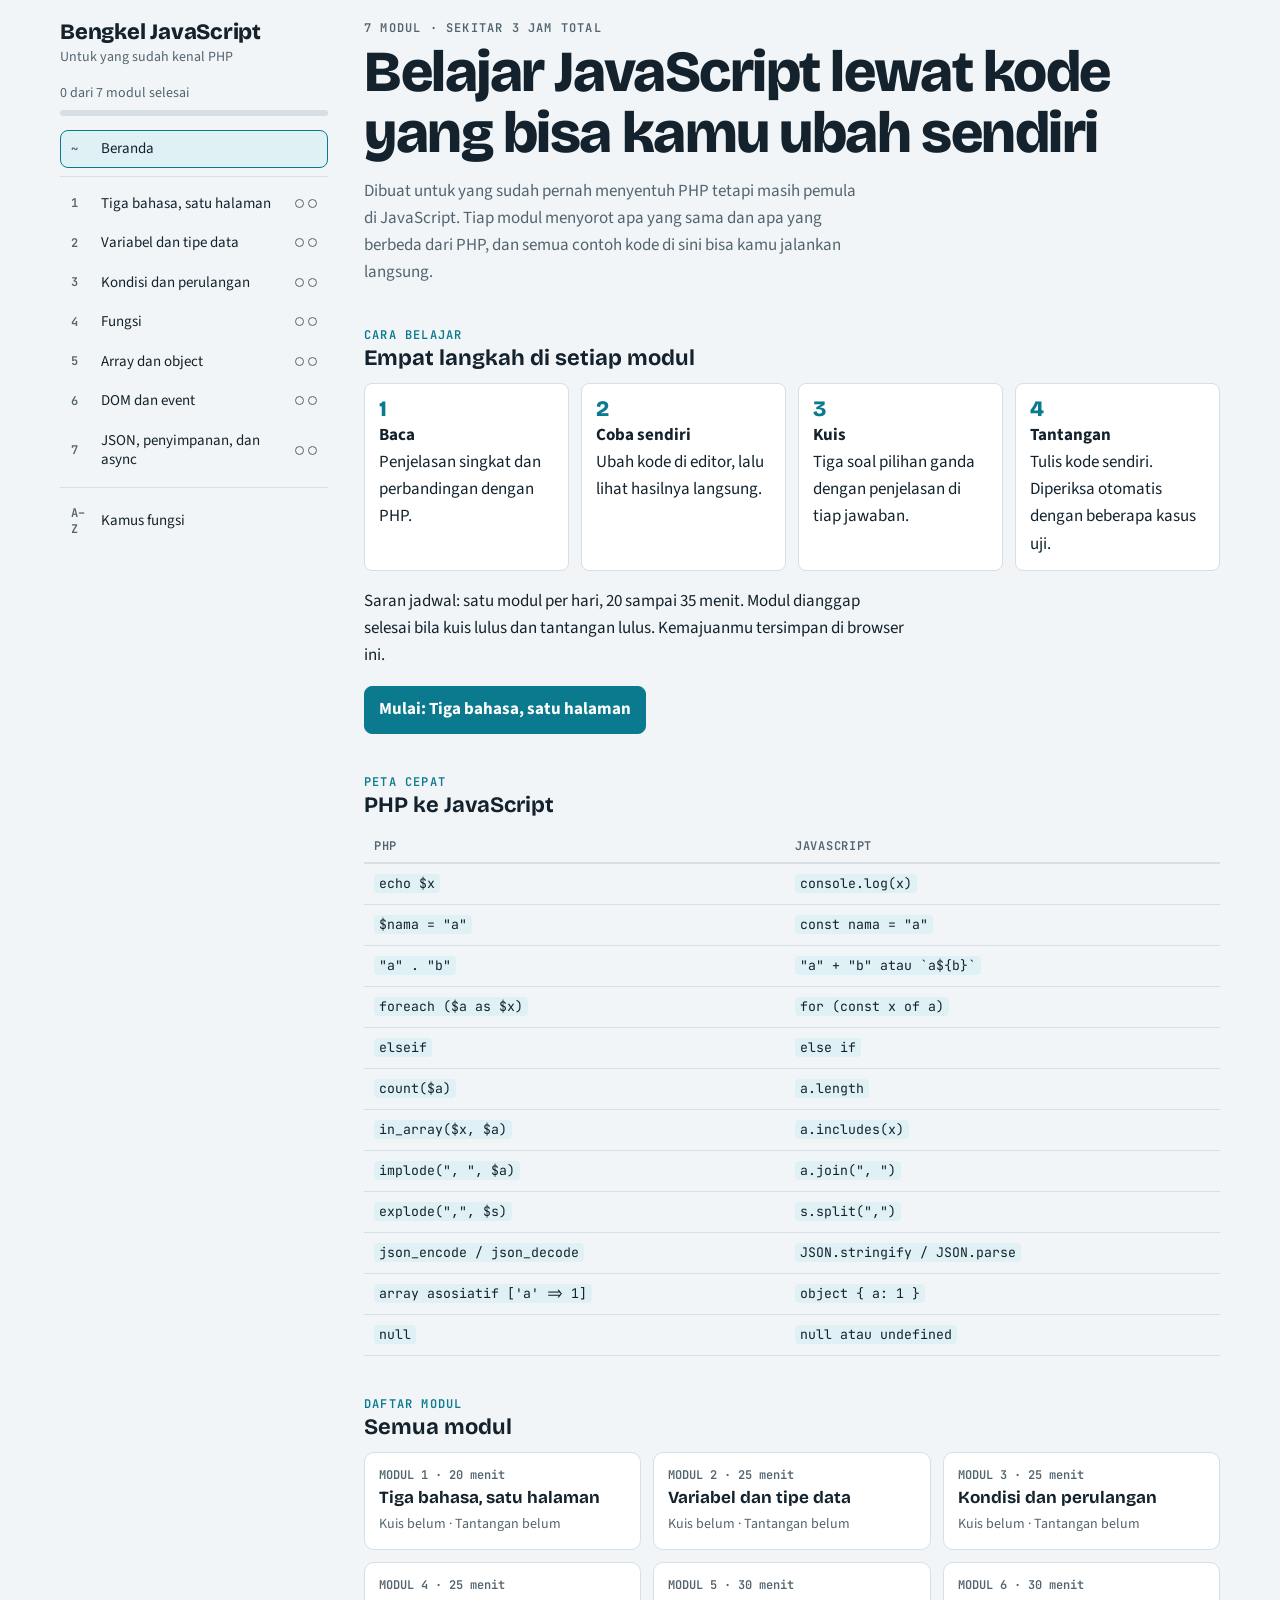
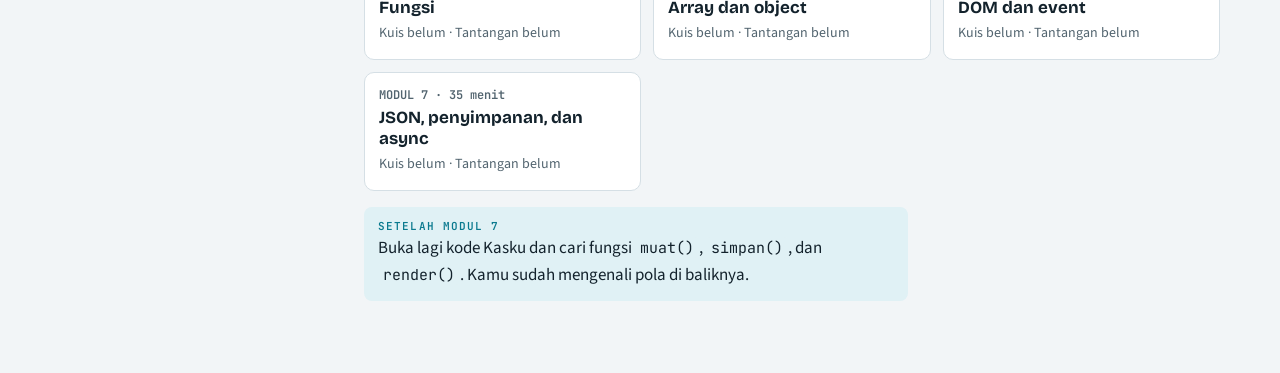
<file: Bengkel JavaScript.html>
<!doctype html><html><head><meta charset=utf8><meta name=viewport content="width=device-width,initial-scale=1,viewport-fit=cover"><style>:root{color-scheme:light;box-sizing:border-box;padding-top:env(safe-area-inset-top,0px);padding-bottom:env(safe-area-inset-bottom,0px)}html{scroll-padding-top:env(safe-area-inset-top,0px)}body{margin:0;padding:0;font:14px -apple-system,BlinkMacSystemFont,sans-serif;background:#fff;color:#000}img{max-width:100%}[hidden]:not([hidden=until-found i]){display:none!important}</style></head><body>
<title>Bengkel JavaScript</title>
<meta name="claude:viewport-fit-sides" content="cover">
<link rel="preconnect" href="https://fonts.googleapis.com">
<link rel="preconnect" href="https://fonts.gstatic.com" crossorigin>
<link rel="stylesheet" href="https://fonts.googleapis.com/css2?family=Bricolage+Grotesque:opsz,wght@12..96,600;12..96,800&family=Source+Sans+3:wght@400;600;700&family=JetBrains+Mono:wght@400;600&display=swap">
<style>
:root{
  /* Layout: menu modul di kiri, satu pelajaran di kanan; blok kode gelap adalah satu-satunya area kontras tinggi */
  --bg:#f2f5f7; --panel:#ffffff; --ink:#13222c; --ink2:#52646f; --garis:#d5dfe5;
  --aksen:#0b7a8f; --aksen-ink:#ffffff; --aksen-lembut:#e0f1f5;
  --kode-bg:#10202a; --kode-ink:#d9e9ef;
  --ok:#157a4b; --ok-bg:#dff3e8; --salah:#b4322f; --salah-bg:#fbe3e1; --peringatan:#8a5a00;
  --php:#5a49b8; --php-bg:#e9e6fa; --js:#8a5a00; --js-bg:#fdf0d2;
  --f-tampil:"Bricolage Grotesque",ui-sans-serif,system-ui,sans-serif;
  --f-isi:"Source Sans 3",ui-sans-serif,system-ui,-apple-system,"Segoe UI",sans-serif;
  --f-kode:"JetBrains Mono",ui-monospace,Menlo,Consolas,monospace;
}
@media (prefers-color-scheme: dark){:root:not([data-theme="light"]){
  --bg:#0d1418; --panel:#141e24; --ink:#e5eef2; --ink2:#94a9b4; --garis:#26363f;
  --aksen:#4cc2d9; --aksen-ink:#04222a; --aksen-lembut:#14323a;
  --kode-bg:#0a1116; --kode-ink:#d4e6ec;
  --ok:#5fd49a; --ok-bg:#12301f; --salah:#ff8a84; --salah-bg:#3a1816; --peringatan:#f0b44a;
  --php:#a99bf0; --php-bg:#231f45; --js:#f0b44a; --js-bg:#36290a; color-scheme:dark}}
:root[data-theme="dark"]{
  --bg:#0d1418; --panel:#141e24; --ink:#e5eef2; --ink2:#94a9b4; --garis:#26363f;
  --aksen:#4cc2d9; --aksen-ink:#04222a; --aksen-lembut:#14323a;
  --kode-bg:#0a1116; --kode-ink:#d4e6ec;
  --ok:#5fd49a; --ok-bg:#12301f; --salah:#ff8a84; --salah-bg:#3a1816; --peringatan:#f0b44a;
  --php:#a99bf0; --php-bg:#231f45; --js:#f0b44a; --js-bg:#36290a; color-scheme:dark}

*{box-sizing:border-box}
body{margin:0;background:var(--bg);color:var(--ink);font-family:var(--f-isi);font-size:17px;line-height:1.6}
button{font:inherit}
:focus-visible{outline:2px solid var(--aksen);outline-offset:2px}
.wrap{padding-block:20px 56px;padding-left:max(16px,env(safe-area-inset-left,0px));padding-right:max(16px,env(safe-area-inset-right,0px))}
.app{display:grid;grid-template-columns:268px minmax(0,1fr);gap:36px;max-width:1160px;margin:0 auto}
.app>*{min-width:0}

/* menu */
nav.menu{position:sticky;top:calc(env(safe-area-inset-top,0px) + 16px);align-self:start;max-height:calc(100vh - 32px);overflow:auto;display:flex;flex-direction:column;gap:14px}
.merek{font:800 22px/1.1 var(--f-tampil);letter-spacing:-.01em;margin:0}
.merek small{display:block;font:400 14px/1.4 var(--f-isi);color:var(--ink2);margin-top:4px;letter-spacing:0}
.kemajuan{font-size:14px;color:var(--ink2)}
.bar{height:6px;border-radius:3px;background:var(--garis);margin-top:6px;overflow:hidden}
.bar i{display:block;height:100%;background:var(--aksen);width:0;transition:width .4s}
.daftar-nav{display:flex;flex-direction:column;gap:2px}
.ni{display:flex;gap:10px;align-items:center;text-align:left;width:100%;padding:8px 10px;border-radius:8px;border:1px solid transparent;background:transparent;color:var(--ink);cursor:pointer}
.ni:hover{background:var(--aksen-lembut)}
.ni[aria-current="page"]{background:var(--aksen-lembut);border-color:var(--aksen)}
.ni .no{font:600 12px var(--f-kode);color:var(--ink2);width:20px;flex:none}
.ni .jd{flex:1;min-width:0;font-size:15px;line-height:1.3}
.ni .st{display:flex;gap:4px;flex:none}
.pt{width:9px;height:9px;border-radius:50%;border:1.5px solid var(--ink2)}
.pt.ya{background:var(--ok);border-color:var(--ok)}
.pisah{border:0;border-top:1px solid var(--garis);margin:6px 0;width:100%}

/* isi */
.eyebrow{font:600 12px var(--f-kode);letter-spacing:.1em;text-transform:uppercase;color:var(--ink2);margin:0 0 6px}
.kepala{display:flex;gap:20px;align-items:flex-end;flex-wrap:wrap;margin-bottom:8px}
.nomor{font:800 clamp(56px,11vw,100px)/.9 var(--f-tampil);color:transparent;-webkit-text-stroke:1.5px var(--aksen);letter-spacing:-.03em}
.kepala h1{margin:0;font:800 clamp(28px,4.4vw,42px)/1.1 var(--f-tampil);letter-spacing:-.02em;text-wrap:balance;flex:1;min-width:min(100%,260px)}
.tujuan{color:var(--ink2);max-width:62ch;margin:10px 0 0}
h2.lg{font:700 22px/1.2 var(--f-tampil);margin:40px 0 12px;display:flex;flex-direction:column;gap:2px;text-wrap:balance}
h2.lg small{font:600 12px var(--f-kode);letter-spacing:.1em;text-transform:uppercase;color:var(--aksen)}
h3{font:700 18px/1.3 var(--f-tampil);margin:26px 0 8px}
p,ul,ol{max-width:68ch}
li{margin:3px 0}
code{font-family:var(--f-kode);font-size:.88em;background:var(--aksen-lembut);padding:1px 5px;border-radius:4px}
pre{margin:0;background:var(--kode-bg);color:var(--kode-ink);padding:12px 14px;border-radius:8px;overflow-x:auto;font:13.5px/1.6 var(--f-kode)}
pre code{background:none;padding:0;font-size:inherit}
.gulung{overflow-x:auto;max-width:100%;margin:12px 0}
table{border-collapse:collapse;width:100%;font-size:15px}
th{text-align:left;font:600 12px var(--f-kode);letter-spacing:.06em;text-transform:uppercase;color:var(--ink2);padding:8px 10px;border-bottom:2px solid var(--garis);white-space:nowrap}
td{padding:8px 10px;border-bottom:1px solid var(--garis);vertical-align:top}
.banding{display:grid;grid-template-columns:repeat(auto-fit,minmax(min(100%,270px),1fr));gap:12px;margin:14px 0}
.banding>div{min-width:0;display:flex;flex-direction:column;gap:6px}
.lbl{align-self:flex-start;font:600 11px var(--f-kode);letter-spacing:.08em;padding:2px 8px;border-radius:4px}
.lbl.php{background:var(--php-bg);color:var(--php)}
.lbl.js{background:var(--js-bg);color:var(--js)}
.catatan{background:var(--aksen-lembut);padding:12px 14px;border-radius:8px;margin:16px 0;max-width:68ch}
.catatan b{display:block;font:600 11px var(--f-kode);letter-spacing:.1em;text-transform:uppercase;color:var(--aksen);margin-bottom:2px}
.catatan p{margin:0}

/* tombol */
.btn{padding:9px 14px;border-radius:8px;border:1px solid var(--garis);background:var(--panel);color:var(--ink);cursor:pointer}
.btn:hover{border-color:var(--aksen)}
.btn.utama{background:var(--aksen);border-color:var(--aksen);color:var(--aksen-ink);font-weight:700}
.btn.kecil{padding:5px 10px;font-size:14px}
.btn[disabled]{opacity:.5;cursor:default}

/* lab kode */
.lab{border:1px solid var(--garis);border-radius:10px;overflow:hidden;background:var(--panel);margin:14px 0}
.lab-bar{display:flex;gap:8px;align-items:center;flex-wrap:wrap;padding:8px 10px;border-bottom:1px solid var(--garis)}
.tagbhs{font:600 11px var(--f-kode);letter-spacing:.08em;text-transform:uppercase;color:var(--ink2)}
.sp{flex:1}
.tip{font-size:13px;color:var(--ink2)}
textarea.kode{display:block;width:100%;background:var(--kode-bg);color:var(--kode-ink);border:0;padding:12px 14px;font:13.5px/1.6 var(--f-kode);resize:vertical;min-height:110px;tab-size:2;white-space:pre;overflow:auto;border-radius:0}
textarea.kode:focus-visible{outline-offset:-2px}
iframe.prev{display:block;width:100%;height:230px;border:0;border-top:1px solid var(--garis);background:#fff}
.out{border-top:1px solid var(--garis);padding:10px 12px;font:13.5px/1.55 var(--f-kode);min-height:42px}
.out .kosong{color:var(--ink2);font-family:var(--f-isi);font-size:14px}
.log .l{white-space:pre-wrap;word-break:break-word}
.log .l.error{color:var(--salah)}
.log .l.warn{color:var(--peringatan)}
.hasiltes{list-style:none;margin:0 0 8px;padding:0;display:grid;gap:6px;font-family:var(--f-isi);font-size:15px;max-width:none}
.hasiltes li{display:flex;gap:8px;margin:0}
.hasiltes .m{font-weight:700;width:16px;flex:none}
.hasiltes small{display:block;color:var(--ink2);font-family:var(--f-kode);font-size:12px}
.ringkas{font:700 15px var(--f-isi);margin:0 0 8px}
.ok{color:var(--ok)} .gagal{color:var(--salah)}

/* kuis */
.soal{margin:0 0 22px}
.tanya{margin:0 0 8px;font-weight:600}
.opsi{display:grid;gap:8px;max-width:68ch}
.opsi button{text-align:left;padding:10px 12px;border:1px solid var(--garis);border-radius:8px;background:var(--panel);color:var(--ink);cursor:pointer}
.opsi button:hover:not([disabled]){border-color:var(--aksen)}
.opsi button.benar{background:var(--ok-bg);border-color:var(--ok)}
.opsi button.salah{background:var(--salah-bg);border-color:var(--salah)}
.opsi button[disabled]{cursor:default;color:var(--ink)}
.penjelasan{margin:8px 0 0;color:var(--ink2);font-size:15px}
.skor{font-weight:700;margin:4px 0 10px}
.petunjuk{margin:10px 0;color:var(--ink2);font-size:15px}
details.kunci{margin-top:12px;max-width:68ch}
details.kunci summary{cursor:pointer;color:var(--aksen);font-weight:600}
details.kunci pre{margin-top:8px}
.lulus{display:inline-block;font:600 12px var(--f-kode);letter-spacing:.06em;padding:3px 9px;border-radius:999px;background:var(--ok-bg);color:var(--ok);margin-left:8px;vertical-align:middle}
.kaki{display:flex;justify-content:space-between;gap:10px;flex-wrap:wrap;margin-top:44px;padding-top:18px;border-top:1px solid var(--garis)}

/* beranda & kamus */
.hero h1{font:800 clamp(34px,6vw,58px)/1.05 var(--f-tampil);letter-spacing:-.025em;margin:0 0 14px;text-wrap:balance}
.langkah-list{display:grid;grid-template-columns:repeat(auto-fit,minmax(min(100%,200px),1fr));gap:12px;list-style:none;padding:0;margin:12px 0;max-width:none;counter-reset:l}
.langkah-list li{counter-increment:l;margin:0;padding:12px 14px;background:var(--panel);border:1px solid var(--garis);border-radius:8px}
.langkah-list li::before{content:counter(l);font:800 22px var(--f-tampil);color:var(--aksen);display:block}
.langkah-list b{display:block}
.kartu-modul{display:grid;grid-template-columns:repeat(auto-fit,minmax(min(100%,250px),1fr));gap:12px;margin:12px 0}
.km{min-width:0;text-align:left;padding:14px;border:1px solid var(--garis);border-radius:10px;background:var(--panel);color:var(--ink);cursor:pointer;display:flex;flex-direction:column;gap:4px}
.km:hover{border-color:var(--aksen)}
.km .k1{font:600 12px var(--f-kode);color:var(--ink2)}
.km .k2{font:700 17px/1.25 var(--f-tampil)}
.km .k3{font-size:14px;color:var(--ink2)}
.cari{width:100%;max-width:420px;padding:9px 12px;border:1px solid var(--garis);border-radius:8px;background:var(--panel);color:var(--ink);font:inherit}
.chips{display:flex;gap:6px;flex-wrap:wrap;margin:12px 0}
.chip{padding:5px 12px;border-radius:999px;border:1px solid var(--garis);background:transparent;color:var(--ink2);cursor:pointer;font-size:14px}
.chip[aria-pressed="true"]{background:var(--aksen-lembut);border-color:var(--aksen);color:var(--ink);font-weight:600}
.kamus{display:flex;flex-direction:column}
.ki{display:grid;grid-template-columns:minmax(150px,210px) minmax(0,1fr);gap:4px 16px;padding:12px 0;border-bottom:1px solid var(--garis)}
.ki>*{min-width:0}
.ki .nm{font:600 14px var(--f-kode);color:var(--aksen);word-break:break-word}
.ki .kt{font:600 11px var(--f-kode);letter-spacing:.08em;text-transform:uppercase;color:var(--ink2);display:block;margin-top:2px}
.ki p{margin:0;max-width:none}
.ki pre{margin-top:6px;font-size:13px}
.ki .ph{font-size:14px;color:var(--ink2);margin-top:6px}

@media (max-width:860px){
  .app{grid-template-columns:minmax(0,1fr);gap:18px}
  nav.menu{position:static;max-height:none}
  .daftar-nav{flex-direction:row;overflow-x:auto;gap:6px;padding-bottom:6px}
  .ni{width:auto;flex:none;border-color:var(--garis);padding:6px 10px}
  .ni .jd{display:none}
  .ni .no{width:auto}
  .pisah{display:none}
  .ki{grid-template-columns:minmax(0,1fr)}
  .tip{display:none}
}
@media (prefers-reduced-motion:reduce){.bar i{transition:none}}
</style>

<div class="wrap"><div class="app">
  <nav class="menu" aria-label="Daftar modul">
    <h1 class="merek">Bengkel JavaScript<small>Untuk yang sudah kenal PHP</small></h1>
    <div class="kemajuan"><span id="kemTeks"></span><div class="bar"><i id="kemBar"></i></div></div>
    <div class="daftar-nav" id="daftarNav"></div>
  </nav>
  <main id="main"></main>
</div></div>

<!-- ============ ISI MODUL ============ -->

<template id="t-m1">
<h2 class="lg"><small>Langkah 1</small>Baca</h2>
<p>Halaman web dibuat dari tiga bahasa yang tugasnya berbeda. Cara mengingatnya: HTML adalah kerangka rumah, CSS adalah cat dan tata ruangnya, JavaScript adalah listrik dan saklarnya.</p>
<table>
<thead><tr><th>Bahasa</th><th>Menjawab</th><th>Contoh</th></tr></thead>
<tbody>
<tr><td><b>HTML</b></td><td>Ada apa saja di halaman?</td><td><code>&lt;button&gt;</code> <code>&lt;table&gt;</code></td></tr>
<tr><td><b>CSS</b></td><td>Bagaimana tampilannya?</td><td><code>color: red;</code></td></tr>
<tr><td><b>JavaScript</b></td><td>Apa yang terjadi saat diklik, dan bagaimana data diolah?</td><td><code>addEventListener</code></td></tr>
</tbody></table>
<div class="catatan"><b>Beda dengan PHP</b><p>PHP berjalan di server dan hasilnya berupa HTML yang dikirim ke browser. JavaScript berjalan di browser setelah halaman sampai, jadi bisa bereaksi pada klik tanpa memuat ulang halaman.</p></div>
<p>Penghubung ketiganya adalah <code>id</code> dan <code>class</code>. HTML memberi nama pada elemen, CSS dan JavaScript memakai nama itu untuk menunjuknya.</p>
<p>Di file sungguhan, JavaScript biasanya dipasang di akhir halaman, atau dengan <code>defer</code> supaya elemen sudah ada saat kode berjalan:</p>
<pre><code>&lt;script src="script.js" defer&gt;&lt;/script&gt;</code></pre>

<h2 class="lg"><small>Langkah 2</small>Coba sendiri</h2>
<p>Editor di bawah berisi halaman kecil lengkap dengan HTML, CSS, dan JavaScript. Hasilnya tampil langsung di bawah editor. Klik tombol di pratinjau, lalu ubah kodenya.</p>
<textarea class="lat" data-mode="html">
<style>
  h1 { color: #0b7a8f; }
  button { padding: 8px 14px; }
</style>

<h1 id="judul">Halo, dunia</h1>
<button id="tombol">Klik aku</button>

<script>
  const judul = document.getElementById("judul");
  const tombol = document.getElementById("tombol");

  tombol.addEventListener("click", function () {
    judul.textContent = "Tombol sudah diklik";
  });
</script>
</textarea>
<h3>Eksperimen</h3>
<ul>
<li>Ganti <code>#0b7a8f</code> dengan <code>tomato</code>, lalu tekan Jalankan.</li>
<li>Ubah teks di dalam tanda kutip pada <code>textContent</code>.</li>
<li>Tambahkan tombol kedua dengan id lain dan buat klik-nya mengubah judul menjadi teks berbeda.</li>
</ul>
<div class="catatan"><b>Bila halaman macet</b><p>Perulangan yang tidak pernah berhenti bisa membekukan halaman ini. Muat ulang halaman bila itu terjadi.</p></div>
</template>

<template id="t-m2">
<h2 class="lg"><small>Langkah 1</small>Baca</h2>
<p>Variabel adalah kotak bernama untuk menyimpan nilai. Di JavaScript tidak ada tanda <code>$</code>, tetapi kamu harus memilih <code>const</code> atau <code>let</code> saat membuatnya.</p>
<div class="banding">
<div><span class="lbl php">PHP</span><pre><code>$nama = "Rina";
$umur = 21;
echo "Halo " . $nama;</code></pre></div>
<div><span class="lbl js">JAVASCRIPT</span><pre><code>const nama = "Rina";
let umur = 21;
console.log("Halo " + nama);</code></pre></div>
</div>
<ul>
<li><code>const</code>: nilainya tidak boleh diganti. Jadikan ini pilihan awal.</li>
<li><code>let</code>: nilainya boleh berubah. Pakai bila memang perlu diubah.</li>
<li><code>var</code>: cara lama. Sebaiknya dihindari.</li>
</ul>
<p>Untuk menyisipkan variabel ke dalam teks, pakai backtick dan <code>${...}</code>. Ini padanan <code>"Halo $nama"</code> di PHP.</p>
<table>
<thead><tr><th>Tipe</th><th>Contoh</th><th>Catatan</th></tr></thead>
<tbody>
<tr><td>string</td><td><code>"teks"</code></td><td>Boleh tanda kutip ganda, tunggal, atau backtick</td></tr>
<tr><td>number</td><td><code>42</code> <code>3.14</code></td><td>Bilangan bulat dan desimal sama-sama number</td></tr>
<tr><td>boolean</td><td><code>true</code> <code>false</code></td><td>Huruf kecil semua</td></tr>
<tr><td>null / undefined</td><td><code>null</code></td><td><code>undefined</code> berarti belum diberi nilai</td></tr>
<tr><td>object / array</td><td><code>{ a: 1 }</code> <code>[1, 2]</code></td><td>Array termasuk object. Object mirip array asosiatif PHP</td></tr>
</tbody></table>

<h2 class="lg"><small>Langkah 2</small>Coba sendiri</h2>
<p>Tebak dulu hasil tiap baris sebelum menekan Jalankan, lalu cocokkan.</p>
<textarea class="lat" data-mode="js">
const nama = "Rina";
let umur = 21;
umur = umur + 1;

console.log(nama, umur);
console.log(typeof nama);
console.log(typeof umur);
console.log(`Halo, ${nama}! Tahun depan kamu ${umur + 1}.`);

// Tiga hal yang sering mengejutkan
console.log("5" + 3);
console.log("5" - 3);
console.log(0.1 + 0.2);
</textarea>
<p>Satu lagi, tentang nilai kosong dan tipe object:</p>
<textarea class="lat" data-mode="js">
let a;
const b = null;
const orang = { nama: "Rina", umur: 21 };

console.log(a);
console.log(b);
console.log(orang.nama);
console.log(orang.alamat);
console.log(typeof [1, 2, 3]);
console.log(Array.isArray([1, 2, 3]));
</textarea>
<div class="catatan"><b>Beda dengan PHP</b><p>Tanda <code>+</code> di JavaScript menjumlahkan angka sekaligus menggabungkan teks. PHP memakai <code>.</code> untuk menggabungkan. Saat salah satu sisinya teks, hasilnya digabung: <code>"5" + 3</code> menjadi <code>"53"</code>.</p></div>
</template>

<template id="t-m3">
<h2 class="lg"><small>Langkah 1</small>Baca</h2>
<p>Kondisi memilih jalan, perulangan mengulang pekerjaan. Bentuknya mirip PHP, dengan beberapa perbedaan kecil.</p>
<div class="banding">
<div><span class="lbl php">PHP</span><pre><code>if ($n >= 80) {
} elseif ($n >= 70) {
} else {
}

foreach ($buah as $b) {
}</code></pre></div>
<div><span class="lbl js">JAVASCRIPT</span><pre><code>if (n >= 80) {
} else if (n >= 70) {
} else {
}

for (const b of buah) {
}</code></pre></div>
</div>
<p>Untuk membandingkan, pakai <code>===</code> (sama nilai dan tipe), bukan <code>==</code>. Operator <code>==</code> mengubah tipe diam-diam dan sering memberi hasil tak terduga.</p>
<p>Bentuk singkat untuk memilih antara dua nilai disebut ternary: <code>nilai &gt;= 75 ? "Lulus" : "Remedi"</code>.</p>
<div class="catatan"><b>Beda dengan PHP</b><p>Nilai yang dianggap salah (falsy) di JavaScript: <code>false</code>, <code>0</code>, <code>""</code>, <code>null</code>, <code>undefined</code>, <code>NaN</code>. Teks <code>"0"</code> dan array kosong <code>[]</code> dianggap benar. Di PHP keduanya dianggap salah.</p></div>

<h2 class="lg"><small>Langkah 2</small>Coba sendiri</h2>
<textarea class="lat" data-mode="js">
const nilai = 74;

if (nilai >= 80) {
  console.log("A");
} else if (nilai >= 70) {
  console.log("B");
} else {
  console.log("C");
}

for (let i = 1; i <= 3; i++) {
  console.log("Putaran ke-" + i);
}

const buah = ["apel", "jeruk", "mangga"];
for (const b of buah) {
  console.log(b.toUpperCase());
}

console.log(nilai >= 75 ? "Lulus" : "Remedi");
</textarea>
<p>Sekarang uji tebakanmu soal perbandingan dan nilai benar atau salah:</p>
<textarea class="lat" data-mode="js">
console.log(0 == "0");
console.log(0 === "0");
console.log(Boolean("0"));
console.log(Boolean([]));
console.log(Boolean(""));
console.log(null ?? "cadangan");
</textarea>
<h3>Eksperimen</h3>
<ul>
<li>Ubah <code>nilai</code> menjadi 85, lalu 55, dan amati hasilnya.</li>
<li>Ubah <code>i &lt;= 3</code> menjadi <code>i &lt;= 6</code>.</li>
<li>Operator <code>??</code> memberi nilai cadangan hanya bila sisi kirinya <code>null</code> atau <code>undefined</code>. Coba isi sisi kirinya dengan <code>0</code>.</li>
</ul>
</template>

<template id="t-m4">
<h2 class="lg"><small>Langkah 1</small>Baca</h2>
<p>Fungsi adalah blok kode yang diberi nama supaya bisa dipakai berulang. Ada dua cara menulisnya.</p>
<div class="banding">
<div><span class="lbl php">PHP</span><pre><code>function tambah($a, $b) {
  return $a + $b;
}

$kali = fn($a, $b) => $a * $b;</code></pre></div>
<div><span class="lbl js">JAVASCRIPT</span><pre><code>function tambah(a, b) {
  return a + b;
}

const kali = (a, b) => a * b;</code></pre></div>
</div>
<ul>
<li><b>Deklarasi biasa</b>: <code>function nama() {}</code>.</li>
<li><b>Arrow function</b>: <code>(a, b) =&gt; a * b</code>. Bila hanya satu ekspresi, <code>return</code> boleh dihilangkan. Ini bentuk yang paling sering muncul di <code>map</code>, <code>filter</code>, dan event.</li>
<li><b>Parameter bawaan</b>: <code>function sapa(nama = "teman")</code> dipakai bila argumen tidak diberikan.</li>
<li>Fungsi tanpa <code>return</code> menghasilkan <code>undefined</code>.</li>
</ul>
<p>Hal yang membuat JavaScript terasa berbeda: fungsi adalah nilai biasa. Fungsi boleh disimpan di variabel dan dikirim ke fungsi lain. Fungsi yang dikirim itu sering disebut <i>callback</i>.</p>

<h2 class="lg"><small>Langkah 2</small>Coba sendiri</h2>
<textarea class="lat" data-mode="js">
function tambah(a, b) {
  return a + b;
}
const kali = (a, b) => a * b;
const sapa = (nama = "teman") => "Halo, " + nama + "!";

console.log(tambah(2, 3));
console.log(kali(4, 5));
console.log(sapa());
console.log(sapa("Rina"));
</textarea>
<p>Fungsi sebagai nilai, dan variabel di luar fungsi:</p>
<textarea class="lat" data-mode="js">
function hitungPajak(harga, hitung) {
  return hitung(harga);
}
const pajak10 = (harga) => harga * 0.1;
console.log(hitungPajak(100000, pajak10));

let total = 0;
function tambahTotal(x) {
  total = total + x;
}
tambahTotal(5);
tambahTotal(7);
console.log(total);
</textarea>
<div class="catatan"><b>Pola yang akan sering kamu lihat</b><p><code>data.filter((d) =&gt; d.jenis === "masuk")</code> mengirim sebuah fungsi kecil sebagai callback. Modul berikutnya memakainya terus.</p></div>
</template>

<template id="t-m5">
<h2 class="lg"><small>Langkah 1</small>Baca</h2>
<p>Hampir semua data nyata berbentuk daftar objek, misalnya daftar transaksi atau daftar tugas. Object menyimpan pasangan nama dan nilai, array menyimpan urutan. Di PHP, object mirip array asosiatif.</p>
<table>
<thead><tr><th>Method</th><th>Fungsinya</th><th>Padanan PHP</th></tr></thead>
<tbody>
<tr><td><code>push(x)</code></td><td>Tambah di akhir</td><td><code>$a[] = $x</code></td></tr>
<tr><td><code>map(fn)</code></td><td>Ubah tiap item, hasilnya array baru</td><td><code>array_map</code></td></tr>
<tr><td><code>filter(fn)</code></td><td>Ambil item yang memenuhi syarat</td><td><code>array_filter</code></td></tr>
<tr><td><code>find(fn)</code></td><td>Ambil satu item pertama yang cocok</td><td>loop + <code>break</code></td></tr>
<tr><td><code>reduce(fn, awal)</code></td><td>Gabungkan jadi satu nilai, misalnya total</td><td><code>array_reduce</code></td></tr>
<tr><td><code>includes(x)</code></td><td>Apakah x ada di array?</td><td><code>in_array</code></td></tr>
<tr><td><code>join(", ")</code></td><td>Gabung jadi teks</td><td><code>implode</code></td></tr>
</tbody></table>

<h2 class="lg"><small>Langkah 2</small>Coba sendiri</h2>
<p>Daftar transaksi kecil, mirip data di aplikasi Kasku. Perhatikan bahwa <code>map</code>, <code>filter</code>, dan <code>find</code> tidak mengubah array aslinya.</p>
<textarea class="lat" data-mode="js">
const transaksi = [
  { ket: "Penjualan A", jenis: "masuk", jumlah: 12500 },
  { ket: "Sewa toko", jenis: "keluar", jumlah: 3000 },
  { ket: "Penjualan B", jenis: "masuk", jumlah: 15200 }
];

const nama = transaksi.map((t) => t.ket);
const pemasukan = transaksi.filter((t) => t.jenis === "masuk");
const total = pemasukan.reduce((jumlah, t) => jumlah + t.jumlah, 0);
const sewa = transaksi.find((t) => t.ket === "Sewa toko");

console.log(nama);
console.log(pemasukan.length);
console.log(total);
console.log(sewa);
</textarea>
<textarea class="lat" data-mode="js">
const angka = [5, 3, 10, 1];
angka.push(7);
angka.sort((a, b) => a - b);
console.log(angka);
console.log(angka.includes(10));
console.log(angka.join(" | "));

const { ket, jumlah } = { ket: "Kopi", jumlah: 15000 };
console.log(ket, jumlah);

const baru = [...angka, 99];
console.log(baru);
</textarea>
<div class="catatan"><b>Jebakan</b><p><code>sort()</code> tanpa fungsi pembanding mengurutkan sebagai teks, jadi <code>[10, 9, 1]</code> menjadi <code>[1, 10, 9]</code>. Untuk angka, selalu pakai <code>sort((a, b) =&gt; a - b)</code>.</p></div>
<h3>Eksperimen</h3>
<ul>
<li>Hapus <code>(a, b) =&gt; a - b</code> dari <code>sort</code> dan lihat urutan yang salah.</li>
<li>Buat <code>filter</code> untuk transaksi dengan jumlah di atas 10000.</li>
<li>Ganti <code>0</code> di <code>reduce</code> menjadi <code>1000</code>. Apa yang berubah?</li>
</ul>
</template>

<template id="t-m6">
<h2 class="lg"><small>Langkah 1</small>Baca</h2>
<p>DOM adalah gambaran halaman HTML yang bisa diubah oleh JavaScript. Hampir semua aplikasi web memakai pola yang sama: ambil elemen, pasang event, ubah elemen saat event terjadi.</p>
<table>
<thead><tr><th>Kebutuhan</th><th>Kode</th></tr></thead>
<tbody>
<tr><td>Ambil satu elemen</td><td><code>document.querySelector("#id")</code></td></tr>
<tr><td>Ambil banyak elemen</td><td><code>document.querySelectorAll(".kelas")</code></td></tr>
<tr><td>Ubah teks</td><td><code>el.textContent = "..."</code></td></tr>
<tr><td>Baca isi kolom input</td><td><code>input.value</code></td></tr>
<tr><td>Tambah atau cabut class</td><td><code>el.classList.toggle("aktif")</code></td></tr>
<tr><td>Membuat elemen baru</td><td><code>document.createElement("li")</code>, lalu <code>induk.appendChild(li)</code></td></tr>
<tr><td>Bereaksi pada aksi</td><td><code>el.addEventListener("click", fungsi)</code></td></tr>
</tbody></table>
<div class="catatan"><b>Aman atau tidak</b><p><code>textContent</code> memperlakukan isinya sebagai teks biasa. <code>innerHTML</code> memperlakukannya sebagai HTML, sehingga berbahaya bila isinya berasal dari pengguna. Itu sebabnya Kasku memakai fungsi <code>aman()</code> sebelum memasukkan teks ke <code>innerHTML</code>.</p></div>

<h2 class="lg"><small>Langkah 2</small>Coba sendiri</h2>
<p>Daftar belanja kecil. Ketik barang, tekan Tambah, lalu klik sebuah barang untuk menandainya.</p>
<textarea class="lat" data-mode="html">
<style>
  body { font-family: system-ui, sans-serif; }
  li { margin: 4px 0; cursor: pointer; }
  .merah { color: #c0392b; font-weight: 700; }
</style>

<h2>Daftar belanja</h2>
<input id="isi" placeholder="Tulis barang...">
<button id="tambah">Tambah</button>
<ul id="daftar"></ul>

<script>
  const isi = document.querySelector("#isi");
  const daftar = document.querySelector("#daftar");

  document.querySelector("#tambah").addEventListener("click", () => {
    const teks = isi.value.trim();
    if (teks === "") return;

    const li = document.createElement("li");
    li.textContent = teks;
    li.addEventListener("click", () => li.classList.toggle("merah"));
    daftar.appendChild(li);
    isi.value = "";
  });
</script>
</textarea>
<h3>Eksperimen</h3>
<ul>
<li>Tambahkan tombol Hapus semua yang mengosongkan <code>daftar.innerHTML</code>.</li>
<li>Ubah class <code>merah</code> menjadi warna lain di CSS.</li>
<li>Tampilkan jumlah barang di sebuah <code>&lt;p&gt;</code> yang diperbarui setiap kali barang ditambah.</li>
</ul>
</template>

<template id="t-m7">
<h2 class="lg"><small>Langkah 1</small>Baca</h2>
<p>Tiga hal terakhir yang membuat aplikasi seperti Kasku bisa bekerja:</p>
<ul>
<li><b>JSON</b>: format teks untuk data. <code>JSON.stringify(data)</code> mengubah data menjadi teks (seperti <code>json_encode</code>), <code>JSON.parse(teks)</code> mengembalikannya (seperti <code>json_decode</code>).</li>
<li><b>localStorage</b>: penyimpanan kecil di browser. Hanya bisa menyimpan teks, jadi datanya dibungkus JSON.</li>
<li><b>async / await</b>: cara menunggu pekerjaan yang butuh waktu tanpa membekukan halaman.</li>
</ul>
<p><code>JSON.parse</code> akan melempar error bila teksnya rusak, jadi dibungkus <code>try / catch</code>. Pola ini persis ada di fungsi <code>muat()</code> milik Kasku.</p>

<h2 class="lg"><small>Langkah 2</small>Coba sendiri</h2>
<textarea class="lat" data-mode="js">
const data = [{ ket: "Kopi", jumlah: 15000 }];
const teks = JSON.stringify(data);
console.log(teks);
console.log(typeof teks);

const kembali = JSON.parse(teks);
console.log(kembali[0].ket);

try {
  JSON.parse("bukan json{");
} catch (e) {
  console.log("Gagal membaca:", e.name);
}
</textarea>
<div class="catatan"><b>Tentang penyimpanan di sini</b><p>Di area latihan ini, <code>localStorage</code> hanya bertahan selama satu kali Jalankan. Di situs milikmu sendiri, datanya tersimpan sampai dihapus.</p></div>
<textarea class="lat" data-mode="js">
localStorage.setItem("kasku", JSON.stringify([1, 2, 3]));
const isi = JSON.parse(localStorage.getItem("kasku"));
console.log(isi);
console.log(localStorage.getItem("tidak-ada"));
</textarea>
<p>Urutan pada <code>async</code> sering membingungkan. Perhatikan baris mana yang muncul lebih dulu:</p>
<textarea class="lat" data-mode="js">
function tunggu(ms) {
  return new Promise((selesai) => setTimeout(selesai, ms));
}

async function main() {
  console.log("mulai");
  await tunggu(800);
  console.log("800 ms kemudian");
}

main();
console.log("baris ini muncul lebih dulu");
</textarea>

<h3>Proyek penutup: pencatat tugas</h3>
<p>Ini semua pola dari modul sebelumnya dalam satu aplikasi kecil: muat, simpan, tampilkan, dengarkan event. Baca urutannya dari atas, lalu ubah-ubah.</p>
<textarea class="lat" data-mode="html">
<style>
  body { font-family: system-ui, sans-serif; }
  li { margin: 4px 0; cursor: pointer; }
  .selesai { text-decoration: line-through; color: #777; }
</style>

<h2>Tugas</h2>
<input id="isi" placeholder="Tugas baru">
<button id="tambah">Tambah</button>
<ul id="daftar"></ul>

<script>
  const KUNCI = "tugas";

  // 1. Muat data (aman bila kosong atau rusak)
  function muat() {
    try { return JSON.parse(localStorage.getItem(KUNCI)) || []; }
    catch (e) { return []; }
  }
  let tugas = muat();

  // 2. Simpan data
  function simpan() {
    localStorage.setItem(KUNCI, JSON.stringify(tugas));
  }

  // 3. Tampilkan data ke halaman
  function render() {
    const daftar = document.getElementById("daftar");
    daftar.innerHTML = "";
    tugas.forEach((t) => {
      const li = document.createElement("li");
      li.textContent = t.teks;
      li.className = t.selesai ? "selesai" : "";
      li.addEventListener("click", () => {
        t.selesai = !t.selesai;
        simpan();
        render();
      });
      daftar.appendChild(li);
    });
  }

  // 4. Dengarkan event, ubah data, simpan, tampilkan ulang
  document.getElementById("tambah").addEventListener("click", () => {
    const isi = document.getElementById("isi");
    if (isi.value.trim() === "") return;
    tugas.push({ teks: isi.value.trim(), selesai: false });
    simpan();
    render();
    isi.value = "";
  });

  render();
</script>
</textarea>
<h3>Tambahan untuk dicoba sendiri</h3>
<ul>
<li>Tombol hapus untuk tiap tugas, memakai <code>filter</code> untuk membuang satu item.</li>
<li>Penghitung "3 dari 5 selesai", memakai <code>filter</code> dan <code>length</code>.</li>
<li>Tombol yang hanya menampilkan tugas yang belum selesai.</li>
</ul>
</template>

<!-- ============ SKRIP ============ -->
<script>
(function(){
"use strict";

/* ---------- Data modul ---------- */
const MODUL=[
{id:"m1",judul:"Tiga bahasa, satu halaman",waktu:"20 menit",
 tujuan:"Membedakan tugas HTML, CSS, dan JavaScript, lalu mengubah ketiganya dalam satu halaman kecil.",
 kuis:[
  {t:`Bagian mana yang mengatur warna dan jarak di halaman?`,o:["HTML","CSS","JavaScript"],b:1,j:`CSS mengatur tampilan. HTML menentukan isi, JavaScript menentukan perilaku.`},
  {t:`Di mana kode JavaScript halaman web biasanya berjalan?`,o:["Di server, seperti PHP","Di browser pengguna","Di database"],b:1,j:`JavaScript berjalan di browser setelah halaman sampai. PHP berjalan di server sebelum halaman dikirim.`},
  {t:`Apa yang dipakai CSS dan JavaScript untuk menunjuk sebuah elemen HTML?`,o:[`<code>id</code> atau <code>class</code>`,"Nomor baris","Nama file"],b:0,j:`id dan class adalah nama panggilan elemen. Keduanya bisa dipakai oleh CSS maupun JavaScript.`}
 ],
 tantangan:{judul:"Merah dan menyapa",mode:"html",
  perintah:`Buat judul <code>h1</code> berwarna merah dengan CSS, lalu isi paragraf <code>#sapa</code> dengan teks <code>Halo, belajar!</code> lewat JavaScript.`,
  mulai:`<style>
  /* 1. Buat judul menjadi merah */
  h1 { }
</style>

<h1>Latihan pertama</h1>
<p id="sapa"></p>

<script>
  // 2. Isi paragraf #sapa dengan teks: Halo, belajar!
<\/script>`,
  petunjuk:`Di CSS, tulis <code>color: red;</code> di dalam kurung kurawal. Di JavaScript, ambil elemennya dengan <code>document.getElementById("sapa")</code> lalu isi <code>textContent</code>-nya.`,
  kunci:`h1 { color: red; }

document.getElementById("sapa").textContent = "Halo, belajar!";`,
  tes:`cek("Judul h1 berwarna merah",function(){return getComputedStyle(document.querySelector("h1")).color==="rgb(255, 0, 0)"});
cek('Paragraf #sapa berisi "Halo, belajar!"',function(){return document.getElementById("sapa").textContent.trim()==="Halo, belajar!"});`}},

{id:"m2",judul:"Variabel dan tipe data",waktu:"25 menit",
 tujuan:"Memakai const dan let, mengenali tipe data, dan menyusun teks dengan template literal.",
 kuis:[
  {t:`Mana yang tidak boleh diberi nilai baru setelah dibuat?`,o:[`<code>let</code>`,`<code>const</code>`,`Keduanya boleh`],b:1,j:`const mengunci nilainya. Pakai const sebagai pilihan awal, let hanya bila nilai memang akan berubah.`},
  {t:`Apa hasil <code>"5" + 3</code>?`,o:[`<code>8</code>`,`<code>"53"</code>`,`Error`],b:1,j:`Bila salah satu sisi berupa teks, tanda + menggabungkan. Hasilnya teks "53".`},
  {t:`Cara menyisipkan variabel <code>nama</code> ke dalam teks, padanan <code>"Halo $nama"</code> di PHP:`,o:[`<code>"Halo $nama"</code>`,"`Halo, ${nama}`",`<code>"Halo " . nama</code>`],b:1,j:`Template literal memakai backtick dan \${...}. Tanda $ saja tidak berfungsi di tanda kutip biasa.`}
 ],
 tantangan:{judul:"Perkenalan diri",mode:"js",
  perintah:`Lengkapi fungsi <code>perkenalan(nama, umur)</code> agar mengembalikan teks seperti <code>Halo, Rina! Umur kamu 21 tahun.</code>`,
  mulai:`function perkenalan(nama, umur) {
  // kembalikan teks sesuai contoh
}

console.log(perkenalan("Rina", 21));`,
  petunjuk:`Pakai template literal dengan backtick dan <code>\${nama}</code>, lalu <code>return</code> hasilnya. Spasi dan tanda baca harus sama persis.`,
  kunci:`function perkenalan(nama, umur) {
  return \`Halo, \${nama}! Umur kamu \${umur} tahun.\`;
}`,
  tes:`cek('perkenalan("Rina", 21) menghasilkan teks yang benar',function(){return perkenalan("Rina",21)==="Halo, Rina! Umur kamu 21 tahun."});
cek('perkenalan("Budi", 30) menghasilkan teks yang benar',function(){return perkenalan("Budi",30)==="Halo, Budi! Umur kamu 30 tahun."});`}},

{id:"m3",judul:"Kondisi dan perulangan",waktu:"25 menit",
 tujuan:"Memilih jalan dengan if, mengulang dengan for, dan memahami perbedaan === dengan ==.",
 kuis:[
  {t:`Operator perbandingan yang disarankan:`,o:[`<code>==</code>`,`<code>===</code>`,`<code>=</code>`],b:1,j:`=== membandingkan nilai dan tipe sekaligus. == mengubah tipe diam-diam. = adalah penugasan, bukan perbandingan.`},
  {t:`Mana yang dianggap benar (truthy) di JavaScript?`,o:[`<code>0</code>`,`<code>""</code>`,`<code>"0"</code>`],b:2,j:`Teks "0" tidak kosong, jadi dianggap benar. Ini berbeda dari PHP, tempat "0" dianggap salah.`},
  {t:`Cara menjalankan perulangan untuk setiap isi array <code>buah</code>:`,o:[`<code>foreach ($buah as $b)</code>`,`<code>for (const b of buah)</code>`,`<code>for b in buah do</code>`],b:1,j:`for...of mengambil tiap nilai dari array. foreach adalah milik PHP.`}
 ],
 tantangan:{judul:"Nilai huruf",mode:"js",
  perintah:`Lengkapi <code>nilaiHuruf(n)</code>: 80 ke atas menghasilkan <code>"A"</code>, 70 sampai 79 <code>"B"</code>, 60 sampai 69 <code>"C"</code>, di bawah 60 <code>"D"</code>.`,
  mulai:`function nilaiHuruf(n) {
  // kembalikan "A", "B", "C", atau "D"
}

console.log(nilaiHuruf(74));`,
  petunjuk:`Periksa dari yang tertinggi: <code>if (n &gt;= 80) return "A";</code> lalu lanjutkan dengan <code>else if</code> untuk batas berikutnya.`,
  kunci:`function nilaiHuruf(n) {
  if (n >= 80) return "A";
  if (n >= 70) return "B";
  if (n >= 60) return "C";
  return "D";
}`,
  tes:`var kasus=[[95,"A"],[80,"A"],[79,"B"],[70,"B"],[69,"C"],[60,"C"],[59,"D"],[0,"D"]];
kasus.forEach(function(k){cek("nilaiHuruf("+k[0]+') menghasilkan "'+k[1]+'"',function(){return nilaiHuruf(k[0])===k[1]})});`}},

{id:"m4",judul:"Fungsi",waktu:"25 menit",
 tujuan:"Menulis fungsi dengan dua cara, memakai parameter bawaan, dan memahami fungsi sebagai nilai.",
 kuis:[
  {t:`Arrow function yang setara dengan <code>function kali(a, b) { return a * b; }</code>:`,o:[`<code>const kali = (a, b) =&gt; a * b;</code>`,`<code>const kali = a, b =&gt; a * b;</code>`,`<code>kali(a, b) =&gt; a * b</code>`],b:0,j:`Parameter ditulis dalam kurung, diikuti =>, lalu ekspresinya. Untuk satu ekspresi, return boleh dihilangkan.`},
  {t:`Apa yang dikembalikan fungsi yang tidak punya <code>return</code>?`,o:[`<code>0</code>`,`<code>null</code>`,`<code>undefined</code>`],b:2,j:`Tanpa return, fungsi menghasilkan undefined. Lupa menulis return adalah salah satu kesalahan paling umum.`},
  {t:`Untuk apa <code>diskon = 0</code> pada <code>function hitung(harga, diskon = 0)</code>?`,o:["Memaksa diskon selalu 0",`Memberi nilai bawaan bila argumen tidak diisi`,`Mengunci agar diskon tidak bisa diganti`],b:1,j:`Parameter bawaan dipakai hanya bila argumen tidak dikirim atau bernilai undefined.`}
 ],
 tantangan:{judul:"Hitung total belanja",mode:"js",
  perintah:`Lengkapi <code>hitungTotal(harga, jumlah, diskon = 0)</code>. Totalnya adalah harga dikali jumlah, dikurangi diskon dalam persen.`,
  mulai:`function hitungTotal(harga, jumlah, diskon = 0) {
  // harga x jumlah, lalu kurangi diskon (dalam persen)
}

console.log(hitungTotal(10000, 3, 10));`,
  petunjuk:`Hitung dulu <code>const kotor = harga * jumlah;</code>, lalu hasilnya <code>kotor - kotor * diskon / 100</code>.`,
  kunci:`function hitungTotal(harga, jumlah, diskon = 0) {
  const kotor = harga * jumlah;
  return kotor - kotor * diskon / 100;
}`,
  tes:`cek("hitungTotal(10000, 3) tanpa diskon = 30000",function(){return hitungTotal(10000,3)===30000});
cek("hitungTotal(10000, 3, 10) = 27000",function(){return hitungTotal(10000,3,10)===27000});
cek("hitungTotal(2500, 4, 50) = 5000",function(){return hitungTotal(2500,4,50)===5000});`}},

{id:"m5",judul:"Array dan object",waktu:"30 menit",
 tujuan:"Mengolah daftar data dengan map, filter, find, dan reduce, seperti yang dilakukan Kasku pada daftar transaksi.",
 kuis:[
  {t:`Method mana yang mengubah tiap item dan menghasilkan array baru?`,o:[`<code>filter</code>`,`<code>map</code>`,`<code>find</code>`],b:1,j:`map mengubah tiap item. filter menyaring item, find mengambil satu item.`},
  {t:`Untuk apa angka <code>0</code> pada <code>reduce((j, t) =&gt; j + t.jumlah, 0)</code>?`,o:["Nilai awal penjumlahan","Jumlah item yang diambil","Indeks item pertama"],b:0,j:`Argumen kedua reduce adalah nilai awal. Tanpa itu, array kosong akan menimbulkan error.`},
  {t:`Apa hasil <code>filter</code> bila tidak ada item yang cocok?`,o:[`<code>null</code>`,`<code>undefined</code>`,`Array kosong <code>[]</code>`],b:2,j:`filter selalu mengembalikan array. Bila tidak ada yang cocok, array itu kosong. Sebaliknya find mengembalikan undefined.`}
 ],
 tantangan:{judul:"Total pemasukan",mode:"js",
  perintah:`Lengkapi <code>totalPemasukan(daftar)</code> agar menjumlahkan <code>jumlah</code> dari transaksi berjenis <code>"masuk"</code> saja.`,
  mulai:`function totalPemasukan(daftar) {
  // saring yang "masuk", lalu jumlahkan
}

const contoh = [
  { jenis: "masuk", jumlah: 12500 },
  { jenis: "keluar", jumlah: 3000 },
  { jenis: "masuk", jumlah: 15200 }
];
console.log(totalPemasukan(contoh));`,
  petunjuk:`Gabungkan dua method: <code>daftar.filter(...)</code> dilanjutkan <code>.reduce(..., 0)</code>.`,
  kunci:`function totalPemasukan(daftar) {
  return daftar
    .filter((t) => t.jenis === "masuk")
    .reduce((jumlah, t) => jumlah + t.jumlah, 0);
}`,
  tes:`var a=[{jenis:"masuk",jumlah:12500},{jenis:"keluar",jumlah:3000},{jenis:"masuk",jumlah:15200}];
cek("Contoh tiga transaksi menghasilkan 27700",function(){return totalPemasukan(a)===27700});
cek("Array kosong menghasilkan 0",function(){return totalPemasukan([])===0});
cek("Hanya pengeluaran menghasilkan 0",function(){return totalPemasukan([{jenis:"keluar",jumlah:500}])===0});
cek("Array asli tidak berubah",function(){totalPemasukan(a);return a.length===3});`}},

{id:"m6",judul:"DOM dan event",waktu:"30 menit",
 tujuan:"Mengambil elemen, memasang event klik, dan mengubah isi halaman dari JavaScript.",
 kuis:[
  {t:`Mana yang aman dipakai untuk menampilkan teks yang diketik pengguna?`,o:[`<code>textContent</code>`,`<code>innerHTML</code>`,`Keduanya sama aman`],b:0,j:`textContent memperlakukan isinya sebagai teks biasa. innerHTML memproses HTML sehingga bisa disusupi kode berbahaya.`},
  {t:`Argumen pertama <code>addEventListener</code> untuk klik adalah:`,o:[`<code>"onclick"</code>`,`<code>"click"</code>`,`<code>"press"</code>`],b:1,j:`Nama event ditulis tanpa awalan "on": click, input, submit, keydown.`},
  {t:`<code>document.querySelectorAll(".chip")</code> mengembalikan:`,o:["Satu elemen","Kumpulan elemen yang bisa di-loop","Teks"],b:1,j:`Hasilnya berupa daftar elemen. Gunakan forEach atau for...of untuk memprosesnya satu per satu.`}
 ],
 tantangan:{judul:"Penghitung klik",mode:"html",
  perintah:`Setiap klik pada tombol <b>Tambah</b> harus menaikkan angka di <code>#angka</code> sebanyak satu.`,
  mulai:`<button id="tambah">Tambah</button>
<p>Hitungan: <span id="angka">0</span></p>

<script>
  const tombol = document.getElementById("tambah");
  const angka = document.getElementById("angka");
  let hitungan = 0;

  // Saat tombol diklik: tambah hitungan, lalu tampilkan di #angka
<\/script>`,
  petunjuk:`Pasang <code>tombol.addEventListener("click", () =&gt; { ... })</code>. Di dalamnya, naikkan <code>hitungan</code> lalu isi <code>angka.textContent</code>.`,
  kunci:`tombol.addEventListener("click", () => {
  hitungan++;
  angka.textContent = hitungan;
});`,
  tes:`var t=document.getElementById("tambah"),a=document.getElementById("angka");
cek("Awalnya angka menunjukkan 0",function(){return a.textContent.trim()==="0"});
t.click();t.click();t.click();
cek("Setelah 3 klik, angka menunjukkan 3",function(){return a.textContent.trim()==="3"});`}},

{id:"m7",judul:"JSON, penyimpanan, dan async",waktu:"35 menit",
 tujuan:"Menyimpan data sebagai JSON, membacanya dengan aman, dan memahami urutan kode async. Ditutup dengan satu aplikasi kecil.",
 kuis:[
  {t:`<code>JSON.stringify(data)</code> menghasilkan:`,o:["Object baru","Teks","Array"],b:1,j:`stringify mengubah data menjadi teks, setara json_encode di PHP. Teks inilah yang bisa disimpan di localStorage.`},
  {t:`Mengapa <code>JSON.parse</code> dibungkus <code>try / catch</code>?`,o:["Supaya lebih cepat","Karena teks yang rusak akan menimbulkan error","Karena wajib secara sintaks"],b:1,j:`Bila teksnya bukan JSON yang sah, parse melempar error. try/catch memungkinkan aplikasi memakai nilai cadangan.`},
  {t:`Apa arti <code>await</code> di dalam fungsi <code>async</code>?`,o:["Menunggu hasil tanpa membekukan halaman","Menghentikan seluruh program","Mengulang fungsi"],b:0,j:`await menjeda fungsi itu saja sampai hasilnya siap. Bagian lain dari halaman tetap berjalan.`}
 ],
 tantangan:{judul:"Baca JSON dengan aman",mode:"js",
  perintah:`Lengkapi <code>muatAman(teks, cadangan)</code>: kembalikan hasil <code>JSON.parse(teks)</code>. Bila teks rusak, atau hasilnya <code>null</code>, kembalikan <code>cadangan</code>.`,
  mulai:`function muatAman(teks, cadangan) {
  // pakai try / catch
}

console.log(muatAman('[1,2]', []));`,
  petunjuk:`Taruh <code>JSON.parse</code> di dalam <code>try</code>. Di <code>catch</code>, kembalikan cadangan. Jangan lupa kasus hasil <code>null</code> (misalnya teks <code>"null"</code> atau <code>null</code> itu sendiri).`,
  kunci:`function muatAman(teks, cadangan) {
  try {
    const hasil = JSON.parse(teks);
    return hasil === null ? cadangan : hasil;
  } catch (e) {
    return cadangan;
  }
}`,
  tes:`cek("Teks sah dibaca dengan benar",function(){return JSON.stringify(muatAman('{"a":1}',{}))==='{"a":1}'});
cek("Array sah dibaca dengan benar",function(){return JSON.stringify(muatAman('[1,2]',[]))==='[1,2]'});
cek("Teks rusak mengembalikan cadangan",function(){return JSON.stringify(muatAman('rusak{',["x"]))==='["x"]'});
cek("Nilai null mengembalikan cadangan",function(){return JSON.stringify(muatAman(null,["x"]))==='["x"]'});`}}
];

/* ---------- Kamus ---------- */
const KAMUS=[
["DOM",'document.querySelector("#id")',"Ambil satu elemen pertama yang cocok dengan selector CSS.",'const t = document.querySelector("#tombol");',"getElementById, tidak ada padanan langsung"],
["DOM","document.querySelectorAll(sel)","Ambil semua elemen yang cocok. Hasilnya bisa di-loop.",'document.querySelectorAll(".chip").forEach((c) => c.classList.remove("aktif"));',""],
["DOM","el.textContent","Baca atau ubah teks elemen sebagai teks biasa. Aman untuk input pengguna.",'el.textContent = "Halo";',"echo htmlspecialchars($x)"],
["DOM","el.innerHTML","Baca atau ubah isi elemen sebagai HTML. Jangan isi dengan input pengguna tanpa dibersihkan.",'el.innerHTML = "<b>Tebal</b>";',"echo $html"],
["DOM","el.classList.add / remove / toggle","Menambah, mencabut, atau membalik class CSS.",'el.classList.toggle("aktif");',""],
["DOM","el.addEventListener(event, fn)","Menjalankan fungsi setiap kali event terjadi.",'tombol.addEventListener("click", () => { ... });',""],
["DOM","document.createElement(tag)","Membuat elemen baru. Pasang ke halaman dengan appendChild.",'const li = document.createElement("li");\nlist.appendChild(li);',""],
["DOM","input.value","Isi kolom input atau select, selalu berupa teks.",'const n = Number(input.value);',"$_POST['nama']"],
["Array","arr.push(x)","Tambah item di akhir array.",'daftar.push({ ket: "Kopi" });',"$a[] = $x;  array_push"],
["Array","arr.map(fn)","Ubah tiap item dan hasilkan array baru.",'angka.map((n) => n * 2);',"array_map"],
["Array","arr.filter(fn)","Ambil item yang memenuhi syarat. Hasilnya selalu array.",'angka.filter((n) => n > 5);',"array_filter"],
["Array","arr.find(fn)","Ambil item pertama yang cocok, atau undefined.",'daftar.find((d) => d.id === 3);',"loop + break"],
["Array","arr.reduce(fn, awal)","Gabungkan semua item menjadi satu nilai.",'angka.reduce((a, n) => a + n, 0);',"array_reduce, array_sum"],
["Array","arr.forEach(fn)","Jalankan sesuatu untuk tiap item. Tidak menghasilkan nilai.",'daftar.forEach((d) => console.log(d.ket));',"foreach"],
["Array","arr.sort(fn)","Urutkan array. Untuk angka wajib beri fungsi pembanding.",'angka.sort((a, b) => a - b);',"sort, usort"],
["Array","arr.includes(x)","Apakah x ada di array?",'["a", "b"].includes("a");',"in_array"],
["Array","arr.join(pemisah)","Gabungkan item menjadi satu teks.",'["a", "b"].join(", ");',"implode"],
["Array","arr.slice(awal, akhir)","Ambil sebagian array tanpa mengubah aslinya.",'daftar.slice(0, 6);',"array_slice"],
["Array","arr.length","Jumlah item di array.",'daftar.length;',"count($a)"],
["Teks","str.length","Jumlah karakter.",'"halo".length;',"strlen"],
["Teks","str.includes(x)","Apakah teks memuat x?",'"penjualan".includes("jual");',"str_contains"],
["Teks","str.split(pemisah)","Pecah teks menjadi array.",'"a,b,c".split(",");',"explode"],
["Teks","str.trim()","Buang spasi di awal dan akhir.",'"  halo ".trim();',"trim"],
["Teks","str.toUpperCase() / toLowerCase()","Ubah huruf besar atau kecil.",'"halo".toUpperCase();',"strtoupper, strtolower"],
["Teks","str.replace(a, b)","Ganti kemunculan pertama a dengan b.",'"a-b".replace("-", " ");',"str_replace"],
["Teks","str.padStart(n, isi)","Tambah karakter di depan sampai panjangnya n.",'String(7).padStart(2, "0");',"str_pad"],
["Angka","Number(x) / parseInt / parseFloat","Ubah teks menjadi angka.",'Number("42");',"intval, floatval"],
["Angka","n.toFixed(d)","Bulatkan ke d desimal, hasilnya teks.",'(3.14159).toFixed(2);',"number_format"],
["Angka","n.toLocaleString(\"id-ID\")","Format angka sesuai kebiasaan lokal.",'(1250000).toLocaleString("id-ID");',"number_format"],
["Angka","Math.round / floor / ceil","Pembulatan.",'Math.round(2.5);',"round, floor, ceil"],
["Angka","Math.max / Math.min","Nilai terbesar atau terkecil.",'Math.max(3, 9, 4);',"max, min"],
["Angka","Math.random()","Angka acak antara 0 dan 1.",'Math.floor(Math.random() * 10);',"rand, random_int"],
["Lain-lain","console.log(...)","Tampilkan nilai di Console untuk memeriksa kode.",'console.log(data);',"var_dump, echo"],
["Lain-lain","JSON.stringify(x)","Ubah data menjadi teks JSON.",'JSON.stringify({ a: 1 });',"json_encode"],
["Lain-lain","JSON.parse(teks)","Ubah teks JSON menjadi data. Error bila teks rusak.",'JSON.parse("[1,2]");',"json_decode"],
["Lain-lain","localStorage.setItem / getItem","Simpan dan baca teks di browser. Dibungkus JSON untuk data kompleks.",'localStorage.setItem("k", "v");\nlocalStorage.getItem("k");',"$_SESSION, cookie"],
["Lain-lain","setTimeout(fn, ms) / setInterval","Jalankan fungsi sekali setelah jeda, atau berulang.",'setTimeout(() => console.log("hi"), 500);',"sleep (berbeda sifatnya)"],
["Lain-lain","fetch(url)","Mengambil data dari server atau API. Mengembalikan Promise.",'const res = await fetch(url);\nconst data = await res.json();',"file_get_contents, curl"],
["Lain-lain","Object.keys(obj)","Daftar nama properti sebuah object.",'Object.keys({ a: 1, b: 2 });',"array_keys"],
["Lain-lain","new Date()","Tanggal dan waktu saat ini.",'new Date().getFullYear();',"date(), time()"]
];

const PETA=[
["echo $x","console.log(x)"],["$nama = \"a\"","const nama = \"a\""],["\"a\" . \"b\"","\"a\" + \"b\"  atau  `a${b}`"],
["foreach ($a as $x)","for (const x of a)"],["elseif","else if"],["count($a)","a.length"],
["in_array($x, $a)","a.includes(x)"],["implode(\", \", $a)","a.join(\", \")"],["explode(\",\", $s)","s.split(\",\")"],
["json_encode / json_decode","JSON.stringify / JSON.parse"],["array asosiatif ['a' => 1]","object { a: 1 }"],["null","null atau undefined"]
];

/* ---------- Util ---------- */
const $=(s,r)=>(r||document).querySelector(s);
const $$=(s,r)=>Array.from((r||document).querySelectorAll(s));
function h(tag,cls,html){const e=document.createElement(tag);if(cls)e.className=cls;if(html!=null)e.innerHTML=html;return e}
function esc(t){return String(t).replace(/[&<>"]/g,c=>({"&":"&amp;","<":"&lt;",">":"&gt;",'"':"&quot;"}[c]))}

/* ---------- Kemajuan (localStorage opsional) ---------- */
let S={};
try{S=JSON.parse(localStorage.getItem("bengkelJS")||"{}")||{}}catch(e){S={}}
function simpanS(){try{localStorage.setItem("bengkelJS",JSON.stringify(S))}catch(e){}}
function st(id){return S[id]||(S[id]={kuis:0,tan:false})}
function selesaiModul(id){const s=st(id);return s.kuis>=2&&s.tan}

/* ---------- Penjalan kode (iframe terisolasi) ---------- */
function hookFn(id){
  var hasil=[],galat=null;
  function fmt(x){
    if(typeof x==="string")return x;
    if(x instanceof Error)return x.name+": "+x.message;
    if(typeof x==="function")return String(x);
    if(x===undefined)return "undefined";
    if(typeof x==="number"||typeof x==="boolean"||typeof x==="bigint")return String(x);
    try{var s=JSON.stringify(x);return s===undefined?String(x):s}catch(e){return String(x)}
  }
  function kirim(t,v,extra){try{var m={lat:id,t:t,v:v};if(extra)m.galat=extra;parent.postMessage(m,"*")}catch(e){}}
  ["log","info","warn","error"].forEach(function(k){
    console[k]=function(){kirim(k==="info"?"log":k,[].slice.call(arguments).map(fmt).join(" "))};
  });
  window.addEventListener("error",function(e){galat=e.message||"Error";kirim("error",galat)});
  window.addEventListener("unhandledrejection",function(e){var r=e.reason;kirim("error","Promise ditolak: "+(r&&r.message?r.message:fmt(r)))});
  window.cek=function(n,f){var ok=false,p="";try{ok=!!f()}catch(e){p=e.name+": "+e.message}hasil.push({n:n,ok:ok,p:p})};
  window.selesai=function(){kirim("tes",hasil,galat||"")};
  try{localStorage.getItem("x")}catch(e){
    var m={};
    try{Object.defineProperty(window,"localStorage",{configurable:true,value:{
      getItem:function(k){return Object.prototype.hasOwnProperty.call(m,k)?m[k]:null},
      setItem:function(k,v){m[k]=String(v)},
      removeItem:function(k){delete m[k]},
      clear:function(){m={}}}})}catch(e2){}
  }
}
function bangun(kode,mode,id,tes){
  const hook="<script>("+hookFn.toString()+")("+JSON.stringify(id)+");<\/script>";
  const tesTag=tes?"<script>try{"+tes+"}catch(e){cek('Kode pengujian berjalan',function(){return false})}selesai();<\/script>":"";
  const kepala='<!doctype html><html><head><meta charset="utf-8">';
  if(mode==="html")return kepala+"<style>body{font-family:system-ui,sans-serif;margin:12px;color:#13222c;background:#fff}</style>"+hook+"</head><body>"+kode+tesTag+"</body></html>";
  return kepala+hook+"</head><body><script>"+kode+"\n<\/script>"+tesTag+"</body></html>";
}

const labs={};
let seq=0;
window.addEventListener("message",function(e){
  const d=e.data;if(!d||typeof d!=="object"||!d.lat)return;
  const L=labs[d.lat];if(!L||e.source!==L.ifr.contentWindow)return;
  L.onMsg(d);
});

function buatLab(o){
  const id="lab"+(++seq),el=h("div","lab");
  const label=o.mode==="html"?"HTML + CSS + JS":"JavaScript";
  el.innerHTML='<div class="lab-bar"><span class="tagbhs">'+label+'</span><span class="sp"></span><span class="tip">Ctrl+Enter untuk menjalankan</span>'+
    '<button type="button" class="btn kecil" data-a="reset">Kembalikan awal</button>'+
    '<button type="button" class="btn utama kecil" data-a="run">'+(o.tes?"Periksa jawaban":"Jalankan")+'</button></div>'+
    '<textarea class="kode" id="'+id+'-kode" spellcheck="false" autocapitalize="off" autocomplete="off" aria-label="Editor kode"></textarea>'+
    '<iframe '+(o.mode==="html"?'class="prev"':'hidden')+' sandbox="allow-scripts" title="'+(o.mode==="html"?"Pratinjau hasil":"Penjalan kode")+'"></iframe>'+
    '<div class="out" aria-live="polite"></div>';
  const ta=$("textarea",el),ifr=$("iframe",el),out=$(".out",el);
  const awal=o.kode.replace(/^\n/,"").replace(/\s+$/,"");
  ta.value=awal;
  ta.rows=Math.max(5,Math.min(24,awal.split("\n").length+1));
  let timer=0,sudah=false,logEl=null,gagalKe=0;

  function kosong(){out.innerHTML='<span class="kosong">'+(o.tes?"Tekan Periksa jawaban untuk menguji kodemu.":(o.mode==="html"?"Pesan console akan muncul di sini.":"Tekan Jalankan untuk melihat hasil."))+'</span>'}
  function tampilTes(d){
    const list=d.v||[],lulus=list.length>0&&list.every(x=>x.ok)&&!d.galat;
    const ringkas=h("p","ringkas "+(lulus?"ok":"gagal"),lulus?"Semua pengujian lulus.":(list.filter(x=>x.ok).length+" dari "+list.length+" pengujian lulus."));
    const ul=h("ul","hasiltes");
    list.forEach(x=>{ul.append(h("li",null,'<span class="m '+(x.ok?"ok":"gagal")+'">'+(x.ok?"✓":"✗")+'</span><span>'+esc(x.n)+(x.p?'<small>'+esc(x.p)+'</small>':'')+'</span>'))});
    out.prepend(ul);out.prepend(ringkas);
    if(lulus)gagalKe=0;else gagalKe++;
    if(o.onHasil)o.onHasil(lulus,gagalKe);
  }
  function jalan(){
    out.innerHTML='<div class="log"></div>';logEl=$(".log",out);sudah=false;clearTimeout(timer);
    ifr.srcdoc=bangun(ta.value,o.mode,id,o.tes);
    if(o.tes){timer=setTimeout(()=>{if(!sudah){const p=h("p","ringkas gagal","Tidak ada respons dari kode. Periksa apakah ada perulangan yang tidak pernah berhenti, lalu muat ulang halaman.");out.prepend(p)}},6000)}
    else if(o.mode==="js"){timer=setTimeout(()=>{if(!logEl.childNodes.length)out.innerHTML='<span class="kosong">Kode berjalan tanpa keluaran. Gunakan console.log untuk menampilkan nilai.</span>'},1200)}
  }
  labs[id]={ifr:ifr,onMsg:function(d){
    if(d.t==="tes"){sudah=true;clearTimeout(timer);tampilTes(d);return}
    if(!logEl||!logEl.isConnected){out.innerHTML='<div class="log"></div>';logEl=$(".log",out)}
    logEl.append(h("div","l "+d.t,esc(d.v)));
  }};
  el.addEventListener("click",ev=>{
    const b=ev.target.closest("button[data-a]");if(!b)return;
    if(b.dataset.a==="run")jalan();
    else{ta.value=awal;clearTimeout(timer);kosong()}
  });
  let bebas=false;
  ta.addEventListener("keydown",ev=>{
    if((ev.ctrlKey||ev.metaKey)&&ev.key==="Enter"){ev.preventDefault();jalan();return}
    if(ev.key==="Escape"){bebas=true;return}
    if(ev.key==="Tab"&&!ev.shiftKey&&!bebas){ev.preventDefault();ta.setRangeText("  ",ta.selectionStart,ta.selectionEnd,"end")}
    else if(ev.key!=="Tab"&&ev.key!=="Shift")bebas=false;
  });
  ta.addEventListener("blur",()=>{bebas=false});
  kosong();
  if(!o.tes)setTimeout(jalan,0);
  return el;
}

/* ---------- Komponen pelajaran ---------- */
function judulLangkah(n,t){return h("h2","lg","<small>Langkah "+n+"</small>"+t)}

function buatKuis(m){
  const s=st(m.id),box=h("section","blok");
  box.append(judulLangkah(3,"Kuis cepat"));
  box.append(h("p",null,"Pilih satu jawaban untuk tiap soal. Kuis dianggap lulus bila minimal 2 dari "+m.kuis.length+" benar."+(s.kuis>=2?'<span class="lulus">LULUS · skor terbaik '+s.kuis+'/'+m.kuis.length+'</span>':'')));
  let benar=0,terjawab=0;
  const skor=h("p","skor");skor.setAttribute("aria-live","polite");
  m.kuis.forEach((q,qi)=>{
    const d=h("div","soal");
    d.append(h("p","tanya","<b>"+(qi+1)+".</b> "+q.t));
    const op=h("div","opsi"),pj=h("p","penjelasan");pj.hidden=true;pj.innerHTML=q.j;
    q.o.forEach((txt,oi)=>{
      const b=h("button",null,txt);b.type="button";
      b.addEventListener("click",()=>{
        $$("button",op).forEach((x,xi)=>{x.disabled=true;if(xi===q.b)x.classList.add("benar")});
        if(oi===q.b)benar++;else b.classList.add("salah");
        pj.hidden=false;terjawab++;
        if(terjawab===m.kuis.length){
          skor.textContent="Skor kamu: "+benar+" dari "+m.kuis.length+(benar>=2?". Kuis lulus.":". Ulangi kuis untuk lulus.");
          if(benar>s.kuis){s.kuis=benar;simpanS()}
          perbaruiNav();
          const u=h("button","btn kecil","Ulangi kuis");u.type="button";
          u.addEventListener("click",()=>box.replaceWith(buatKuis(m)));
          skor.after(u);
        }
      });
      op.append(b);
    });
    d.append(op,pj);box.append(d);
  });
  box.append(skor);
  return box;
}

function buatTantangan(m){
  const c=m.tantangan,s=st(m.id),box=h("section","blok");
  box.append(judulLangkah(4,"Tantangan"));
  const jd=h("p",null,"<b>"+c.judul+".</b> "+c.perintah+(s.tan?'<span class="lulus">SUDAH LULUS</span>':""));
  box.append(jd);
  const kunciBox=h("details","kunci");kunciBox.hidden=true;
  kunciBox.innerHTML="<summary>Lihat contoh jawaban</summary><pre><code></code></pre>";
  $("code",kunciBox).textContent=c.kunci;
  const lab=buatLab({kode:c.mulai,mode:c.mode,tes:c.tes,onHasil:function(lulus,gagal){
    if(lulus){
      if(!s.tan){s.tan=true;simpanS()}
      if(!$(".lulus",jd))jd.append(h("span","lulus","LULUS"));
      perbaruiNav();
    }else if(gagal>=2){kunciBox.hidden=false}
  }});
  box.append(lab);
  const pt=h("p","petunjuk");pt.hidden=true;pt.innerHTML="<b>Petunjuk:</b> "+c.petunjuk;
  const bp=h("button","btn kecil","Tampilkan petunjuk");bp.type="button";
  bp.addEventListener("click",()=>{pt.hidden=!pt.hidden;bp.textContent=pt.hidden?"Tampilkan petunjuk":"Sembunyikan petunjuk"});
  box.append(bp,pt,kunciBox);
  return box;
}

/* ---------- Tampilan ---------- */
let aktif="home";
function tampil(id){
  aktif=id;S._akhir=id;simpanS();
  Object.keys(labs).forEach(k=>delete labs[k]);
  const main=$("#main");main.innerHTML="";
  if(id==="home")tampilHome(main);
  else if(id==="kamus")tampilKamus(main);
  else tampilModul(main,id);
  perbaruiNav();
  window.scrollTo(0,0);
}

function tampilModul(main,id){
  const idx=MODUL.findIndex(x=>x.id===id),m=MODUL[idx];
  const kepala=h("header","kepala");
  kepala.innerHTML='<div class="nomor" aria-hidden="true">'+String(idx+1).padStart(2,"0")+'</div><div style="flex:1;min-width:min(100%,260px)"><p class="eyebrow">Modul '+(idx+1)+' dari '+MODUL.length+' · '+m.waktu+'</p><h1>'+m.judul+'</h1></div>';
  main.append(kepala,h("p","tujuan",m.tujuan));
  const isi=h("section","isi");
  isi.append(document.getElementById("t-"+id).content.cloneNode(true));
  main.append(isi);
  $$("textarea.lat",isi).forEach(ta=>ta.replaceWith(buatLab({kode:ta.value,mode:ta.dataset.mode||"js"})));
  $$("table",isi).forEach(t=>{const g=h("div","gulung");t.replaceWith(g);g.append(t)});
  main.append(buatKuis(m),buatTantangan(m));
  const kaki=h("div","kaki");
  const prev=idx>0?MODUL[idx-1]:null,next=idx<MODUL.length-1?MODUL[idx+1]:null;
  const bp=h("button","btn",prev?"← "+prev.judul:"← Beranda");bp.type="button";bp.addEventListener("click",()=>tampil(prev?prev.id:"home"));
  const bn=h("button","btn utama",next?next.judul+" →":"Buka kamus fungsi →");bn.type="button";bn.addEventListener("click",()=>tampil(next?next.id:"kamus"));
  kaki.append(bp,bn);main.append(kaki);
}

function tampilHome(main){
  const hero=h("header","hero");
  hero.innerHTML='<p class="eyebrow">7 modul · sekitar 3 jam total</p><h1>Belajar JavaScript lewat kode yang bisa kamu ubah sendiri</h1><p class="tujuan">Dibuat untuk yang sudah pernah menyentuh PHP tetapi masih pemula di JavaScript. Tiap modul menyorot apa yang sama dan apa yang berbeda dari PHP, dan semua contoh kode di sini bisa kamu jalankan langsung.</p>';
  main.append(hero);
  main.append(h("h2","lg","<small>Cara belajar</small>Empat langkah di setiap modul"));
  main.append(h("ol","langkah-list",
    "<li><b>Baca</b>Penjelasan singkat dan perbandingan dengan PHP.</li>"+
    "<li><b>Coba sendiri</b>Ubah kode di editor, lalu lihat hasilnya langsung.</li>"+
    "<li><b>Kuis</b>Tiga soal pilihan ganda dengan penjelasan di tiap jawaban.</li>"+
    "<li><b>Tantangan</b>Tulis kode sendiri. Diperiksa otomatis dengan beberapa kasus uji.</li>"));
  main.append(h("p",null,"Saran jadwal: satu modul per hari, 20 sampai 35 menit. Modul dianggap selesai bila kuis lulus dan tantangan lulus. Kemajuanmu tersimpan di browser ini."));
  const lanjut=MODUL.find(m=>!selesaiModul(m.id));
  const bm=h("button","btn utama",lanjut?(MODUL.some(m=>selesaiModul(m.id))?"Lanjutkan: ":"Mulai: ")+lanjut.judul:"Buka kamus fungsi");bm.type="button";
  bm.addEventListener("click",()=>tampil(lanjut?lanjut.id:"kamus"));
  main.append(bm);

  main.append(h("h2","lg","<small>Peta cepat</small>PHP ke JavaScript"));
  const t=h("table");t.innerHTML="<thead><tr><th>PHP</th><th>JavaScript</th></tr></thead><tbody>"+PETA.map(r=>"<tr><td><code>"+esc(r[0])+"</code></td><td><code>"+esc(r[1])+"</code></td></tr>").join("")+"</tbody>";
  const g=h("div","gulung");g.append(t);main.append(g);

  main.append(h("h2","lg","<small>Daftar modul</small>Semua modul"));
  const grid=h("div","kartu-modul");
  MODUL.forEach((m,i)=>{
    const b=h("button","km");b.type="button";
    const s=st(m.id);
    b.innerHTML='<span class="k1">MODUL '+(i+1)+' · '+m.waktu+'</span><span class="k2">'+m.judul+'</span><span class="k3">'+(selesaiModul(m.id)?"Selesai":"Kuis "+(s.kuis>=2?"lulus":"belum")+" · Tantangan "+(s.tan?"lulus":"belum"))+'</span>';
    b.addEventListener("click",()=>tampil(m.id));grid.append(b);
  });
  main.append(grid);
  main.append(h("div","catatan","<b>Setelah modul 7</b><p>Buka lagi kode Kasku dan cari fungsi <code>muat()</code>, <code>simpan()</code>, dan <code>render()</code>. Kamu sudah mengenali pola di baliknya.</p>"));
}

function tampilKamus(main){
  const hero=h("header","hero");
  hero.innerHTML='<p class="eyebrow">Referensi</p><h1>Kamus fungsi</h1><p class="tujuan">Fungsi yang paling sering dipakai, lengkap dengan contoh dan padanannya di PHP.</p>';
  main.append(hero);
  const cari=h("input","cari");cari.id="cariKamus";cari.type="search";cari.placeholder="Cari fungsi, misalnya filter atau JSON";cari.setAttribute("aria-label","Cari fungsi");
  const bungkusCari=h("div");bungkusCari.append(cari);main.append(bungkusCari);
  const kats=["Semua","DOM","Array","Teks","Angka","Lain-lain"];let kat="Semua";
  const chips=h("div","chips");
  kats.forEach(k=>{const c=h("button","chip",k);c.type="button";c.setAttribute("aria-pressed",k===kat?"true":"false");
    c.addEventListener("click",()=>{kat=k;$$(".chip",chips).forEach(x=>x.setAttribute("aria-pressed",x===c?"true":"false"));isi()});chips.append(c)});
  main.append(chips);
  const daftar=h("div","kamus");main.append(daftar);
  function isi(){
    const q=cari.value.trim().toLowerCase();daftar.innerHTML="";let n=0;
    KAMUS.forEach(r=>{
      if(kat!=="Semua"&&r[0]!==kat)return;
      if(q&&!(r[1]+" "+r[2]+" "+r[4]).toLowerCase().includes(q))return;
      n++;
      const it=h("div","ki");
      const kiri=h("div");kiri.append(h("span","nm",esc(r[1])),h("span","kt",r[0]));
      const kanan=h("div");kanan.append(h("p",null,esc(r[2])));
      const pre=h("pre");const code=h("code");code.textContent=r[3];pre.append(code);kanan.append(pre);
      if(r[4])kanan.append(h("p","ph","Di PHP: <code>"+esc(r[4])+"</code>"));
      it.append(kiri,kanan);daftar.append(it);
    });
    if(!n)daftar.append(h("p",null,"Tidak ada fungsi yang cocok. Coba kata lain."));
  }
  cari.addEventListener("input",isi);isi();
}

/* ---------- Menu ---------- */
function bangunNav(){
  const w=$("#daftarNav");w.innerHTML="";
  function item(id,no,judul,titik){
    const b=h("button","ni");b.type="button";b.dataset.id=id;
    b.innerHTML='<span class="no">'+no+'</span><span class="jd">'+judul+'</span>'+(titik?'<span class="st" aria-hidden="true"><i class="pt" title="Kuis"></i><i class="pt" title="Tantangan"></i></span>':"");
    b.addEventListener("click",()=>tampil(id));w.append(b);
  }
  item("home","~","Beranda",false);
  w.append(h("hr","pisah"));
  MODUL.forEach((m,i)=>item(m.id,String(i+1),m.judul,true));
  w.append(h("hr","pisah"));
  item("kamus","A–Z","Kamus fungsi",false);
}
function perbaruiNav(){
  let total=0;
  MODUL.forEach(m=>{const s=st(m.id);total+=(s.kuis>=2?.5:0)+(s.tan?.5:0)});
  const sel=MODUL.filter(m=>selesaiModul(m.id)).length;
  $("#kemTeks").textContent=sel+" dari "+MODUL.length+" modul selesai";
  $("#kemBar").style.width=Math.round(total/MODUL.length*100)+"%";
  $$(".ni").forEach(b=>{
    if(b.dataset.id===aktif)b.setAttribute("aria-current","page");else b.removeAttribute("aria-current");
    const s=S[b.dataset.id];const pts=$$(".pt",b);
    if(pts.length){pts[0].classList.toggle("ya",!!s&&s.kuis>=2);pts[1].classList.toggle("ya",!!s&&!!s.tan)}
  });
}

/* ---------- Mulai ---------- */
bangunNav();
let awal="home";
try{const hs=(location.hash||"").slice(1);if(hs&&(MODUL.some(m=>m.id===hs)||hs==="kamus"||hs==="home"))awal=hs;
 else if(S._akhir&&(MODUL.some(m=>m.id===S._akhir)||S._akhir==="kamus"))awal=S._akhir}catch(e){}
tampil(awal);
})();
</script>

</body></html>
</file>
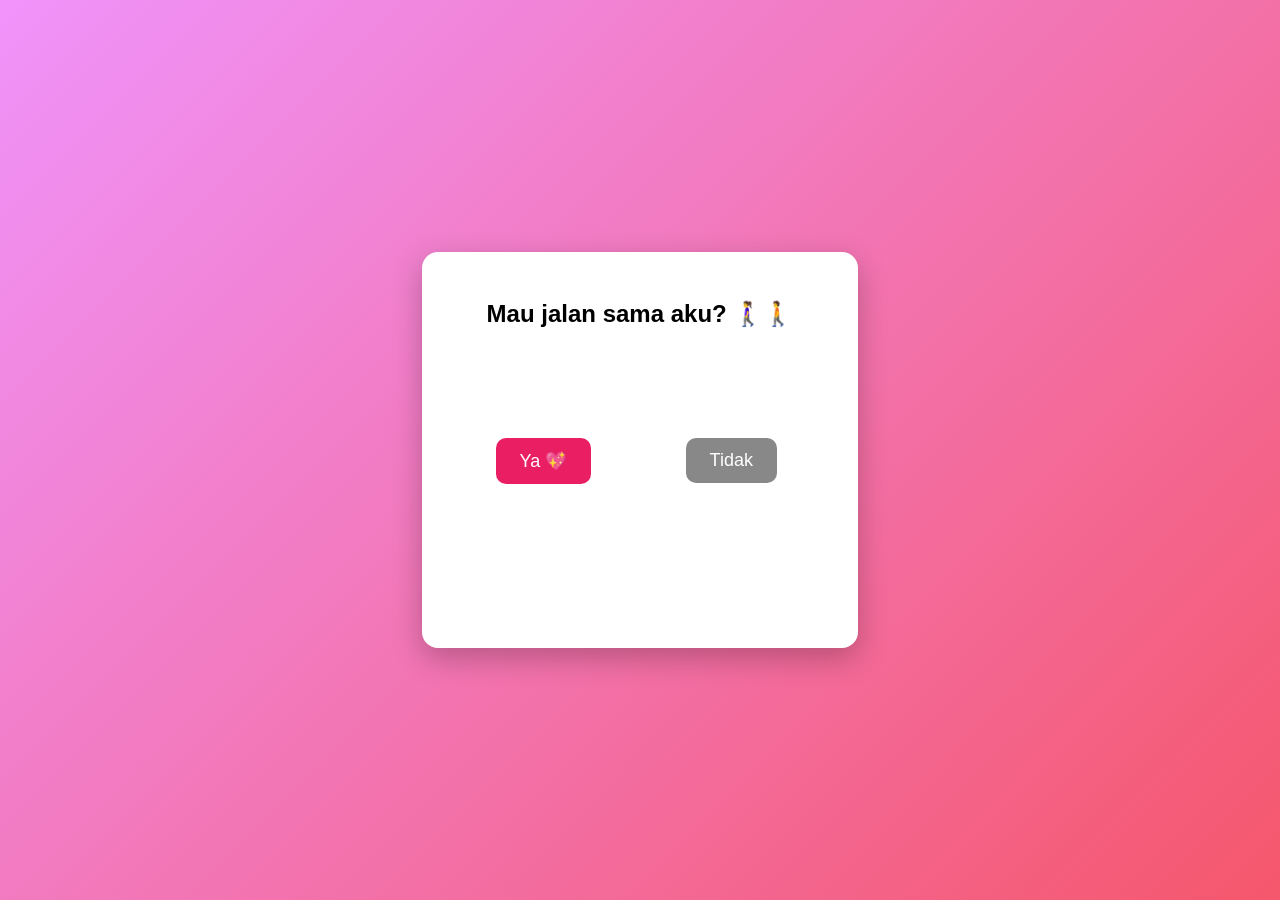
<file: d3.html>
<!DOCTYPE html>
<html lang="id">
<head>
  <meta charset="UTF-8">
  <meta name="viewport" content="width=device-width, initial-scale=1">
  <title>Mau jalan sama aku?</title>
  <style>
    /* ===== CSS: mengatur tampilan ===== */
    body {
      font-family: Arial, sans-serif;
      background: linear-gradient(135deg, #f093fb, #f5576c);
      min-height: 100vh;
      margin: 0;
      display: flex;
      justify-content: center;
      align-items: center;
    }
    .kartu {
      background: white;
      padding: 28px;
      border-radius: 16px;
      width: 90%;
      max-width: 380px;
      box-shadow: 0 10px 30px rgba(0, 0, 0, 0.25);
      text-align: center;
    }
    .arena {
      position: relative;
      height: 220px;
      margin-top: 10px;
    }
    .arena button {
      position: absolute;
      padding: 12px 24px;
      border: none;
      border-radius: 10px;
      color: white;
      font-size: 18px;
      cursor: pointer;
    }
    .ya {
      background: #e91e63;
      left: 12%;
      top: 90px;
      transition: transform 0.3s;
    }
    .ya:hover { background: #c2185b; }
    .tidak {
      background: #888;
      left: 62%;
      top: 90px;
      transition: left 0.2s, top 0.2s;
    }
    .hasil {
      font-weight: bold;
      font-size: 18px;
      min-height: 24px;
      margin-top: 10px;
      color: #e91e63;
    }
  </style>
</head>
<body>

  <!-- ===== HTML: kerangka halaman ===== -->
  <div class="kartu">
    <h2>Mau jalan sama aku? 🚶‍♀️🚶</h2>

    <div class="arena" id="arena">
      <button class="ya" id="tombolYa" onclick="jawabYa()">Ya 💖</button>
      <button class="tidak" id="tombolTidak">Tidak</button>
    </div>

    <p id="hasil" class="hasil"></p>
  </div>

  <!-- ===== JavaScript: membuat halaman interaktif ===== -->
  <script>
    let tombolTidak = document.getElementById("tombolTidak");
    let tombolYa = document.getElementById("tombolYa");
    let arena = document.getElementById("arena");
    let jumlahKabur = 0;

    // Teks tombol "Tidak" berubah-ubah tiap kabur
    let teksTidak = ["Tidak", "Yakin?", "Coba lagi", "Eh kok kabur", "Ayolah 🥺", "Gak bisa 😜", "Hehe 😆"];

    function kabur() {
      let lebarMax = arena.clientWidth - tombolTidak.offsetWidth;
      let tinggiMax = arena.clientHeight - tombolTidak.offsetHeight;
      let rectYa = tombolYa.getBoundingClientRect();
      let rectArena = arena.getBoundingClientRect();

      // Cari posisi acak yang TIDAK menutupi tombol "Ya"
      let x, y;
      for (let percobaan = 0; percobaan < 30; percobaan++) {
        x = Math.random() * lebarMax;
        y = Math.random() * tinggiMax;

        let kiri = rectArena.left + x;
        let atas = rectArena.top + y;
        let menabrak =
          kiri < rectYa.right + 10 &&
          kiri + tombolTidak.offsetWidth > rectYa.left - 10 &&
          atas < rectYa.bottom + 10 &&
          atas + tombolTidak.offsetHeight > rectYa.top - 10;

        if (!menabrak) { break; }
      }

      tombolTidak.style.left = x + "px";
      tombolTidak.style.top = y + "px";

      jumlahKabur = jumlahKabur + 1;
      tombolTidak.innerText = teksTidak[jumlahKabur % teksTidak.length];

      // Tombol "Ya" makin besar tiap "Tidak" kabur (maksimal 1.5x)
      tombolYa.style.transform = "scale(" + Math.min(1 + jumlahKabur * 0.05, 1.5) + ")";
    }

    // Kabur saat kursor mendekat (komputer) atau jari menyentuh (HP)
    tombolTidak.addEventListener("mouseover", kabur);
    tombolTidak.addEventListener("touchstart", function (e) {
      e.preventDefault();
      kabur();
    });
    tombolTidak.addEventListener("click", kabur); // cadangan, misalnya lewat keyboard

    function jawabYa() {
      document.getElementById("hasil").innerText = "Yeay! Sampai ketemu ya 🥰🎉";
      tombolTidak.style.display = "none";
    }
  </script>
</body>
</html>
</file>
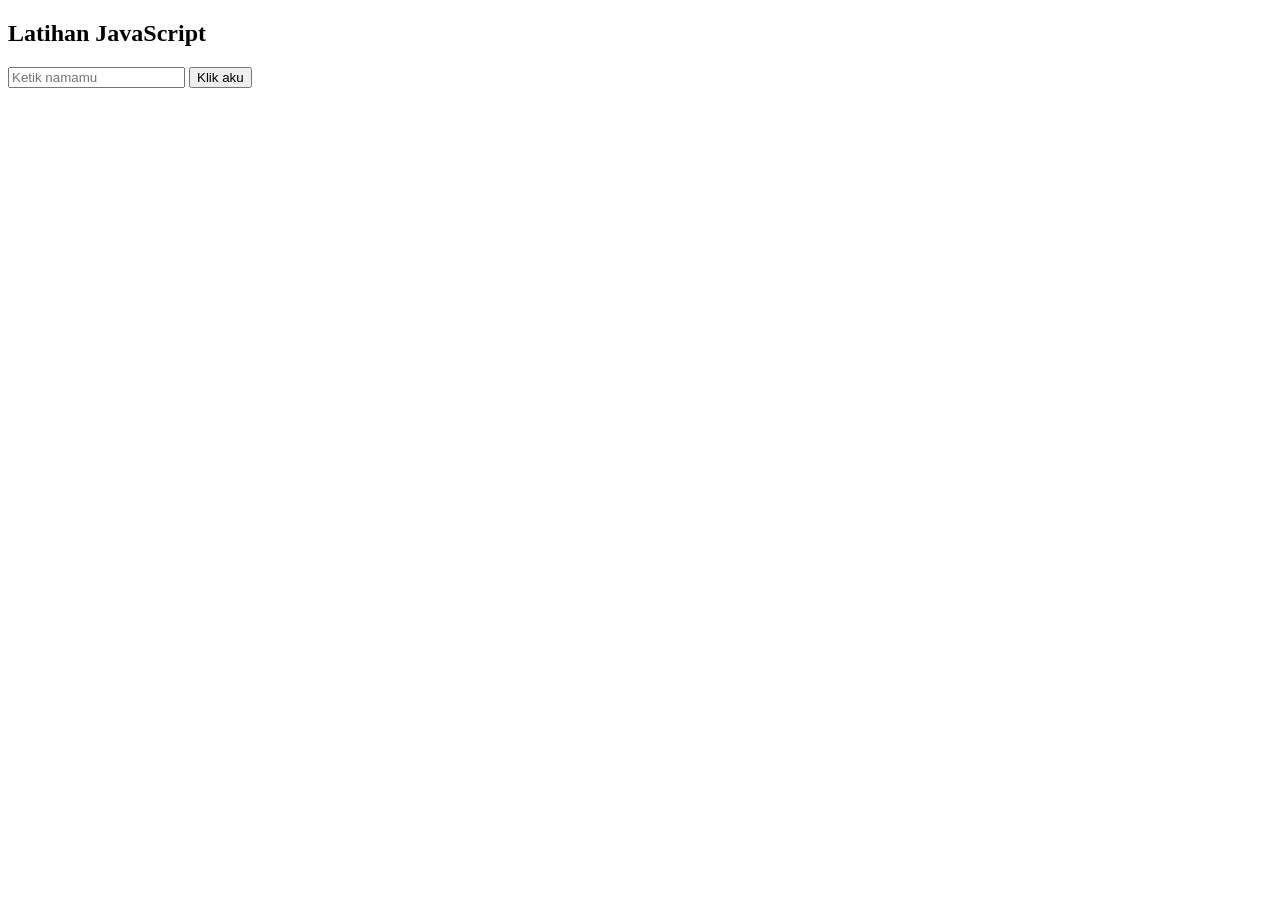
<file: index.html.html>
<!DOCTYPE html>
<html>
<body>
  <h2>Latihan JavaScript</h2>

  <input id="kolomNama" placeholder="Ketik namamu">
  <button onclick="sapa()">Klik aku</button>

  <p id="hasil"></p>

  <script>
    function sapa() {
      let nama = document.getElementById("kolomNama").value;
      document.getElementById("hasil").innerText = "Halo, " + nama + "! 👋";
    }
  </script>
</body>
</html>
</file>
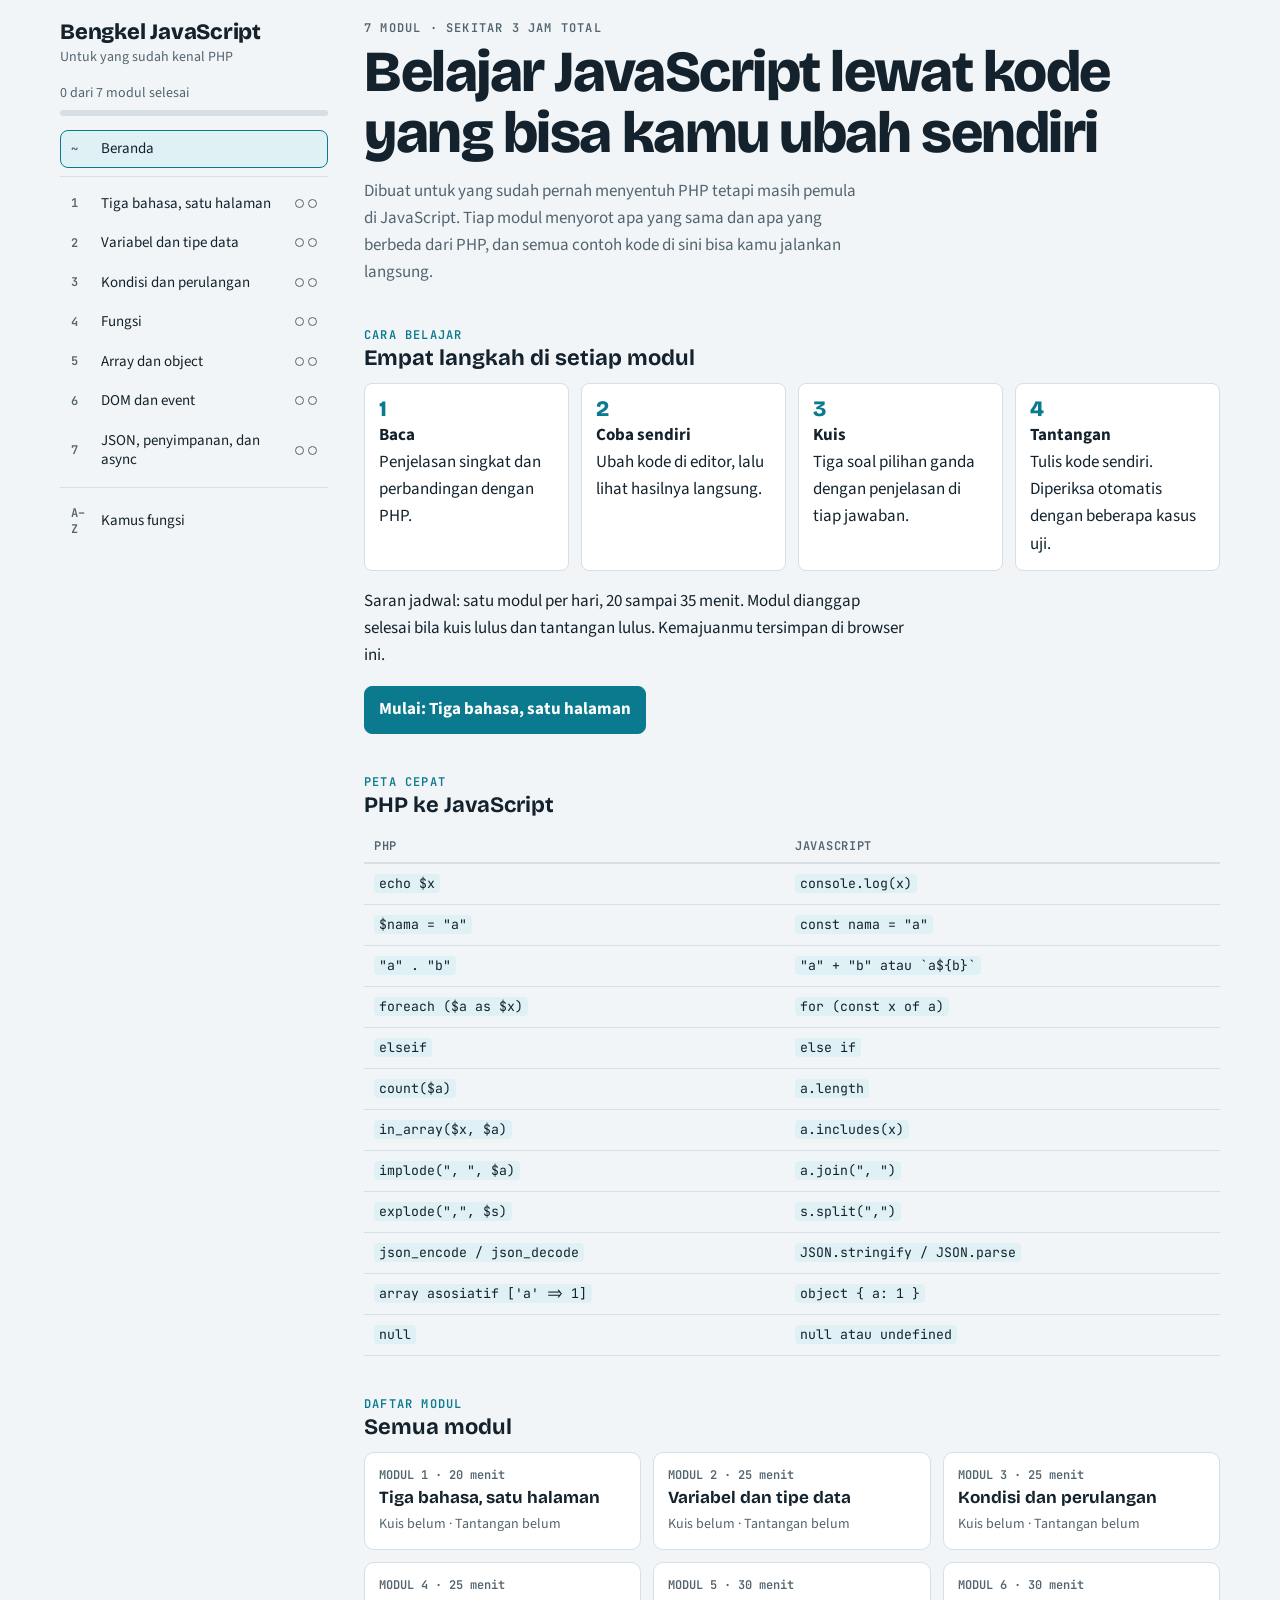
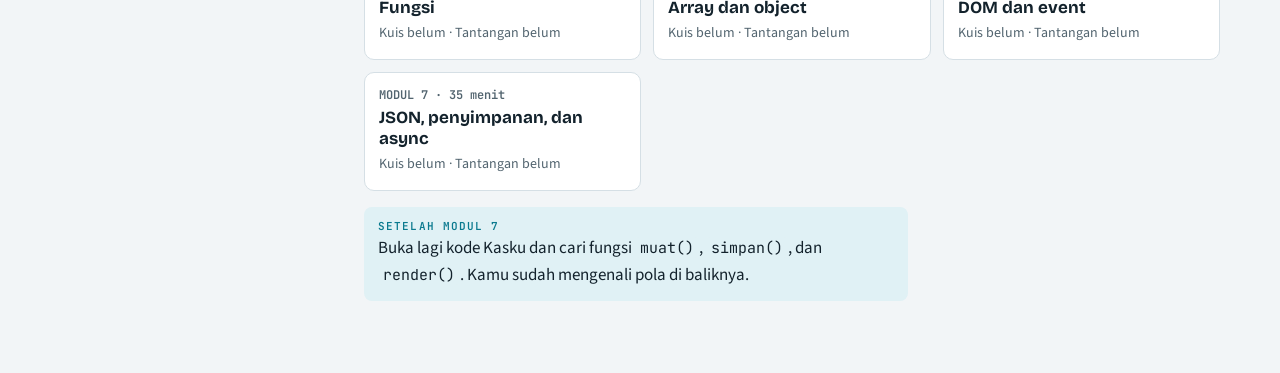
<file: js.html>
<!doctype html><html><head><meta charset=utf8><meta name=viewport content="width=device-width,initial-scale=1,viewport-fit=cover"><style>:root{color-scheme:light;box-sizing:border-box;padding-top:env(safe-area-inset-top,0px);padding-bottom:env(safe-area-inset-bottom,0px)}html{scroll-padding-top:env(safe-area-inset-top,0px)}body{margin:0;padding:0;font:14px -apple-system,BlinkMacSystemFont,sans-serif;background:#fff;color:#000}img{max-width:100%}[hidden]:not([hidden=until-found i]){display:none!important}</style></head><body>
<title>Bengkel JavaScript</title>
<meta name="claude:viewport-fit-sides" content="cover">
<link rel="preconnect" href="https://fonts.googleapis.com">
<link rel="preconnect" href="https://fonts.gstatic.com" crossorigin>
<link rel="stylesheet" href="https://fonts.googleapis.com/css2?family=Bricolage+Grotesque:opsz,wght@12..96,600;12..96,800&family=Source+Sans+3:wght@400;600;700&family=JetBrains+Mono:wght@400;600&display=swap">
<style>
:root{
  /* Layout: menu modul di kiri, satu pelajaran di kanan; blok kode gelap adalah satu-satunya area kontras tinggi */
  --bg:#f2f5f7; --panel:#ffffff; --ink:#13222c; --ink2:#52646f; --garis:#d5dfe5;
  --aksen:#0b7a8f; --aksen-ink:#ffffff; --aksen-lembut:#e0f1f5;
  --kode-bg:#10202a; --kode-ink:#d9e9ef;
  --ok:#157a4b; --ok-bg:#dff3e8; --salah:#b4322f; --salah-bg:#fbe3e1; --peringatan:#8a5a00;
  --php:#5a49b8; --php-bg:#e9e6fa; --js:#8a5a00; --js-bg:#fdf0d2;
  --f-tampil:"Bricolage Grotesque",ui-sans-serif,system-ui,sans-serif;
  --f-isi:"Source Sans 3",ui-sans-serif,system-ui,-apple-system,"Segoe UI",sans-serif;
  --f-kode:"JetBrains Mono",ui-monospace,Menlo,Consolas,monospace;
}
@media (prefers-color-scheme: dark){:root:not([data-theme="light"]){
  --bg:#0d1418; --panel:#141e24; --ink:#e5eef2; --ink2:#94a9b4; --garis:#26363f;
  --aksen:#4cc2d9; --aksen-ink:#04222a; --aksen-lembut:#14323a;
  --kode-bg:#0a1116; --kode-ink:#d4e6ec;
  --ok:#5fd49a; --ok-bg:#12301f; --salah:#ff8a84; --salah-bg:#3a1816; --peringatan:#f0b44a;
  --php:#a99bf0; --php-bg:#231f45; --js:#f0b44a; --js-bg:#36290a; color-scheme:dark}}
:root[data-theme="dark"]{
  --bg:#0d1418; --panel:#141e24; --ink:#e5eef2; --ink2:#94a9b4; --garis:#26363f;
  --aksen:#4cc2d9; --aksen-ink:#04222a; --aksen-lembut:#14323a;
  --kode-bg:#0a1116; --kode-ink:#d4e6ec;
  --ok:#5fd49a; --ok-bg:#12301f; --salah:#ff8a84; --salah-bg:#3a1816; --peringatan:#f0b44a;
  --php:#a99bf0; --php-bg:#231f45; --js:#f0b44a; --js-bg:#36290a; color-scheme:dark}

*{box-sizing:border-box}
body{margin:0;background:var(--bg);color:var(--ink);font-family:var(--f-isi);font-size:17px;line-height:1.6}
button{font:inherit}
:focus-visible{outline:2px solid var(--aksen);outline-offset:2px}
.wrap{padding-block:20px 56px;padding-left:max(16px,env(safe-area-inset-left,0px));padding-right:max(16px,env(safe-area-inset-right,0px))}
.app{display:grid;grid-template-columns:268px minmax(0,1fr);gap:36px;max-width:1160px;margin:0 auto}
.app>*{min-width:0}

/* menu */
nav.menu{position:sticky;top:calc(env(safe-area-inset-top,0px) + 16px);align-self:start;max-height:calc(100vh - 32px);overflow:auto;display:flex;flex-direction:column;gap:14px}
.merek{font:800 22px/1.1 var(--f-tampil);letter-spacing:-.01em;margin:0}
.merek small{display:block;font:400 14px/1.4 var(--f-isi);color:var(--ink2);margin-top:4px;letter-spacing:0}
.kemajuan{font-size:14px;color:var(--ink2)}
.bar{height:6px;border-radius:3px;background:var(--garis);margin-top:6px;overflow:hidden}
.bar i{display:block;height:100%;background:var(--aksen);width:0;transition:width .4s}
.daftar-nav{display:flex;flex-direction:column;gap:2px}
.ni{display:flex;gap:10px;align-items:center;text-align:left;width:100%;padding:8px 10px;border-radius:8px;border:1px solid transparent;background:transparent;color:var(--ink);cursor:pointer}
.ni:hover{background:var(--aksen-lembut)}
.ni[aria-current="page"]{background:var(--aksen-lembut);border-color:var(--aksen)}
.ni .no{font:600 12px var(--f-kode);color:var(--ink2);width:20px;flex:none}
.ni .jd{flex:1;min-width:0;font-size:15px;line-height:1.3}
.ni .st{display:flex;gap:4px;flex:none}
.pt{width:9px;height:9px;border-radius:50%;border:1.5px solid var(--ink2)}
.pt.ya{background:var(--ok);border-color:var(--ok)}
.pisah{border:0;border-top:1px solid var(--garis);margin:6px 0;width:100%}

/* isi */
.eyebrow{font:600 12px var(--f-kode);letter-spacing:.1em;text-transform:uppercase;color:var(--ink2);margin:0 0 6px}
.kepala{display:flex;gap:20px;align-items:flex-end;flex-wrap:wrap;margin-bottom:8px}
.nomor{font:800 clamp(56px,11vw,100px)/.9 var(--f-tampil);color:transparent;-webkit-text-stroke:1.5px var(--aksen);letter-spacing:-.03em}
.kepala h1{margin:0;font:800 clamp(28px,4.4vw,42px)/1.1 var(--f-tampil);letter-spacing:-.02em;text-wrap:balance;flex:1;min-width:min(100%,260px)}
.tujuan{color:var(--ink2);max-width:62ch;margin:10px 0 0}
h2.lg{font:700 22px/1.2 var(--f-tampil);margin:40px 0 12px;display:flex;flex-direction:column;gap:2px;text-wrap:balance}
h2.lg small{font:600 12px var(--f-kode);letter-spacing:.1em;text-transform:uppercase;color:var(--aksen)}
h3{font:700 18px/1.3 var(--f-tampil);margin:26px 0 8px}
p,ul,ol{max-width:68ch}
li{margin:3px 0}
code{font-family:var(--f-kode);font-size:.88em;background:var(--aksen-lembut);padding:1px 5px;border-radius:4px}
pre{margin:0;background:var(--kode-bg);color:var(--kode-ink);padding:12px 14px;border-radius:8px;overflow-x:auto;font:13.5px/1.6 var(--f-kode)}
pre code{background:none;padding:0;font-size:inherit}
.gulung{overflow-x:auto;max-width:100%;margin:12px 0}
table{border-collapse:collapse;width:100%;font-size:15px}
th{text-align:left;font:600 12px var(--f-kode);letter-spacing:.06em;text-transform:uppercase;color:var(--ink2);padding:8px 10px;border-bottom:2px solid var(--garis);white-space:nowrap}
td{padding:8px 10px;border-bottom:1px solid var(--garis);vertical-align:top}
.banding{display:grid;grid-template-columns:repeat(auto-fit,minmax(min(100%,270px),1fr));gap:12px;margin:14px 0}
.banding>div{min-width:0;display:flex;flex-direction:column;gap:6px}
.lbl{align-self:flex-start;font:600 11px var(--f-kode);letter-spacing:.08em;padding:2px 8px;border-radius:4px}
.lbl.php{background:var(--php-bg);color:var(--php)}
.lbl.js{background:var(--js-bg);color:var(--js)}
.catatan{background:var(--aksen-lembut);padding:12px 14px;border-radius:8px;margin:16px 0;max-width:68ch}
.catatan b{display:block;font:600 11px var(--f-kode);letter-spacing:.1em;text-transform:uppercase;color:var(--aksen);margin-bottom:2px}
.catatan p{margin:0}

/* tombol */
.btn{padding:9px 14px;border-radius:8px;border:1px solid var(--garis);background:var(--panel);color:var(--ink);cursor:pointer}
.btn:hover{border-color:var(--aksen)}
.btn.utama{background:var(--aksen);border-color:var(--aksen);color:var(--aksen-ink);font-weight:700}
.btn.kecil{padding:5px 10px;font-size:14px}
.btn[disabled]{opacity:.5;cursor:default}

/* lab kode */
.lab{border:1px solid var(--garis);border-radius:10px;overflow:hidden;background:var(--panel);margin:14px 0}
.lab-bar{display:flex;gap:8px;align-items:center;flex-wrap:wrap;padding:8px 10px;border-bottom:1px solid var(--garis)}
.tagbhs{font:600 11px var(--f-kode);letter-spacing:.08em;text-transform:uppercase;color:var(--ink2)}
.sp{flex:1}
.tip{font-size:13px;color:var(--ink2)}
textarea.kode{display:block;width:100%;background:var(--kode-bg);color:var(--kode-ink);border:0;padding:12px 14px;font:13.5px/1.6 var(--f-kode);resize:vertical;min-height:110px;tab-size:2;white-space:pre;overflow:auto;border-radius:0}
textarea.kode:focus-visible{outline-offset:-2px}
iframe.prev{display:block;width:100%;height:230px;border:0;border-top:1px solid var(--garis);background:#fff}
.out{border-top:1px solid var(--garis);padding:10px 12px;font:13.5px/1.55 var(--f-kode);min-height:42px}
.out .kosong{color:var(--ink2);font-family:var(--f-isi);font-size:14px}
.log .l{white-space:pre-wrap;word-break:break-word}
.log .l.error{color:var(--salah)}
.log .l.warn{color:var(--peringatan)}
.hasiltes{list-style:none;margin:0 0 8px;padding:0;display:grid;gap:6px;font-family:var(--f-isi);font-size:15px;max-width:none}
.hasiltes li{display:flex;gap:8px;margin:0}
.hasiltes .m{font-weight:700;width:16px;flex:none}
.hasiltes small{display:block;color:var(--ink2);font-family:var(--f-kode);font-size:12px}
.ringkas{font:700 15px var(--f-isi);margin:0 0 8px}
.ok{color:var(--ok)} .gagal{color:var(--salah)}

/* kuis */
.soal{margin:0 0 22px}
.tanya{margin:0 0 8px;font-weight:600}
.opsi{display:grid;gap:8px;max-width:68ch}
.opsi button{text-align:left;padding:10px 12px;border:1px solid var(--garis);border-radius:8px;background:var(--panel);color:var(--ink);cursor:pointer}
.opsi button:hover:not([disabled]){border-color:var(--aksen)}
.opsi button.benar{background:var(--ok-bg);border-color:var(--ok)}
.opsi button.salah{background:var(--salah-bg);border-color:var(--salah)}
.opsi button[disabled]{cursor:default;color:var(--ink)}
.penjelasan{margin:8px 0 0;color:var(--ink2);font-size:15px}
.skor{font-weight:700;margin:4px 0 10px}
.petunjuk{margin:10px 0;color:var(--ink2);font-size:15px}
details.kunci{margin-top:12px;max-width:68ch}
details.kunci summary{cursor:pointer;color:var(--aksen);font-weight:600}
details.kunci pre{margin-top:8px}
.lulus{display:inline-block;font:600 12px var(--f-kode);letter-spacing:.06em;padding:3px 9px;border-radius:999px;background:var(--ok-bg);color:var(--ok);margin-left:8px;vertical-align:middle}
.kaki{display:flex;justify-content:space-between;gap:10px;flex-wrap:wrap;margin-top:44px;padding-top:18px;border-top:1px solid var(--garis)}

/* beranda & kamus */
.hero h1{font:800 clamp(34px,6vw,58px)/1.05 var(--f-tampil);letter-spacing:-.025em;margin:0 0 14px;text-wrap:balance}
.langkah-list{display:grid;grid-template-columns:repeat(auto-fit,minmax(min(100%,200px),1fr));gap:12px;list-style:none;padding:0;margin:12px 0;max-width:none;counter-reset:l}
.langkah-list li{counter-increment:l;margin:0;padding:12px 14px;background:var(--panel);border:1px solid var(--garis);border-radius:8px}
.langkah-list li::before{content:counter(l);font:800 22px var(--f-tampil);color:var(--aksen);display:block}
.langkah-list b{display:block}
.kartu-modul{display:grid;grid-template-columns:repeat(auto-fit,minmax(min(100%,250px),1fr));gap:12px;margin:12px 0}
.km{min-width:0;text-align:left;padding:14px;border:1px solid var(--garis);border-radius:10px;background:var(--panel);color:var(--ink);cursor:pointer;display:flex;flex-direction:column;gap:4px}
.km:hover{border-color:var(--aksen)}
.km .k1{font:600 12px var(--f-kode);color:var(--ink2)}
.km .k2{font:700 17px/1.25 var(--f-tampil)}
.km .k3{font-size:14px;color:var(--ink2)}
.cari{width:100%;max-width:420px;padding:9px 12px;border:1px solid var(--garis);border-radius:8px;background:var(--panel);color:var(--ink);font:inherit}
.chips{display:flex;gap:6px;flex-wrap:wrap;margin:12px 0}
.chip{padding:5px 12px;border-radius:999px;border:1px solid var(--garis);background:transparent;color:var(--ink2);cursor:pointer;font-size:14px}
.chip[aria-pressed="true"]{background:var(--aksen-lembut);border-color:var(--aksen);color:var(--ink);font-weight:600}
.kamus{display:flex;flex-direction:column}
.ki{display:grid;grid-template-columns:minmax(150px,210px) minmax(0,1fr);gap:4px 16px;padding:12px 0;border-bottom:1px solid var(--garis)}
.ki>*{min-width:0}
.ki .nm{font:600 14px var(--f-kode);color:var(--aksen);word-break:break-word}
.ki .kt{font:600 11px var(--f-kode);letter-spacing:.08em;text-transform:uppercase;color:var(--ink2);display:block;margin-top:2px}
.ki p{margin:0;max-width:none}
.ki pre{margin-top:6px;font-size:13px}
.ki .ph{font-size:14px;color:var(--ink2);margin-top:6px}

@media (max-width:860px){
  .app{grid-template-columns:minmax(0,1fr);gap:18px}
  nav.menu{position:static;max-height:none}
  .daftar-nav{flex-direction:row;overflow-x:auto;gap:6px;padding-bottom:6px}
  .ni{width:auto;flex:none;border-color:var(--garis);padding:6px 10px}
  .ni .jd{display:none}
  .ni .no{width:auto}
  .pisah{display:none}
  .ki{grid-template-columns:minmax(0,1fr)}
  .tip{display:none}
}
@media (prefers-reduced-motion:reduce){.bar i{transition:none}}
</style>

<div class="wrap"><div class="app">
  <nav class="menu" aria-label="Daftar modul">
    <h1 class="merek">Bengkel JavaScript<small>Untuk yang sudah kenal PHP</small></h1>
    <div class="kemajuan"><span id="kemTeks"></span><div class="bar"><i id="kemBar"></i></div></div>
    <div class="daftar-nav" id="daftarNav"></div>
  </nav>
  <main id="main"></main>
</div></div>

<!-- ============ ISI MODUL ============ -->

<template id="t-m1">
<h2 class="lg"><small>Langkah 1</small>Baca</h2>
<p>Halaman web dibuat dari tiga bahasa yang tugasnya berbeda. Cara mengingatnya: HTML adalah kerangka rumah, CSS adalah cat dan tata ruangnya, JavaScript adalah listrik dan saklarnya.</p>
<table>
<thead><tr><th>Bahasa</th><th>Menjawab</th><th>Contoh</th></tr></thead>
<tbody>
<tr><td><b>HTML</b></td><td>Ada apa saja di halaman?</td><td><code>&lt;button&gt;</code> <code>&lt;table&gt;</code></td></tr>
<tr><td><b>CSS</b></td><td>Bagaimana tampilannya?</td><td><code>color: red;</code></td></tr>
<tr><td><b>JavaScript</b></td><td>Apa yang terjadi saat diklik, dan bagaimana data diolah?</td><td><code>addEventListener</code></td></tr>
</tbody></table>
<div class="catatan"><b>Beda dengan PHP</b><p>PHP berjalan di server dan hasilnya berupa HTML yang dikirim ke browser. JavaScript berjalan di browser setelah halaman sampai, jadi bisa bereaksi pada klik tanpa memuat ulang halaman.</p></div>
<p>Penghubung ketiganya adalah <code>id</code> dan <code>class</code>. HTML memberi nama pada elemen, CSS dan JavaScript memakai nama itu untuk menunjuknya.</p>
<p>Di file sungguhan, JavaScript biasanya dipasang di akhir halaman, atau dengan <code>defer</code> supaya elemen sudah ada saat kode berjalan:</p>
<pre><code>&lt;script src="script.js" defer&gt;&lt;/script&gt;</code></pre>

<h2 class="lg"><small>Langkah 2</small>Coba sendiri</h2>
<p>Editor di bawah berisi halaman kecil lengkap dengan HTML, CSS, dan JavaScript. Hasilnya tampil langsung di bawah editor. Klik tombol di pratinjau, lalu ubah kodenya.</p>
<textarea class="lat" data-mode="html">
<style>
  h1 { color: #0b7a8f; }
  button { padding: 8px 14px; }
</style>

<h1 id="judul">Halo, dunia</h1>
<button id="tombol">Klik aku</button>

<script>
  const judul = document.getElementById("judul");
  const tombol = document.getElementById("tombol");

  tombol.addEventListener("click", function () {
    judul.textContent = "Tombol sudah diklik";
  });
</script>
</textarea>
<h3>Eksperimen</h3>
<ul>
<li>Ganti <code>#0b7a8f</code> dengan <code>tomato</code>, lalu tekan Jalankan.</li>
<li>Ubah teks di dalam tanda kutip pada <code>textContent</code>.</li>
<li>Tambahkan tombol kedua dengan id lain dan buat klik-nya mengubah judul menjadi teks berbeda.</li>
</ul>
<div class="catatan"><b>Bila halaman macet</b><p>Perulangan yang tidak pernah berhenti bisa membekukan halaman ini. Muat ulang halaman bila itu terjadi.</p></div>
</template>

<template id="t-m2">
<h2 class="lg"><small>Langkah 1</small>Baca</h2>
<p>Variabel adalah kotak bernama untuk menyimpan nilai. Di JavaScript tidak ada tanda <code>$</code>, tetapi kamu harus memilih <code>const</code> atau <code>let</code> saat membuatnya.</p>
<div class="banding">
<div><span class="lbl php">PHP</span><pre><code>$nama = "Rina";
$umur = 21;
echo "Halo " . $nama;</code></pre></div>
<div><span class="lbl js">JAVASCRIPT</span><pre><code>const nama = "Rina";
let umur = 21;
console.log("Halo " + nama);</code></pre></div>
</div>
<ul>
<li><code>const</code>: nilainya tidak boleh diganti. Jadikan ini pilihan awal.</li>
<li><code>let</code>: nilainya boleh berubah. Pakai bila memang perlu diubah.</li>
<li><code>var</code>: cara lama. Sebaiknya dihindari.</li>
</ul>
<p>Untuk menyisipkan variabel ke dalam teks, pakai backtick dan <code>${...}</code>. Ini padanan <code>"Halo $nama"</code> di PHP.</p>
<table>
<thead><tr><th>Tipe</th><th>Contoh</th><th>Catatan</th></tr></thead>
<tbody>
<tr><td>string</td><td><code>"teks"</code></td><td>Boleh tanda kutip ganda, tunggal, atau backtick</td></tr>
<tr><td>number</td><td><code>42</code> <code>3.14</code></td><td>Bilangan bulat dan desimal sama-sama number</td></tr>
<tr><td>boolean</td><td><code>true</code> <code>false</code></td><td>Huruf kecil semua</td></tr>
<tr><td>null / undefined</td><td><code>null</code></td><td><code>undefined</code> berarti belum diberi nilai</td></tr>
<tr><td>object / array</td><td><code>{ a: 1 }</code> <code>[1, 2]</code></td><td>Array termasuk object. Object mirip array asosiatif PHP</td></tr>
</tbody></table>

<h2 class="lg"><small>Langkah 2</small>Coba sendiri</h2>
<p>Tebak dulu hasil tiap baris sebelum menekan Jalankan, lalu cocokkan.</p>
<textarea class="lat" data-mode="js">
const nama = "Rina";
let umur = 21;
umur = umur + 1;

console.log(nama, umur);
console.log(typeof nama);
console.log(typeof umur);
console.log(`Halo, ${nama}! Tahun depan kamu ${umur + 1}.`);

// Tiga hal yang sering mengejutkan
console.log("5" + 3);
console.log("5" - 3);
console.log(0.1 + 0.2);
</textarea>
<p>Satu lagi, tentang nilai kosong dan tipe object:</p>
<textarea class="lat" data-mode="js">
let a;
const b = null;
const orang = { nama: "Rina", umur: 21 };

console.log(a);
console.log(b);
console.log(orang.nama);
console.log(orang.alamat);
console.log(typeof [1, 2, 3]);
console.log(Array.isArray([1, 2, 3]));
</textarea>
<div class="catatan"><b>Beda dengan PHP</b><p>Tanda <code>+</code> di JavaScript menjumlahkan angka sekaligus menggabungkan teks. PHP memakai <code>.</code> untuk menggabungkan. Saat salah satu sisinya teks, hasilnya digabung: <code>"5" + 3</code> menjadi <code>"53"</code>.</p></div>
</template>

<template id="t-m3">
<h2 class="lg"><small>Langkah 1</small>Baca</h2>
<p>Kondisi memilih jalan, perulangan mengulang pekerjaan. Bentuknya mirip PHP, dengan beberapa perbedaan kecil.</p>
<div class="banding">
<div><span class="lbl php">PHP</span><pre><code>if ($n >= 80) {
} elseif ($n >= 70) {
} else {
}

foreach ($buah as $b) {
}</code></pre></div>
<div><span class="lbl js">JAVASCRIPT</span><pre><code>if (n >= 80) {
} else if (n >= 70) {
} else {
}

for (const b of buah) {
}</code></pre></div>
</div>
<p>Untuk membandingkan, pakai <code>===</code> (sama nilai dan tipe), bukan <code>==</code>. Operator <code>==</code> mengubah tipe diam-diam dan sering memberi hasil tak terduga.</p>
<p>Bentuk singkat untuk memilih antara dua nilai disebut ternary: <code>nilai &gt;= 75 ? "Lulus" : "Remedi"</code>.</p>
<div class="catatan"><b>Beda dengan PHP</b><p>Nilai yang dianggap salah (falsy) di JavaScript: <code>false</code>, <code>0</code>, <code>""</code>, <code>null</code>, <code>undefined</code>, <code>NaN</code>. Teks <code>"0"</code> dan array kosong <code>[]</code> dianggap benar. Di PHP keduanya dianggap salah.</p></div>

<h2 class="lg"><small>Langkah 2</small>Coba sendiri</h2>
<textarea class="lat" data-mode="js">
const nilai = 74;

if (nilai >= 80) {
  console.log("A");
} else if (nilai >= 70) {
  console.log("B");
} else {
  console.log("C");
}

for (let i = 1; i <= 3; i++) {
  console.log("Putaran ke-" + i);
}

const buah = ["apel", "jeruk", "mangga"];
for (const b of buah) {
  console.log(b.toUpperCase());
}

console.log(nilai >= 75 ? "Lulus" : "Remedi");
</textarea>
<p>Sekarang uji tebakanmu soal perbandingan dan nilai benar atau salah:</p>
<textarea class="lat" data-mode="js">
console.log(0 == "0");
console.log(0 === "0");
console.log(Boolean("0"));
console.log(Boolean([]));
console.log(Boolean(""));
console.log(null ?? "cadangan");
</textarea>
<h3>Eksperimen</h3>
<ul>
<li>Ubah <code>nilai</code> menjadi 85, lalu 55, dan amati hasilnya.</li>
<li>Ubah <code>i &lt;= 3</code> menjadi <code>i &lt;= 6</code>.</li>
<li>Operator <code>??</code> memberi nilai cadangan hanya bila sisi kirinya <code>null</code> atau <code>undefined</code>. Coba isi sisi kirinya dengan <code>0</code>.</li>
</ul>
</template>

<template id="t-m4">
<h2 class="lg"><small>Langkah 1</small>Baca</h2>
<p>Fungsi adalah blok kode yang diberi nama supaya bisa dipakai berulang. Ada dua cara menulisnya.</p>
<div class="banding">
<div><span class="lbl php">PHP</span><pre><code>function tambah($a, $b) {
  return $a + $b;
}

$kali = fn($a, $b) => $a * $b;</code></pre></div>
<div><span class="lbl js">JAVASCRIPT</span><pre><code>function tambah(a, b) {
  return a + b;
}

const kali = (a, b) => a * b;</code></pre></div>
</div>
<ul>
<li><b>Deklarasi biasa</b>: <code>function nama() {}</code>.</li>
<li><b>Arrow function</b>: <code>(a, b) =&gt; a * b</code>. Bila hanya satu ekspresi, <code>return</code> boleh dihilangkan. Ini bentuk yang paling sering muncul di <code>map</code>, <code>filter</code>, dan event.</li>
<li><b>Parameter bawaan</b>: <code>function sapa(nama = "teman")</code> dipakai bila argumen tidak diberikan.</li>
<li>Fungsi tanpa <code>return</code> menghasilkan <code>undefined</code>.</li>
</ul>
<p>Hal yang membuat JavaScript terasa berbeda: fungsi adalah nilai biasa. Fungsi boleh disimpan di variabel dan dikirim ke fungsi lain. Fungsi yang dikirim itu sering disebut <i>callback</i>.</p>

<h2 class="lg"><small>Langkah 2</small>Coba sendiri</h2>
<textarea class="lat" data-mode="js">
function tambah(a, b) {
  return a + b;
}
const kali = (a, b) => a * b;
const sapa = (nama = "teman") => "Halo, " + nama + "!";

console.log(tambah(2, 3));
console.log(kali(4, 5));
console.log(sapa());
console.log(sapa("Rina"));
</textarea>
<p>Fungsi sebagai nilai, dan variabel di luar fungsi:</p>
<textarea class="lat" data-mode="js">
function hitungPajak(harga, hitung) {
  return hitung(harga);
}
const pajak10 = (harga) => harga * 0.1;
console.log(hitungPajak(100000, pajak10));

let total = 0;
function tambahTotal(x) {
  total = total + x;
}
tambahTotal(5);
tambahTotal(7);
console.log(total);
</textarea>
<div class="catatan"><b>Pola yang akan sering kamu lihat</b><p><code>data.filter((d) =&gt; d.jenis === "masuk")</code> mengirim sebuah fungsi kecil sebagai callback. Modul berikutnya memakainya terus.</p></div>
</template>

<template id="t-m5">
<h2 class="lg"><small>Langkah 1</small>Baca</h2>
<p>Hampir semua data nyata berbentuk daftar objek, misalnya daftar transaksi atau daftar tugas. Object menyimpan pasangan nama dan nilai, array menyimpan urutan. Di PHP, object mirip array asosiatif.</p>
<table>
<thead><tr><th>Method</th><th>Fungsinya</th><th>Padanan PHP</th></tr></thead>
<tbody>
<tr><td><code>push(x)</code></td><td>Tambah di akhir</td><td><code>$a[] = $x</code></td></tr>
<tr><td><code>map(fn)</code></td><td>Ubah tiap item, hasilnya array baru</td><td><code>array_map</code></td></tr>
<tr><td><code>filter(fn)</code></td><td>Ambil item yang memenuhi syarat</td><td><code>array_filter</code></td></tr>
<tr><td><code>find(fn)</code></td><td>Ambil satu item pertama yang cocok</td><td>loop + <code>break</code></td></tr>
<tr><td><code>reduce(fn, awal)</code></td><td>Gabungkan jadi satu nilai, misalnya total</td><td><code>array_reduce</code></td></tr>
<tr><td><code>includes(x)</code></td><td>Apakah x ada di array?</td><td><code>in_array</code></td></tr>
<tr><td><code>join(", ")</code></td><td>Gabung jadi teks</td><td><code>implode</code></td></tr>
</tbody></table>

<h2 class="lg"><small>Langkah 2</small>Coba sendiri</h2>
<p>Daftar transaksi kecil, mirip data di aplikasi Kasku. Perhatikan bahwa <code>map</code>, <code>filter</code>, dan <code>find</code> tidak mengubah array aslinya.</p>
<textarea class="lat" data-mode="js">
const transaksi = [
  { ket: "Penjualan A", jenis: "masuk", jumlah: 12500 },
  { ket: "Sewa toko", jenis: "keluar", jumlah: 3000 },
  { ket: "Penjualan B", jenis: "masuk", jumlah: 15200 }
];

const nama = transaksi.map((t) => t.ket);
const pemasukan = transaksi.filter((t) => t.jenis === "masuk");
const total = pemasukan.reduce((jumlah, t) => jumlah + t.jumlah, 0);
const sewa = transaksi.find((t) => t.ket === "Sewa toko");

console.log(nama);
console.log(pemasukan.length);
console.log(total);
console.log(sewa);
</textarea>
<textarea class="lat" data-mode="js">
const angka = [5, 3, 10, 1];
angka.push(7);
angka.sort((a, b) => a - b);
console.log(angka);
console.log(angka.includes(10));
console.log(angka.join(" | "));

const { ket, jumlah } = { ket: "Kopi", jumlah: 15000 };
console.log(ket, jumlah);

const baru = [...angka, 99];
console.log(baru);
</textarea>
<div class="catatan"><b>Jebakan</b><p><code>sort()</code> tanpa fungsi pembanding mengurutkan sebagai teks, jadi <code>[10, 9, 1]</code> menjadi <code>[1, 10, 9]</code>. Untuk angka, selalu pakai <code>sort((a, b) =&gt; a - b)</code>.</p></div>
<h3>Eksperimen</h3>
<ul>
<li>Hapus <code>(a, b) =&gt; a - b</code> dari <code>sort</code> dan lihat urutan yang salah.</li>
<li>Buat <code>filter</code> untuk transaksi dengan jumlah di atas 10000.</li>
<li>Ganti <code>0</code> di <code>reduce</code> menjadi <code>1000</code>. Apa yang berubah?</li>
</ul>
</template>

<template id="t-m6">
<h2 class="lg"><small>Langkah 1</small>Baca</h2>
<p>DOM adalah gambaran halaman HTML yang bisa diubah oleh JavaScript. Hampir semua aplikasi web memakai pola yang sama: ambil elemen, pasang event, ubah elemen saat event terjadi.</p>
<table>
<thead><tr><th>Kebutuhan</th><th>Kode</th></tr></thead>
<tbody>
<tr><td>Ambil satu elemen</td><td><code>document.querySelector("#id")</code></td></tr>
<tr><td>Ambil banyak elemen</td><td><code>document.querySelectorAll(".kelas")</code></td></tr>
<tr><td>Ubah teks</td><td><code>el.textContent = "..."</code></td></tr>
<tr><td>Baca isi kolom input</td><td><code>input.value</code></td></tr>
<tr><td>Tambah atau cabut class</td><td><code>el.classList.toggle("aktif")</code></td></tr>
<tr><td>Membuat elemen baru</td><td><code>document.createElement("li")</code>, lalu <code>induk.appendChild(li)</code></td></tr>
<tr><td>Bereaksi pada aksi</td><td><code>el.addEventListener("click", fungsi)</code></td></tr>
</tbody></table>
<div class="catatan"><b>Aman atau tidak</b><p><code>textContent</code> memperlakukan isinya sebagai teks biasa. <code>innerHTML</code> memperlakukannya sebagai HTML, sehingga berbahaya bila isinya berasal dari pengguna. Itu sebabnya Kasku memakai fungsi <code>aman()</code> sebelum memasukkan teks ke <code>innerHTML</code>.</p></div>

<h2 class="lg"><small>Langkah 2</small>Coba sendiri</h2>
<p>Daftar belanja kecil. Ketik barang, tekan Tambah, lalu klik sebuah barang untuk menandainya.</p>
<textarea class="lat" data-mode="html">
<style>
  body { font-family: system-ui, sans-serif; }
  li { margin: 4px 0; cursor: pointer; }
  .merah { color: #c0392b; font-weight: 700; }
</style>

<h2>Daftar belanja</h2>
<input id="isi" placeholder="Tulis barang...">
<button id="tambah">Tambah</button>
<ul id="daftar"></ul>

<script>
  const isi = document.querySelector("#isi");
  const daftar = document.querySelector("#daftar");

  document.querySelector("#tambah").addEventListener("click", () => {
    const teks = isi.value.trim();
    if (teks === "") return;

    const li = document.createElement("li");
    li.textContent = teks;
    li.addEventListener("click", () => li.classList.toggle("merah"));
    daftar.appendChild(li);
    isi.value = "";
  });
</script>
</textarea>
<h3>Eksperimen</h3>
<ul>
<li>Tambahkan tombol Hapus semua yang mengosongkan <code>daftar.innerHTML</code>.</li>
<li>Ubah class <code>merah</code> menjadi warna lain di CSS.</li>
<li>Tampilkan jumlah barang di sebuah <code>&lt;p&gt;</code> yang diperbarui setiap kali barang ditambah.</li>
</ul>
</template>

<template id="t-m7">
<h2 class="lg"><small>Langkah 1</small>Baca</h2>
<p>Tiga hal terakhir yang membuat aplikasi seperti Kasku bisa bekerja:</p>
<ul>
<li><b>JSON</b>: format teks untuk data. <code>JSON.stringify(data)</code> mengubah data menjadi teks (seperti <code>json_encode</code>), <code>JSON.parse(teks)</code> mengembalikannya (seperti <code>json_decode</code>).</li>
<li><b>localStorage</b>: penyimpanan kecil di browser. Hanya bisa menyimpan teks, jadi datanya dibungkus JSON.</li>
<li><b>async / await</b>: cara menunggu pekerjaan yang butuh waktu tanpa membekukan halaman.</li>
</ul>
<p><code>JSON.parse</code> akan melempar error bila teksnya rusak, jadi dibungkus <code>try / catch</code>. Pola ini persis ada di fungsi <code>muat()</code> milik Kasku.</p>

<h2 class="lg"><small>Langkah 2</small>Coba sendiri</h2>
<textarea class="lat" data-mode="js">
const data = [{ ket: "Kopi", jumlah: 15000 }];
const teks = JSON.stringify(data);
console.log(teks);
console.log(typeof teks);

const kembali = JSON.parse(teks);
console.log(kembali[0].ket);

try {
  JSON.parse("bukan json{");
} catch (e) {
  console.log("Gagal membaca:", e.name);
}
</textarea>
<div class="catatan"><b>Tentang penyimpanan di sini</b><p>Di area latihan ini, <code>localStorage</code> hanya bertahan selama satu kali Jalankan. Di situs milikmu sendiri, datanya tersimpan sampai dihapus.</p></div>
<textarea class="lat" data-mode="js">
localStorage.setItem("kasku", JSON.stringify([1, 2, 3]));
const isi = JSON.parse(localStorage.getItem("kasku"));
console.log(isi);
console.log(localStorage.getItem("tidak-ada"));
</textarea>
<p>Urutan pada <code>async</code> sering membingungkan. Perhatikan baris mana yang muncul lebih dulu:</p>
<textarea class="lat" data-mode="js">
function tunggu(ms) {
  return new Promise((selesai) => setTimeout(selesai, ms));
}

async function main() {
  console.log("mulai");
  await tunggu(800);
  console.log("800 ms kemudian");
}

main();
console.log("baris ini muncul lebih dulu");
</textarea>

<h3>Proyek penutup: pencatat tugas</h3>
<p>Ini semua pola dari modul sebelumnya dalam satu aplikasi kecil: muat, simpan, tampilkan, dengarkan event. Baca urutannya dari atas, lalu ubah-ubah.</p>
<textarea class="lat" data-mode="html">
<style>
  body { font-family: system-ui, sans-serif; }
  li { margin: 4px 0; cursor: pointer; }
  .selesai { text-decoration: line-through; color: #777; }
</style>

<h2>Tugas</h2>
<input id="isi" placeholder="Tugas baru">
<button id="tambah">Tambah</button>
<ul id="daftar"></ul>

<script>
  const KUNCI = "tugas";

  // 1. Muat data (aman bila kosong atau rusak)
  function muat() {
    try { return JSON.parse(localStorage.getItem(KUNCI)) || []; }
    catch (e) { return []; }
  }
  let tugas = muat();

  // 2. Simpan data
  function simpan() {
    localStorage.setItem(KUNCI, JSON.stringify(tugas));
  }

  // 3. Tampilkan data ke halaman
  function render() {
    const daftar = document.getElementById("daftar");
    daftar.innerHTML = "";
    tugas.forEach((t) => {
      const li = document.createElement("li");
      li.textContent = t.teks;
      li.className = t.selesai ? "selesai" : "";
      li.addEventListener("click", () => {
        t.selesai = !t.selesai;
        simpan();
        render();
      });
      daftar.appendChild(li);
    });
  }

  // 4. Dengarkan event, ubah data, simpan, tampilkan ulang
  document.getElementById("tambah").addEventListener("click", () => {
    const isi = document.getElementById("isi");
    if (isi.value.trim() === "") return;
    tugas.push({ teks: isi.value.trim(), selesai: false });
    simpan();
    render();
    isi.value = "";
  });

  render();
</script>
</textarea>
<h3>Tambahan untuk dicoba sendiri</h3>
<ul>
<li>Tombol hapus untuk tiap tugas, memakai <code>filter</code> untuk membuang satu item.</li>
<li>Penghitung "3 dari 5 selesai", memakai <code>filter</code> dan <code>length</code>.</li>
<li>Tombol yang hanya menampilkan tugas yang belum selesai.</li>
</ul>
</template>

<!-- ============ SKRIP ============ -->
<script>
(function(){
"use strict";

/* ---------- Data modul ---------- */
const MODUL=[
{id:"m1",judul:"Tiga bahasa, satu halaman",waktu:"20 menit",
 tujuan:"Membedakan tugas HTML, CSS, dan JavaScript, lalu mengubah ketiganya dalam satu halaman kecil.",
 kuis:[
  {t:`Bagian mana yang mengatur warna dan jarak di halaman?`,o:["HTML","CSS","JavaScript"],b:1,j:`CSS mengatur tampilan. HTML menentukan isi, JavaScript menentukan perilaku.`},
  {t:`Di mana kode JavaScript halaman web biasanya berjalan?`,o:["Di server, seperti PHP","Di browser pengguna","Di database"],b:1,j:`JavaScript berjalan di browser setelah halaman sampai. PHP berjalan di server sebelum halaman dikirim.`},
  {t:`Apa yang dipakai CSS dan JavaScript untuk menunjuk sebuah elemen HTML?`,o:[`<code>id</code> atau <code>class</code>`,"Nomor baris","Nama file"],b:0,j:`id dan class adalah nama panggilan elemen. Keduanya bisa dipakai oleh CSS maupun JavaScript.`}
 ],
 tantangan:{judul:"Merah dan menyapa",mode:"html",
  perintah:`Buat judul <code>h1</code> berwarna merah dengan CSS, lalu isi paragraf <code>#sapa</code> dengan teks <code>Halo, belajar!</code> lewat JavaScript.`,
  mulai:`<style>
  /* 1. Buat judul menjadi merah */
  h1 { }
</style>

<h1>Latihan pertama</h1>
<p id="sapa"></p>

<script>
  // 2. Isi paragraf #sapa dengan teks: Halo, belajar!
<\/script>`,
  petunjuk:`Di CSS, tulis <code>color: red;</code> di dalam kurung kurawal. Di JavaScript, ambil elemennya dengan <code>document.getElementById("sapa")</code> lalu isi <code>textContent</code>-nya.`,
  kunci:`h1 { color: red; }

document.getElementById("sapa").textContent = "Halo, belajar!";`,
  tes:`cek("Judul h1 berwarna merah",function(){return getComputedStyle(document.querySelector("h1")).color==="rgb(255, 0, 0)"});
cek('Paragraf #sapa berisi "Halo, belajar!"',function(){return document.getElementById("sapa").textContent.trim()==="Halo, belajar!"});`}},

{id:"m2",judul:"Variabel dan tipe data",waktu:"25 menit",
 tujuan:"Memakai const dan let, mengenali tipe data, dan menyusun teks dengan template literal.",
 kuis:[
  {t:`Mana yang tidak boleh diberi nilai baru setelah dibuat?`,o:[`<code>let</code>`,`<code>const</code>`,`Keduanya boleh`],b:1,j:`const mengunci nilainya. Pakai const sebagai pilihan awal, let hanya bila nilai memang akan berubah.`},
  {t:`Apa hasil <code>"5" + 3</code>?`,o:[`<code>8</code>`,`<code>"53"</code>`,`Error`],b:1,j:`Bila salah satu sisi berupa teks, tanda + menggabungkan. Hasilnya teks "53".`},
  {t:`Cara menyisipkan variabel <code>nama</code> ke dalam teks, padanan <code>"Halo $nama"</code> di PHP:`,o:[`<code>"Halo $nama"</code>`,"`Halo, ${nama}`",`<code>"Halo " . nama</code>`],b:1,j:`Template literal memakai backtick dan \${...}. Tanda $ saja tidak berfungsi di tanda kutip biasa.`}
 ],
 tantangan:{judul:"Perkenalan diri",mode:"js",
  perintah:`Lengkapi fungsi <code>perkenalan(nama, umur)</code> agar mengembalikan teks seperti <code>Halo, Rina! Umur kamu 21 tahun.</code>`,
  mulai:`function perkenalan(nama, umur) {
  // kembalikan teks sesuai contoh
}

console.log(perkenalan("Rina", 21));`,
  petunjuk:`Pakai template literal dengan backtick dan <code>\${nama}</code>, lalu <code>return</code> hasilnya. Spasi dan tanda baca harus sama persis.`,
  kunci:`function perkenalan(nama, umur) {
  return \`Halo, \${nama}! Umur kamu \${umur} tahun.\`;
}`,
  tes:`cek('perkenalan("Rina", 21) menghasilkan teks yang benar',function(){return perkenalan("Rina",21)==="Halo, Rina! Umur kamu 21 tahun."});
cek('perkenalan("Budi", 30) menghasilkan teks yang benar',function(){return perkenalan("Budi",30)==="Halo, Budi! Umur kamu 30 tahun."});`}},

{id:"m3",judul:"Kondisi dan perulangan",waktu:"25 menit",
 tujuan:"Memilih jalan dengan if, mengulang dengan for, dan memahami perbedaan === dengan ==.",
 kuis:[
  {t:`Operator perbandingan yang disarankan:`,o:[`<code>==</code>`,`<code>===</code>`,`<code>=</code>`],b:1,j:`=== membandingkan nilai dan tipe sekaligus. == mengubah tipe diam-diam. = adalah penugasan, bukan perbandingan.`},
  {t:`Mana yang dianggap benar (truthy) di JavaScript?`,o:[`<code>0</code>`,`<code>""</code>`,`<code>"0"</code>`],b:2,j:`Teks "0" tidak kosong, jadi dianggap benar. Ini berbeda dari PHP, tempat "0" dianggap salah.`},
  {t:`Cara menjalankan perulangan untuk setiap isi array <code>buah</code>:`,o:[`<code>foreach ($buah as $b)</code>`,`<code>for (const b of buah)</code>`,`<code>for b in buah do</code>`],b:1,j:`for...of mengambil tiap nilai dari array. foreach adalah milik PHP.`}
 ],
 tantangan:{judul:"Nilai huruf",mode:"js",
  perintah:`Lengkapi <code>nilaiHuruf(n)</code>: 80 ke atas menghasilkan <code>"A"</code>, 70 sampai 79 <code>"B"</code>, 60 sampai 69 <code>"C"</code>, di bawah 60 <code>"D"</code>.`,
  mulai:`function nilaiHuruf(n) {
  // kembalikan "A", "B", "C", atau "D"
}

console.log(nilaiHuruf(74));`,
  petunjuk:`Periksa dari yang tertinggi: <code>if (n &gt;= 80) return "A";</code> lalu lanjutkan dengan <code>else if</code> untuk batas berikutnya.`,
  kunci:`function nilaiHuruf(n) {
  if (n >= 80) return "A";
  if (n >= 70) return "B";
  if (n >= 60) return "C";
  return "D";
}`,
  tes:`var kasus=[[95,"A"],[80,"A"],[79,"B"],[70,"B"],[69,"C"],[60,"C"],[59,"D"],[0,"D"]];
kasus.forEach(function(k){cek("nilaiHuruf("+k[0]+') menghasilkan "'+k[1]+'"',function(){return nilaiHuruf(k[0])===k[1]})});`}},

{id:"m4",judul:"Fungsi",waktu:"25 menit",
 tujuan:"Menulis fungsi dengan dua cara, memakai parameter bawaan, dan memahami fungsi sebagai nilai.",
 kuis:[
  {t:`Arrow function yang setara dengan <code>function kali(a, b) { return a * b; }</code>:`,o:[`<code>const kali = (a, b) =&gt; a * b;</code>`,`<code>const kali = a, b =&gt; a * b;</code>`,`<code>kali(a, b) =&gt; a * b</code>`],b:0,j:`Parameter ditulis dalam kurung, diikuti =>, lalu ekspresinya. Untuk satu ekspresi, return boleh dihilangkan.`},
  {t:`Apa yang dikembalikan fungsi yang tidak punya <code>return</code>?`,o:[`<code>0</code>`,`<code>null</code>`,`<code>undefined</code>`],b:2,j:`Tanpa return, fungsi menghasilkan undefined. Lupa menulis return adalah salah satu kesalahan paling umum.`},
  {t:`Untuk apa <code>diskon = 0</code> pada <code>function hitung(harga, diskon = 0)</code>?`,o:["Memaksa diskon selalu 0",`Memberi nilai bawaan bila argumen tidak diisi`,`Mengunci agar diskon tidak bisa diganti`],b:1,j:`Parameter bawaan dipakai hanya bila argumen tidak dikirim atau bernilai undefined.`}
 ],
 tantangan:{judul:"Hitung total belanja",mode:"js",
  perintah:`Lengkapi <code>hitungTotal(harga, jumlah, diskon = 0)</code>. Totalnya adalah harga dikali jumlah, dikurangi diskon dalam persen.`,
  mulai:`function hitungTotal(harga, jumlah, diskon = 0) {
  // harga x jumlah, lalu kurangi diskon (dalam persen)
}

console.log(hitungTotal(10000, 3, 10));`,
  petunjuk:`Hitung dulu <code>const kotor = harga * jumlah;</code>, lalu hasilnya <code>kotor - kotor * diskon / 100</code>.`,
  kunci:`function hitungTotal(harga, jumlah, diskon = 0) {
  const kotor = harga * jumlah;
  return kotor - kotor * diskon / 100;
}`,
  tes:`cek("hitungTotal(10000, 3) tanpa diskon = 30000",function(){return hitungTotal(10000,3)===30000});
cek("hitungTotal(10000, 3, 10) = 27000",function(){return hitungTotal(10000,3,10)===27000});
cek("hitungTotal(2500, 4, 50) = 5000",function(){return hitungTotal(2500,4,50)===5000});`}},

{id:"m5",judul:"Array dan object",waktu:"30 menit",
 tujuan:"Mengolah daftar data dengan map, filter, find, dan reduce, seperti yang dilakukan Kasku pada daftar transaksi.",
 kuis:[
  {t:`Method mana yang mengubah tiap item dan menghasilkan array baru?`,o:[`<code>filter</code>`,`<code>map</code>`,`<code>find</code>`],b:1,j:`map mengubah tiap item. filter menyaring item, find mengambil satu item.`},
  {t:`Untuk apa angka <code>0</code> pada <code>reduce((j, t) =&gt; j + t.jumlah, 0)</code>?`,o:["Nilai awal penjumlahan","Jumlah item yang diambil","Indeks item pertama"],b:0,j:`Argumen kedua reduce adalah nilai awal. Tanpa itu, array kosong akan menimbulkan error.`},
  {t:`Apa hasil <code>filter</code> bila tidak ada item yang cocok?`,o:[`<code>null</code>`,`<code>undefined</code>`,`Array kosong <code>[]</code>`],b:2,j:`filter selalu mengembalikan array. Bila tidak ada yang cocok, array itu kosong. Sebaliknya find mengembalikan undefined.`}
 ],
 tantangan:{judul:"Total pemasukan",mode:"js",
  perintah:`Lengkapi <code>totalPemasukan(daftar)</code> agar menjumlahkan <code>jumlah</code> dari transaksi berjenis <code>"masuk"</code> saja.`,
  mulai:`function totalPemasukan(daftar) {
  // saring yang "masuk", lalu jumlahkan
}

const contoh = [
  { jenis: "masuk", jumlah: 12500 },
  { jenis: "keluar", jumlah: 3000 },
  { jenis: "masuk", jumlah: 15200 }
];
console.log(totalPemasukan(contoh));`,
  petunjuk:`Gabungkan dua method: <code>daftar.filter(...)</code> dilanjutkan <code>.reduce(..., 0)</code>.`,
  kunci:`function totalPemasukan(daftar) {
  return daftar
    .filter((t) => t.jenis === "masuk")
    .reduce((jumlah, t) => jumlah + t.jumlah, 0);
}`,
  tes:`var a=[{jenis:"masuk",jumlah:12500},{jenis:"keluar",jumlah:3000},{jenis:"masuk",jumlah:15200}];
cek("Contoh tiga transaksi menghasilkan 27700",function(){return totalPemasukan(a)===27700});
cek("Array kosong menghasilkan 0",function(){return totalPemasukan([])===0});
cek("Hanya pengeluaran menghasilkan 0",function(){return totalPemasukan([{jenis:"keluar",jumlah:500}])===0});
cek("Array asli tidak berubah",function(){totalPemasukan(a);return a.length===3});`}},

{id:"m6",judul:"DOM dan event",waktu:"30 menit",
 tujuan:"Mengambil elemen, memasang event klik, dan mengubah isi halaman dari JavaScript.",
 kuis:[
  {t:`Mana yang aman dipakai untuk menampilkan teks yang diketik pengguna?`,o:[`<code>textContent</code>`,`<code>innerHTML</code>`,`Keduanya sama aman`],b:0,j:`textContent memperlakukan isinya sebagai teks biasa. innerHTML memproses HTML sehingga bisa disusupi kode berbahaya.`},
  {t:`Argumen pertama <code>addEventListener</code> untuk klik adalah:`,o:[`<code>"onclick"</code>`,`<code>"click"</code>`,`<code>"press"</code>`],b:1,j:`Nama event ditulis tanpa awalan "on": click, input, submit, keydown.`},
  {t:`<code>document.querySelectorAll(".chip")</code> mengembalikan:`,o:["Satu elemen","Kumpulan elemen yang bisa di-loop","Teks"],b:1,j:`Hasilnya berupa daftar elemen. Gunakan forEach atau for...of untuk memprosesnya satu per satu.`}
 ],
 tantangan:{judul:"Penghitung klik",mode:"html",
  perintah:`Setiap klik pada tombol <b>Tambah</b> harus menaikkan angka di <code>#angka</code> sebanyak satu.`,
  mulai:`<button id="tambah">Tambah</button>
<p>Hitungan: <span id="angka">0</span></p>

<script>
  const tombol = document.getElementById("tambah");
  const angka = document.getElementById("angka");
  let hitungan = 0;

  // Saat tombol diklik: tambah hitungan, lalu tampilkan di #angka
<\/script>`,
  petunjuk:`Pasang <code>tombol.addEventListener("click", () =&gt; { ... })</code>. Di dalamnya, naikkan <code>hitungan</code> lalu isi <code>angka.textContent</code>.`,
  kunci:`tombol.addEventListener("click", () => {
  hitungan++;
  angka.textContent = hitungan;
});`,
  tes:`var t=document.getElementById("tambah"),a=document.getElementById("angka");
cek("Awalnya angka menunjukkan 0",function(){return a.textContent.trim()==="0"});
t.click();t.click();t.click();
cek("Setelah 3 klik, angka menunjukkan 3",function(){return a.textContent.trim()==="3"});`}},

{id:"m7",judul:"JSON, penyimpanan, dan async",waktu:"35 menit",
 tujuan:"Menyimpan data sebagai JSON, membacanya dengan aman, dan memahami urutan kode async. Ditutup dengan satu aplikasi kecil.",
 kuis:[
  {t:`<code>JSON.stringify(data)</code> menghasilkan:`,o:["Object baru","Teks","Array"],b:1,j:`stringify mengubah data menjadi teks, setara json_encode di PHP. Teks inilah yang bisa disimpan di localStorage.`},
  {t:`Mengapa <code>JSON.parse</code> dibungkus <code>try / catch</code>?`,o:["Supaya lebih cepat","Karena teks yang rusak akan menimbulkan error","Karena wajib secara sintaks"],b:1,j:`Bila teksnya bukan JSON yang sah, parse melempar error. try/catch memungkinkan aplikasi memakai nilai cadangan.`},
  {t:`Apa arti <code>await</code> di dalam fungsi <code>async</code>?`,o:["Menunggu hasil tanpa membekukan halaman","Menghentikan seluruh program","Mengulang fungsi"],b:0,j:`await menjeda fungsi itu saja sampai hasilnya siap. Bagian lain dari halaman tetap berjalan.`}
 ],
 tantangan:{judul:"Baca JSON dengan aman",mode:"js",
  perintah:`Lengkapi <code>muatAman(teks, cadangan)</code>: kembalikan hasil <code>JSON.parse(teks)</code>. Bila teks rusak, atau hasilnya <code>null</code>, kembalikan <code>cadangan</code>.`,
  mulai:`function muatAman(teks, cadangan) {
  // pakai try / catch
}

console.log(muatAman('[1,2]', []));`,
  petunjuk:`Taruh <code>JSON.parse</code> di dalam <code>try</code>. Di <code>catch</code>, kembalikan cadangan. Jangan lupa kasus hasil <code>null</code> (misalnya teks <code>"null"</code> atau <code>null</code> itu sendiri).`,
  kunci:`function muatAman(teks, cadangan) {
  try {
    const hasil = JSON.parse(teks);
    return hasil === null ? cadangan : hasil;
  } catch (e) {
    return cadangan;
  }
}`,
  tes:`cek("Teks sah dibaca dengan benar",function(){return JSON.stringify(muatAman('{"a":1}',{}))==='{"a":1}'});
cek("Array sah dibaca dengan benar",function(){return JSON.stringify(muatAman('[1,2]',[]))==='[1,2]'});
cek("Teks rusak mengembalikan cadangan",function(){return JSON.stringify(muatAman('rusak{',["x"]))==='["x"]'});
cek("Nilai null mengembalikan cadangan",function(){return JSON.stringify(muatAman(null,["x"]))==='["x"]'});`}}
];

/* ---------- Kamus ---------- */
const KAMUS=[
["DOM",'document.querySelector("#id")',"Ambil satu elemen pertama yang cocok dengan selector CSS.",'const t = document.querySelector("#tombol");',"getElementById, tidak ada padanan langsung"],
["DOM","document.querySelectorAll(sel)","Ambil semua elemen yang cocok. Hasilnya bisa di-loop.",'document.querySelectorAll(".chip").forEach((c) => c.classList.remove("aktif"));',""],
["DOM","el.textContent","Baca atau ubah teks elemen sebagai teks biasa. Aman untuk input pengguna.",'el.textContent = "Halo";',"echo htmlspecialchars($x)"],
["DOM","el.innerHTML","Baca atau ubah isi elemen sebagai HTML. Jangan isi dengan input pengguna tanpa dibersihkan.",'el.innerHTML = "<b>Tebal</b>";',"echo $html"],
["DOM","el.classList.add / remove / toggle","Menambah, mencabut, atau membalik class CSS.",'el.classList.toggle("aktif");',""],
["DOM","el.addEventListener(event, fn)","Menjalankan fungsi setiap kali event terjadi.",'tombol.addEventListener("click", () => { ... });',""],
["DOM","document.createElement(tag)","Membuat elemen baru. Pasang ke halaman dengan appendChild.",'const li = document.createElement("li");\nlist.appendChild(li);',""],
["DOM","input.value","Isi kolom input atau select, selalu berupa teks.",'const n = Number(input.value);',"$_POST['nama']"],
["Array","arr.push(x)","Tambah item di akhir array.",'daftar.push({ ket: "Kopi" });',"$a[] = $x;  array_push"],
["Array","arr.map(fn)","Ubah tiap item dan hasilkan array baru.",'angka.map((n) => n * 2);',"array_map"],
["Array","arr.filter(fn)","Ambil item yang memenuhi syarat. Hasilnya selalu array.",'angka.filter((n) => n > 5);',"array_filter"],
["Array","arr.find(fn)","Ambil item pertama yang cocok, atau undefined.",'daftar.find((d) => d.id === 3);',"loop + break"],
["Array","arr.reduce(fn, awal)","Gabungkan semua item menjadi satu nilai.",'angka.reduce((a, n) => a + n, 0);',"array_reduce, array_sum"],
["Array","arr.forEach(fn)","Jalankan sesuatu untuk tiap item. Tidak menghasilkan nilai.",'daftar.forEach((d) => console.log(d.ket));',"foreach"],
["Array","arr.sort(fn)","Urutkan array. Untuk angka wajib beri fungsi pembanding.",'angka.sort((a, b) => a - b);',"sort, usort"],
["Array","arr.includes(x)","Apakah x ada di array?",'["a", "b"].includes("a");',"in_array"],
["Array","arr.join(pemisah)","Gabungkan item menjadi satu teks.",'["a", "b"].join(", ");',"implode"],
["Array","arr.slice(awal, akhir)","Ambil sebagian array tanpa mengubah aslinya.",'daftar.slice(0, 6);',"array_slice"],
["Array","arr.length","Jumlah item di array.",'daftar.length;',"count($a)"],
["Teks","str.length","Jumlah karakter.",'"halo".length;',"strlen"],
["Teks","str.includes(x)","Apakah teks memuat x?",'"penjualan".includes("jual");',"str_contains"],
["Teks","str.split(pemisah)","Pecah teks menjadi array.",'"a,b,c".split(",");',"explode"],
["Teks","str.trim()","Buang spasi di awal dan akhir.",'"  halo ".trim();',"trim"],
["Teks","str.toUpperCase() / toLowerCase()","Ubah huruf besar atau kecil.",'"halo".toUpperCase();',"strtoupper, strtolower"],
["Teks","str.replace(a, b)","Ganti kemunculan pertama a dengan b.",'"a-b".replace("-", " ");',"str_replace"],
["Teks","str.padStart(n, isi)","Tambah karakter di depan sampai panjangnya n.",'String(7).padStart(2, "0");',"str_pad"],
["Angka","Number(x) / parseInt / parseFloat","Ubah teks menjadi angka.",'Number("42");',"intval, floatval"],
["Angka","n.toFixed(d)","Bulatkan ke d desimal, hasilnya teks.",'(3.14159).toFixed(2);',"number_format"],
["Angka","n.toLocaleString(\"id-ID\")","Format angka sesuai kebiasaan lokal.",'(1250000).toLocaleString("id-ID");',"number_format"],
["Angka","Math.round / floor / ceil","Pembulatan.",'Math.round(2.5);',"round, floor, ceil"],
["Angka","Math.max / Math.min","Nilai terbesar atau terkecil.",'Math.max(3, 9, 4);',"max, min"],
["Angka","Math.random()","Angka acak antara 0 dan 1.",'Math.floor(Math.random() * 10);',"rand, random_int"],
["Lain-lain","console.log(...)","Tampilkan nilai di Console untuk memeriksa kode.",'console.log(data);',"var_dump, echo"],
["Lain-lain","JSON.stringify(x)","Ubah data menjadi teks JSON.",'JSON.stringify({ a: 1 });',"json_encode"],
["Lain-lain","JSON.parse(teks)","Ubah teks JSON menjadi data. Error bila teks rusak.",'JSON.parse("[1,2]");',"json_decode"],
["Lain-lain","localStorage.setItem / getItem","Simpan dan baca teks di browser. Dibungkus JSON untuk data kompleks.",'localStorage.setItem("k", "v");\nlocalStorage.getItem("k");',"$_SESSION, cookie"],
["Lain-lain","setTimeout(fn, ms) / setInterval","Jalankan fungsi sekali setelah jeda, atau berulang.",'setTimeout(() => console.log("hi"), 500);',"sleep (berbeda sifatnya)"],
["Lain-lain","fetch(url)","Mengambil data dari server atau API. Mengembalikan Promise.",'const res = await fetch(url);\nconst data = await res.json();',"file_get_contents, curl"],
["Lain-lain","Object.keys(obj)","Daftar nama properti sebuah object.",'Object.keys({ a: 1, b: 2 });',"array_keys"],
["Lain-lain","new Date()","Tanggal dan waktu saat ini.",'new Date().getFullYear();',"date(), time()"]
];

const PETA=[
["echo $x","console.log(x)"],["$nama = \"a\"","const nama = \"a\""],["\"a\" . \"b\"","\"a\" + \"b\"  atau  `a${b}`"],
["foreach ($a as $x)","for (const x of a)"],["elseif","else if"],["count($a)","a.length"],
["in_array($x, $a)","a.includes(x)"],["implode(\", \", $a)","a.join(\", \")"],["explode(\",\", $s)","s.split(\",\")"],
["json_encode / json_decode","JSON.stringify / JSON.parse"],["array asosiatif ['a' => 1]","object { a: 1 }"],["null","null atau undefined"]
];

/* ---------- Util ---------- */
const $=(s,r)=>(r||document).querySelector(s);
const $$=(s,r)=>Array.from((r||document).querySelectorAll(s));
function h(tag,cls,html){const e=document.createElement(tag);if(cls)e.className=cls;if(html!=null)e.innerHTML=html;return e}
function esc(t){return String(t).replace(/[&<>"]/g,c=>({"&":"&amp;","<":"&lt;",">":"&gt;",'"':"&quot;"}[c]))}

/* ---------- Kemajuan (localStorage opsional) ---------- */
let S={};
try{S=JSON.parse(localStorage.getItem("bengkelJS")||"{}")||{}}catch(e){S={}}
function simpanS(){try{localStorage.setItem("bengkelJS",JSON.stringify(S))}catch(e){}}
function st(id){return S[id]||(S[id]={kuis:0,tan:false})}
function selesaiModul(id){const s=st(id);return s.kuis>=2&&s.tan}

/* ---------- Penjalan kode (iframe terisolasi) ---------- */
function hookFn(id){
  var hasil=[],galat=null;
  function fmt(x){
    if(typeof x==="string")return x;
    if(x instanceof Error)return x.name+": "+x.message;
    if(typeof x==="function")return String(x);
    if(x===undefined)return "undefined";
    if(typeof x==="number"||typeof x==="boolean"||typeof x==="bigint")return String(x);
    try{var s=JSON.stringify(x);return s===undefined?String(x):s}catch(e){return String(x)}
  }
  function kirim(t,v,extra){try{var m={lat:id,t:t,v:v};if(extra)m.galat=extra;parent.postMessage(m,"*")}catch(e){}}
  ["log","info","warn","error"].forEach(function(k){
    console[k]=function(){kirim(k==="info"?"log":k,[].slice.call(arguments).map(fmt).join(" "))};
  });
  window.addEventListener("error",function(e){galat=e.message||"Error";kirim("error",galat)});
  window.addEventListener("unhandledrejection",function(e){var r=e.reason;kirim("error","Promise ditolak: "+(r&&r.message?r.message:fmt(r)))});
  window.cek=function(n,f){var ok=false,p="";try{ok=!!f()}catch(e){p=e.name+": "+e.message}hasil.push({n:n,ok:ok,p:p})};
  window.selesai=function(){kirim("tes",hasil,galat||"")};
  try{localStorage.getItem("x")}catch(e){
    var m={};
    try{Object.defineProperty(window,"localStorage",{configurable:true,value:{
      getItem:function(k){return Object.prototype.hasOwnProperty.call(m,k)?m[k]:null},
      setItem:function(k,v){m[k]=String(v)},
      removeItem:function(k){delete m[k]},
      clear:function(){m={}}}})}catch(e2){}
  }
}
function bangun(kode,mode,id,tes){
  const hook="<script>("+hookFn.toString()+")("+JSON.stringify(id)+");<\/script>";
  const tesTag=tes?"<script>try{"+tes+"}catch(e){cek('Kode pengujian berjalan',function(){return false})}selesai();<\/script>":"";
  const kepala='<!doctype html><html><head><meta charset="utf-8">';
  if(mode==="html")return kepala+"<style>body{font-family:system-ui,sans-serif;margin:12px;color:#13222c;background:#fff}</style>"+hook+"</head><body>"+kode+tesTag+"</body></html>";
  return kepala+hook+"</head><body><script>"+kode+"\n<\/script>"+tesTag+"</body></html>";
}

const labs={};
let seq=0;
window.addEventListener("message",function(e){
  const d=e.data;if(!d||typeof d!=="object"||!d.lat)return;
  const L=labs[d.lat];if(!L||e.source!==L.ifr.contentWindow)return;
  L.onMsg(d);
});

function buatLab(o){
  const id="lab"+(++seq),el=h("div","lab");
  const label=o.mode==="html"?"HTML + CSS + JS":"JavaScript";
  el.innerHTML='<div class="lab-bar"><span class="tagbhs">'+label+'</span><span class="sp"></span><span class="tip">Ctrl+Enter untuk menjalankan</span>'+
    '<button type="button" class="btn kecil" data-a="reset">Kembalikan awal</button>'+
    '<button type="button" class="btn utama kecil" data-a="run">'+(o.tes?"Periksa jawaban":"Jalankan")+'</button></div>'+
    '<textarea class="kode" id="'+id+'-kode" spellcheck="false" autocapitalize="off" autocomplete="off" aria-label="Editor kode"></textarea>'+
    '<iframe '+(o.mode==="html"?'class="prev"':'hidden')+' sandbox="allow-scripts" title="'+(o.mode==="html"?"Pratinjau hasil":"Penjalan kode")+'"></iframe>'+
    '<div class="out" aria-live="polite"></div>';
  const ta=$("textarea",el),ifr=$("iframe",el),out=$(".out",el);
  const awal=o.kode.replace(/^\n/,"").replace(/\s+$/,"");
  ta.value=awal;
  ta.rows=Math.max(5,Math.min(24,awal.split("\n").length+1));
  let timer=0,sudah=false,logEl=null,gagalKe=0;

  function kosong(){out.innerHTML='<span class="kosong">'+(o.tes?"Tekan Periksa jawaban untuk menguji kodemu.":(o.mode==="html"?"Pesan console akan muncul di sini.":"Tekan Jalankan untuk melihat hasil."))+'</span>'}
  function tampilTes(d){
    const list=d.v||[],lulus=list.length>0&&list.every(x=>x.ok)&&!d.galat;
    const ringkas=h("p","ringkas "+(lulus?"ok":"gagal"),lulus?"Semua pengujian lulus.":(list.filter(x=>x.ok).length+" dari "+list.length+" pengujian lulus."));
    const ul=h("ul","hasiltes");
    list.forEach(x=>{ul.append(h("li",null,'<span class="m '+(x.ok?"ok":"gagal")+'">'+(x.ok?"✓":"✗")+'</span><span>'+esc(x.n)+(x.p?'<small>'+esc(x.p)+'</small>':'')+'</span>'))});
    out.prepend(ul);out.prepend(ringkas);
    if(lulus)gagalKe=0;else gagalKe++;
    if(o.onHasil)o.onHasil(lulus,gagalKe);
  }
  function jalan(){
    out.innerHTML='<div class="log"></div>';logEl=$(".log",out);sudah=false;clearTimeout(timer);
    ifr.srcdoc=bangun(ta.value,o.mode,id,o.tes);
    if(o.tes){timer=setTimeout(()=>{if(!sudah){const p=h("p","ringkas gagal","Tidak ada respons dari kode. Periksa apakah ada perulangan yang tidak pernah berhenti, lalu muat ulang halaman.");out.prepend(p)}},6000)}
    else if(o.mode==="js"){timer=setTimeout(()=>{if(!logEl.childNodes.length)out.innerHTML='<span class="kosong">Kode berjalan tanpa keluaran. Gunakan console.log untuk menampilkan nilai.</span>'},1200)}
  }
  labs[id]={ifr:ifr,onMsg:function(d){
    if(d.t==="tes"){sudah=true;clearTimeout(timer);tampilTes(d);return}
    if(!logEl||!logEl.isConnected){out.innerHTML='<div class="log"></div>';logEl=$(".log",out)}
    logEl.append(h("div","l "+d.t,esc(d.v)));
  }};
  el.addEventListener("click",ev=>{
    const b=ev.target.closest("button[data-a]");if(!b)return;
    if(b.dataset.a==="run")jalan();
    else{ta.value=awal;clearTimeout(timer);kosong()}
  });
  let bebas=false;
  ta.addEventListener("keydown",ev=>{
    if((ev.ctrlKey||ev.metaKey)&&ev.key==="Enter"){ev.preventDefault();jalan();return}
    if(ev.key==="Escape"){bebas=true;return}
    if(ev.key==="Tab"&&!ev.shiftKey&&!bebas){ev.preventDefault();ta.setRangeText("  ",ta.selectionStart,ta.selectionEnd,"end")}
    else if(ev.key!=="Tab"&&ev.key!=="Shift")bebas=false;
  });
  ta.addEventListener("blur",()=>{bebas=false});
  kosong();
  if(!o.tes)setTimeout(jalan,0);
  return el;
}

/* ---------- Komponen pelajaran ---------- */
function judulLangkah(n,t){return h("h2","lg","<small>Langkah "+n+"</small>"+t)}

function buatKuis(m){
  const s=st(m.id),box=h("section","blok");
  box.append(judulLangkah(3,"Kuis cepat"));
  box.append(h("p",null,"Pilih satu jawaban untuk tiap soal. Kuis dianggap lulus bila minimal 2 dari "+m.kuis.length+" benar."+(s.kuis>=2?'<span class="lulus">LULUS · skor terbaik '+s.kuis+'/'+m.kuis.length+'</span>':'')));
  let benar=0,terjawab=0;
  const skor=h("p","skor");skor.setAttribute("aria-live","polite");
  m.kuis.forEach((q,qi)=>{
    const d=h("div","soal");
    d.append(h("p","tanya","<b>"+(qi+1)+".</b> "+q.t));
    const op=h("div","opsi"),pj=h("p","penjelasan");pj.hidden=true;pj.innerHTML=q.j;
    q.o.forEach((txt,oi)=>{
      const b=h("button",null,txt);b.type="button";
      b.addEventListener("click",()=>{
        $$("button",op).forEach((x,xi)=>{x.disabled=true;if(xi===q.b)x.classList.add("benar")});
        if(oi===q.b)benar++;else b.classList.add("salah");
        pj.hidden=false;terjawab++;
        if(terjawab===m.kuis.length){
          skor.textContent="Skor kamu: "+benar+" dari "+m.kuis.length+(benar>=2?". Kuis lulus.":". Ulangi kuis untuk lulus.");
          if(benar>s.kuis){s.kuis=benar;simpanS()}
          perbaruiNav();
          const u=h("button","btn kecil","Ulangi kuis");u.type="button";
          u.addEventListener("click",()=>box.replaceWith(buatKuis(m)));
          skor.after(u);
        }
      });
      op.append(b);
    });
    d.append(op,pj);box.append(d);
  });
  box.append(skor);
  return box;
}

function buatTantangan(m){
  const c=m.tantangan,s=st(m.id),box=h("section","blok");
  box.append(judulLangkah(4,"Tantangan"));
  const jd=h("p",null,"<b>"+c.judul+".</b> "+c.perintah+(s.tan?'<span class="lulus">SUDAH LULUS</span>':""));
  box.append(jd);
  const kunciBox=h("details","kunci");kunciBox.hidden=true;
  kunciBox.innerHTML="<summary>Lihat contoh jawaban</summary><pre><code></code></pre>";
  $("code",kunciBox).textContent=c.kunci;
  const lab=buatLab({kode:c.mulai,mode:c.mode,tes:c.tes,onHasil:function(lulus,gagal){
    if(lulus){
      if(!s.tan){s.tan=true;simpanS()}
      if(!$(".lulus",jd))jd.append(h("span","lulus","LULUS"));
      perbaruiNav();
    }else if(gagal>=2){kunciBox.hidden=false}
  }});
  box.append(lab);
  const pt=h("p","petunjuk");pt.hidden=true;pt.innerHTML="<b>Petunjuk:</b> "+c.petunjuk;
  const bp=h("button","btn kecil","Tampilkan petunjuk");bp.type="button";
  bp.addEventListener("click",()=>{pt.hidden=!pt.hidden;bp.textContent=pt.hidden?"Tampilkan petunjuk":"Sembunyikan petunjuk"});
  box.append(bp,pt,kunciBox);
  return box;
}

/* ---------- Tampilan ---------- */
let aktif="home";
function tampil(id){
  aktif=id;S._akhir=id;simpanS();
  Object.keys(labs).forEach(k=>delete labs[k]);
  const main=$("#main");main.innerHTML="";
  if(id==="home")tampilHome(main);
  else if(id==="kamus")tampilKamus(main);
  else tampilModul(main,id);
  perbaruiNav();
  window.scrollTo(0,0);
}

function tampilModul(main,id){
  const idx=MODUL.findIndex(x=>x.id===id),m=MODUL[idx];
  const kepala=h("header","kepala");
  kepala.innerHTML='<div class="nomor" aria-hidden="true">'+String(idx+1).padStart(2,"0")+'</div><div style="flex:1;min-width:min(100%,260px)"><p class="eyebrow">Modul '+(idx+1)+' dari '+MODUL.length+' · '+m.waktu+'</p><h1>'+m.judul+'</h1></div>';
  main.append(kepala,h("p","tujuan",m.tujuan));
  const isi=h("section","isi");
  isi.append(document.getElementById("t-"+id).content.cloneNode(true));
  main.append(isi);
  $$("textarea.lat",isi).forEach(ta=>ta.replaceWith(buatLab({kode:ta.value,mode:ta.dataset.mode||"js"})));
  $$("table",isi).forEach(t=>{const g=h("div","gulung");t.replaceWith(g);g.append(t)});
  main.append(buatKuis(m),buatTantangan(m));
  const kaki=h("div","kaki");
  const prev=idx>0?MODUL[idx-1]:null,next=idx<MODUL.length-1?MODUL[idx+1]:null;
  const bp=h("button","btn",prev?"← "+prev.judul:"← Beranda");bp.type="button";bp.addEventListener("click",()=>tampil(prev?prev.id:"home"));
  const bn=h("button","btn utama",next?next.judul+" →":"Buka kamus fungsi →");bn.type="button";bn.addEventListener("click",()=>tampil(next?next.id:"kamus"));
  kaki.append(bp,bn);main.append(kaki);
}

function tampilHome(main){
  const hero=h("header","hero");
  hero.innerHTML='<p class="eyebrow">7 modul · sekitar 3 jam total</p><h1>Belajar JavaScript lewat kode yang bisa kamu ubah sendiri</h1><p class="tujuan">Dibuat untuk yang sudah pernah menyentuh PHP tetapi masih pemula di JavaScript. Tiap modul menyorot apa yang sama dan apa yang berbeda dari PHP, dan semua contoh kode di sini bisa kamu jalankan langsung.</p>';
  main.append(hero);
  main.append(h("h2","lg","<small>Cara belajar</small>Empat langkah di setiap modul"));
  main.append(h("ol","langkah-list",
    "<li><b>Baca</b>Penjelasan singkat dan perbandingan dengan PHP.</li>"+
    "<li><b>Coba sendiri</b>Ubah kode di editor, lalu lihat hasilnya langsung.</li>"+
    "<li><b>Kuis</b>Tiga soal pilihan ganda dengan penjelasan di tiap jawaban.</li>"+
    "<li><b>Tantangan</b>Tulis kode sendiri. Diperiksa otomatis dengan beberapa kasus uji.</li>"));
  main.append(h("p",null,"Saran jadwal: satu modul per hari, 20 sampai 35 menit. Modul dianggap selesai bila kuis lulus dan tantangan lulus. Kemajuanmu tersimpan di browser ini."));
  const lanjut=MODUL.find(m=>!selesaiModul(m.id));
  const bm=h("button","btn utama",lanjut?(MODUL.some(m=>selesaiModul(m.id))?"Lanjutkan: ":"Mulai: ")+lanjut.judul:"Buka kamus fungsi");bm.type="button";
  bm.addEventListener("click",()=>tampil(lanjut?lanjut.id:"kamus"));
  main.append(bm);

  main.append(h("h2","lg","<small>Peta cepat</small>PHP ke JavaScript"));
  const t=h("table");t.innerHTML="<thead><tr><th>PHP</th><th>JavaScript</th></tr></thead><tbody>"+PETA.map(r=>"<tr><td><code>"+esc(r[0])+"</code></td><td><code>"+esc(r[1])+"</code></td></tr>").join("")+"</tbody>";
  const g=h("div","gulung");g.append(t);main.append(g);

  main.append(h("h2","lg","<small>Daftar modul</small>Semua modul"));
  const grid=h("div","kartu-modul");
  MODUL.forEach((m,i)=>{
    const b=h("button","km");b.type="button";
    const s=st(m.id);
    b.innerHTML='<span class="k1">MODUL '+(i+1)+' · '+m.waktu+'</span><span class="k2">'+m.judul+'</span><span class="k3">'+(selesaiModul(m.id)?"Selesai":"Kuis "+(s.kuis>=2?"lulus":"belum")+" · Tantangan "+(s.tan?"lulus":"belum"))+'</span>';
    b.addEventListener("click",()=>tampil(m.id));grid.append(b);
  });
  main.append(grid);
  main.append(h("div","catatan","<b>Setelah modul 7</b><p>Buka lagi kode Kasku dan cari fungsi <code>muat()</code>, <code>simpan()</code>, dan <code>render()</code>. Kamu sudah mengenali pola di baliknya.</p>"));
}

function tampilKamus(main){
  const hero=h("header","hero");
  hero.innerHTML='<p class="eyebrow">Referensi</p><h1>Kamus fungsi</h1><p class="tujuan">Fungsi yang paling sering dipakai, lengkap dengan contoh dan padanannya di PHP.</p>';
  main.append(hero);
  const cari=h("input","cari");cari.id="cariKamus";cari.type="search";cari.placeholder="Cari fungsi, misalnya filter atau JSON";cari.setAttribute("aria-label","Cari fungsi");
  const bungkusCari=h("div");bungkusCari.append(cari);main.append(bungkusCari);
  const kats=["Semua","DOM","Array","Teks","Angka","Lain-lain"];let kat="Semua";
  const chips=h("div","chips");
  kats.forEach(k=>{const c=h("button","chip",k);c.type="button";c.setAttribute("aria-pressed",k===kat?"true":"false");
    c.addEventListener("click",()=>{kat=k;$$(".chip",chips).forEach(x=>x.setAttribute("aria-pressed",x===c?"true":"false"));isi()});chips.append(c)});
  main.append(chips);
  const daftar=h("div","kamus");main.append(daftar);
  function isi(){
    const q=cari.value.trim().toLowerCase();daftar.innerHTML="";let n=0;
    KAMUS.forEach(r=>{
      if(kat!=="Semua"&&r[0]!==kat)return;
      if(q&&!(r[1]+" "+r[2]+" "+r[4]).toLowerCase().includes(q))return;
      n++;
      const it=h("div","ki");
      const kiri=h("div");kiri.append(h("span","nm",esc(r[1])),h("span","kt",r[0]));
      const kanan=h("div");kanan.append(h("p",null,esc(r[2])));
      const pre=h("pre");const code=h("code");code.textContent=r[3];pre.append(code);kanan.append(pre);
      if(r[4])kanan.append(h("p","ph","Di PHP: <code>"+esc(r[4])+"</code>"));
      it.append(kiri,kanan);daftar.append(it);
    });
    if(!n)daftar.append(h("p",null,"Tidak ada fungsi yang cocok. Coba kata lain."));
  }
  cari.addEventListener("input",isi);isi();
}

/* ---------- Menu ---------- */
function bangunNav(){
  const w=$("#daftarNav");w.innerHTML="";
  function item(id,no,judul,titik){
    const b=h("button","ni");b.type="button";b.dataset.id=id;
    b.innerHTML='<span class="no">'+no+'</span><span class="jd">'+judul+'</span>'+(titik?'<span class="st" aria-hidden="true"><i class="pt" title="Kuis"></i><i class="pt" title="Tantangan"></i></span>':"");
    b.addEventListener("click",()=>tampil(id));w.append(b);
  }
  item("home","~","Beranda",false);
  w.append(h("hr","pisah"));
  MODUL.forEach((m,i)=>item(m.id,String(i+1),m.judul,true));
  w.append(h("hr","pisah"));
  item("kamus","A–Z","Kamus fungsi",false);
}
function perbaruiNav(){
  let total=0;
  MODUL.forEach(m=>{const s=st(m.id);total+=(s.kuis>=2?.5:0)+(s.tan?.5:0)});
  const sel=MODUL.filter(m=>selesaiModul(m.id)).length;
  $("#kemTeks").textContent=sel+" dari "+MODUL.length+" modul selesai";
  $("#kemBar").style.width=Math.round(total/MODUL.length*100)+"%";
  $$(".ni").forEach(b=>{
    if(b.dataset.id===aktif)b.setAttribute("aria-current","page");else b.removeAttribute("aria-current");
    const s=S[b.dataset.id];const pts=$$(".pt",b);
    if(pts.length){pts[0].classList.toggle("ya",!!s&&s.kuis>=2);pts[1].classList.toggle("ya",!!s&&!!s.tan)}
  });
}

/* ---------- Mulai ---------- */
bangunNav();
let awal="home";
try{const hs=(location.hash||"").slice(1);if(hs&&(MODUL.some(m=>m.id===hs)||hs==="kamus"||hs==="home"))awal=hs;
 else if(S._akhir&&(MODUL.some(m=>m.id===S._akhir)||S._akhir==="kamus"))awal=S._akhir}catch(e){}
tampil(awal);
})();
</script>

</body></html>
</file>
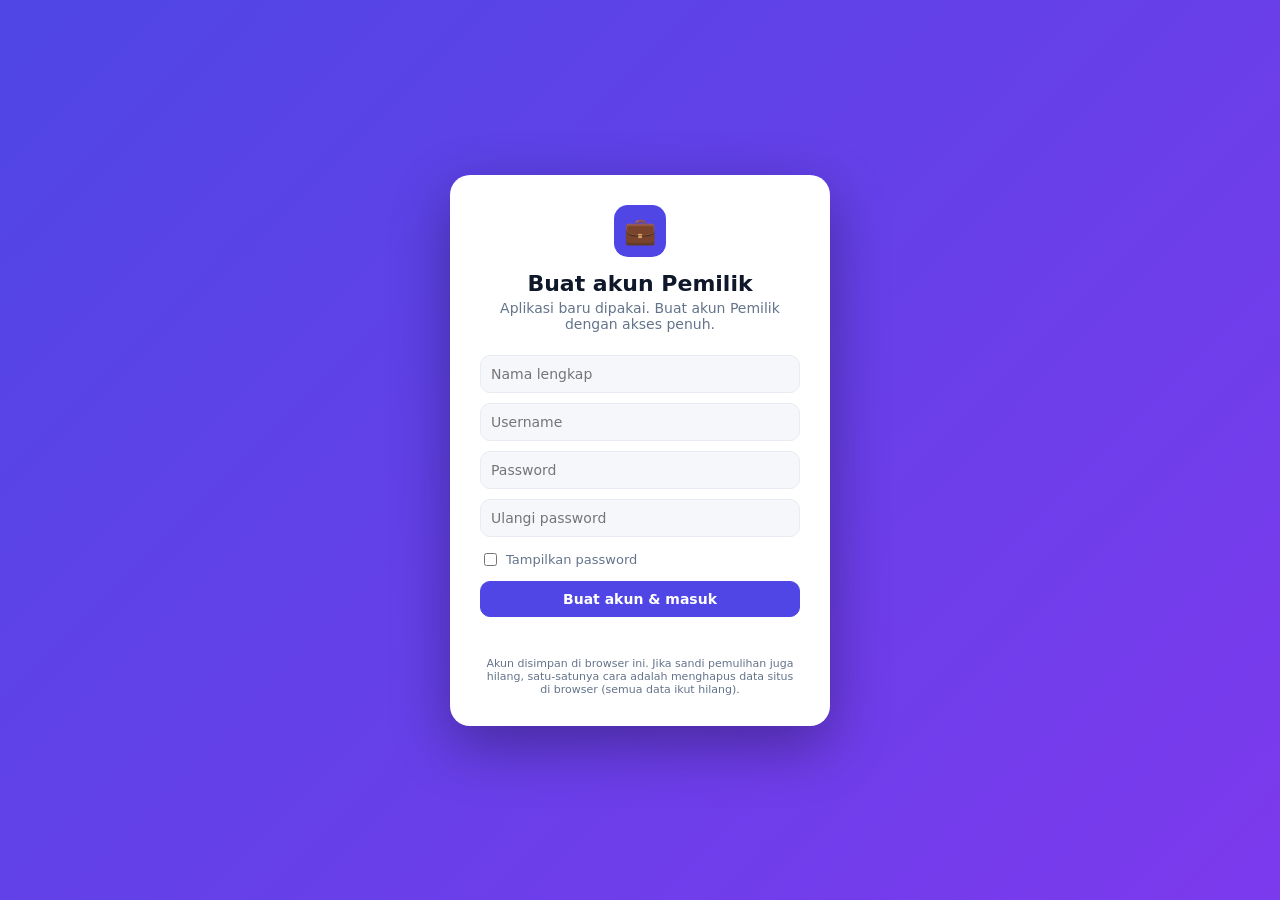
<file: KASKU.html>
<!DOCTYPE html>
<html lang="id">
<head>
<meta charset="UTF-8">
<meta name="viewport" content="width=device-width, initial-scale=1">
<title>Kasku — Dashboard Akuntansi</title>
<style>
:root{--bg:#f6f7fb;--kartu:#fff;--teks:#0f172a;--abu:#64748b;--garis:#e8ebf2;--utama:#4f46e5;--utama2:#eef2ff;--hijau:#10b981;--merah:#f43f5e;--sisi:#0f172a}
[data-tema="gelap"]{--bg:#0b1020;--kartu:#131a2e;--teks:#e5e9f5;--abu:#8b95b3;--garis:#222b45;--utama2:#1e2547;--sisi:#080c18}
*{box-sizing:border-box}
body{margin:0;font-family:Inter,system-ui,-apple-system,"Segoe UI",Roboto,Arial,sans-serif;background:var(--bg);color:var(--teks);font-size:14px}
.app{display:grid;grid-template-columns:230px 1fr;min-height:100vh}
/* sidebar */
aside{background:var(--sisi);color:#cbd5e1;padding:22px 14px;position:sticky;top:0;height:100vh}
.logo{display:flex;align-items:center;gap:10px;color:#fff;font-weight:700;font-size:18px;padding:0 10px 24px}
.logo i{background:var(--utama);width:32px;height:32px;border-radius:9px;display:grid;place-items:center;font-style:normal}
nav a{display:flex;align-items:center;gap:10px;padding:10px 12px;border-radius:10px;color:#94a3b8;text-decoration:none;cursor:pointer;margin-bottom:4px}
nav a:hover{background:#ffffff12;color:#fff}
nav a.aktif{background:var(--utama);color:#fff}
nav a.mati{opacity:.45;cursor:default}
.profil{position:absolute;bottom:20px;left:14px;right:14px;display:flex;gap:10px;align-items:center;padding:10px;background:#ffffff0d;border-radius:12px}
.avatar{width:34px;height:34px;border-radius:50%;background:var(--utama);color:#fff;display:grid;place-items:center;font-weight:700}
.profil small{display:block;color:#64748b}
/* konten */
.isi{padding:0 28px 40px;min-width:0}
.topbar{display:flex;justify-content:space-between;align-items:center;gap:12px;flex-wrap:wrap;padding:22px 0}
.topbar h1{margin:0;font-size:22px}.topbar p{margin:2px 0 0;color:var(--abu)}
.aksi{display:flex;gap:8px;flex-wrap:wrap}
button,select,input{font:inherit}
.btn{padding:9px 14px;border-radius:10px;border:1px solid var(--garis);background:var(--kartu);color:var(--teks);cursor:pointer}
.btn:hover{border-color:var(--utama)}
.btn.utama{background:var(--utama);border-color:var(--utama);color:#fff;font-weight:600}
.btn.utama:hover{opacity:.9}
select.btn{padding-right:8px}
.grid{display:grid;gap:16px}
.kpi{grid-template-columns:repeat(auto-fit,minmax(200px,1fr))}
.dua{grid-template-columns:2fr 1fr;margin-top:16px}
.kartu{background:var(--kartu);border:1px solid var(--garis);border-radius:16px;padding:20px;box-shadow:0 1px 2px #0000000a}
.kartu h3{margin:0;font-size:14px;color:var(--abu);font-weight:600}
.ikon{width:36px;height:36px;border-radius:10px;display:grid;place-items:center;font-size:18px;float:right}
.nilai{font-size:26px;font-weight:700;margin:12px 0 6px;letter-spacing:-.5px}
.delta{font-size:12px;color:var(--abu)}
.naik{color:var(--hijau);font-weight:600}.turun{color:var(--merah);font-weight:600}
.judul{display:flex;justify-content:space-between;align-items:center;margin-bottom:14px;gap:8px;flex-wrap:wrap}
.judul h2{margin:0;font-size:16px}
/* grafik */
.grafik{position:relative;height:210px;display:flex;align-items:flex-end;gap:14px;padding:0 4px 24px 4px}
.gl{position:absolute;left:0;right:0;border-top:1px dashed var(--garis)}
.gl span{position:absolute;top:-8px;left:0;font-size:10px;color:var(--abu);background:var(--kartu);padding-right:4px}
.kol{flex:1;height:100%;display:flex;align-items:flex-end;justify-content:center;gap:4px;position:relative;z-index:1}
.kol b{width:40%;max-width:26px;border-radius:6px 6px 0 0;min-height:3px;transition:height .5s}
.kol em{position:absolute;bottom:-22px;font-style:normal;font-size:12px;color:var(--abu)}
.legenda{display:flex;gap:14px;color:var(--abu);font-size:12px}
.legenda i{display:inline-block;width:9px;height:9px;border-radius:50%;margin-right:5px}
/* donat */
.donat{width:150px;height:150px;border-radius:50%;margin:6px auto 16px;display:grid;place-items:center}
.donat div{width:98px;height:98px;border-radius:50%;background:var(--kartu);display:grid;place-items:center;text-align:center;font-size:11px;color:var(--abu)}
.donat strong{display:block;font-size:14px;color:var(--teks)}
.lk{display:flex;justify-content:space-between;padding:5px 0;font-size:13px}
.lk i{display:inline-block;width:9px;height:9px;border-radius:3px;margin-right:8px}
/* tabel */
.cari{padding:9px 12px;border-radius:10px;border:1px solid var(--garis);background:var(--bg);color:var(--teks);min-width:200px}
.chip{padding:6px 12px;border-radius:20px;border:1px solid var(--garis);background:transparent;color:var(--abu);cursor:pointer}
.chip.aktif{background:var(--utama2);color:var(--utama);border-color:var(--utama);font-weight:600}
.bungkus{overflow-x:auto}
table{width:100%;border-collapse:collapse}
th{text-align:left;font-size:12px;text-transform:uppercase;letter-spacing:.5px;color:var(--abu);padding:10px 8px;border-bottom:1px solid var(--garis)}
td{padding:12px 8px;border-bottom:1px solid var(--garis)}
tr:last-child td{border-bottom:none}
.num{text-align:right}
.sel{display:flex;align-items:center;gap:12px}
.sel .ik{width:36px;height:36px;border-radius:10px;background:var(--utama2);display:grid;place-items:center}
.sel small{color:var(--abu);display:block}
.badge{padding:3px 10px;border-radius:20px;font-size:12px;font-weight:600}
.badge.masuk{background:#10b9811f;color:var(--hijau)}.badge.keluar{background:#f43f5e1f;color:var(--merah)}
.x{background:none;border:none;cursor:pointer;opacity:.5;font-size:15px}.x:hover{opacity:1}
.kosong{text-align:center;color:var(--abu);padding:26px}
/* modal */
dialog{border:none;border-radius:18px;padding:24px;width:min(420px,92vw);background:var(--kartu);color:var(--teks);box-shadow:0 20px 60px #00000055}
dialog::backdrop{background:#0f172a99}
dialog h2{margin:0 0 16px}
dialog label{display:block;font-size:12px;color:var(--abu);margin:12px 0 4px}
dialog input,dialog select{width:100%;padding:10px;border-radius:10px;border:1px solid var(--garis);background:var(--bg);color:var(--teks)}
.baris{display:flex;gap:10px;justify-content:flex-end;margin-top:20px}
#err{color:var(--merah);font-size:13px;min-height:16px;margin-top:10px}
#toast{position:fixed;bottom:24px;right:24px;background:var(--sisi);color:#fff;padding:12px 18px;border-radius:12px;opacity:0;transform:translateY(10px);transition:.3s;pointer-events:none}
#toast.tampil{opacity:1;transform:none}
.sembunyi{display:none!important}
.lb{display:block;font-size:12px;color:var(--abu);margin:12px 0 4px}
.in{width:100%;padding:10px;border-radius:10px;border:1px solid var(--garis);background:var(--bg);color:var(--teks)}
.tag{display:inline-flex;align-items:center;gap:6px;padding:6px 10px;border-radius:20px;background:var(--utama2);margin:0 6px 8px 0}
.dua2{grid-template-columns:repeat(auto-fit,minmax(300px,1fr))}
.lap{max-width:820px;margin:0 auto}
.kop{text-align:center;margin-bottom:18px;border-bottom:2px solid var(--garis);padding-bottom:14px}
.kop h2{margin:0 0 4px;font-size:20px}.kop div{color:var(--abu)}
.lap td,.lap th{padding:8px}
.lap .grup td{font-weight:700;background:var(--bg)}
.lap .tot td{font-weight:700;border-top:1px solid var(--teks)}
.lap .akhir td{font-weight:800;font-size:16px;border-top:2px solid var(--teks)}
.lap h4{margin:24px 0 8px}
#login{position:fixed;inset:0;z-index:100;background:linear-gradient(135deg,#4f46e5,#7c3aed);display:grid;place-items:center;padding:16px;overflow:auto}
.kotak{background:var(--kartu);color:var(--teks);width:min(380px,100%);padding:30px;border-radius:20px;box-shadow:0 20px 60px #00000055;text-align:center}
.kotak .lg{width:52px;height:52px;border-radius:14px;background:var(--utama);display:grid;place-items:center;font-size:26px;margin:0 auto 14px}
.kotak h1{margin:0 0 4px;font-size:22px}.kotak p{margin:0 0 18px;color:var(--abu)}
.kotak .in{margin:5px 0}
.kotak .btn{width:100%;margin-top:12px}
.lihat{display:flex;align-items:center;gap:6px;font-size:13px;color:var(--abu);margin-top:8px}
#lgErr{color:var(--merah);font-size:13px;min-height:18px;margin-top:10px}
.kotak small{display:block;color:var(--abu);margin-top:12px;font-size:11px}
body.terkunci .app{display:none}
.tautan{display:block;margin:12px auto 0;background:none;border:none;color:var(--utama);cursor:pointer;font-size:13px;text-decoration:underline}
#dlgData .btn{display:block;width:100%;margin-top:10px;text-align:left}
@media print{
:root,[data-tema="gelap"]{--bg:#fff;--kartu:#fff;--teks:#000;--abu:#555;--garis:#ccc}
aside,.topbar,#atas,#kartuTabel,#halamanPengaturan,.noprint,#toast{display:none!important}
.app{display:block}.isi{padding:0}.kartu{border:none;box-shadow:none;padding:0}
}
@media(max-width:900px){.app{grid-template-columns:1fr}aside{position:static;height:auto;padding:12px}.profil{display:none}nav{display:flex;gap:6px;overflow-x:auto}nav a{white-space:nowrap}.logo{padding-bottom:10px}.dua{grid-template-columns:1fr}.isi{padding:0 16px 40px}}
</style>
</head>
<body class="terkunci">
<div id="login">
  <div class="kotak">
    <div class="lg">💼</div>
    <h1 id="lgJudul">Masuk</h1>
    <p id="lgSub"></p>
    <div id="lgSetup" class="sembunyi"><input class="in" id="lgNama" placeholder="Nama lengkap"></div>
    <input class="in" id="lgUser" placeholder="Username" autocomplete="username">
    <input class="in" id="lgPass" type="password" placeholder="Password" autocomplete="current-password">
    <div id="lgUlang" class="sembunyi"><input class="in" id="lgPass2" type="password" placeholder="Ulangi password" autocomplete="new-password"></div>
    <label class="lihat"><input type="checkbox" onchange="lihatPw(this.checked)"> Tampilkan password</label>
    <button class="btn utama" id="lgTombol" onclick="kirimLogin()">Masuk</button>
    <button class="tautan" id="lgLupa" onclick="bukaLupa()">Lupa username / password?</button>
    <div id="lgErr"></div>
    <small>Akun disimpan di browser ini. Jika sandi pemulihan juga hilang, satu-satunya cara adalah menghapus data situs di browser (semua data ikut hilang).</small>
  </div>
</div>
<div class="app">
  <aside>
    <div class="logo"><i>💼</i><span id="namaUsaha">Kasku</span></div>
    <nav>
      <a class="aktif" id="nav-dashboard" onclick="ganti('dashboard')">📊 Dashboard</a>
      <a id="nav-transaksi" onclick="ganti('transaksi')">🧾 Transaksi</a>
      <a id="nav-laporan" onclick="ganti('laporan')">📑 Laporan</a>
      <a id="nav-pengaturan" onclick="ganti('pengaturan')">⚙️ Pengaturan</a>
    </nav>
    <div class="profil"><div class="avatar" id="avatar">P</div><div><span id="namaPengguna">Putri</span><small id="peranPengguna">Pemilik usaha</small></div></div>
  </aside>

  <div class="isi">
    <div class="topbar">
      <div><h1 id="judulHalaman">Dashboard</h1><p id="subjudul"></p></div>
      <div class="aksi">
        <select class="btn" id="periode" onchange="render()">
          <option value="semua">Semua waktu</option>
          <option value="bulan">Bulan ini</option>
        </select>
        <button class="btn" id="btnEkspor" onclick="ekspor()">⬇ Ekspor CSV</button>
        <button class="btn" onclick="tema()" title="Ganti tema">🌓</button>
        <button class="btn utama" id="btnTambah" onclick="buka()">+ Transaksi baru</button>
        <button class="btn" onclick="keluar()" title="Keluar dari aplikasi">🔒 Keluar</button>
      </div>
    </div>

    <div id="atas">
      <div class="grid kpi" id="kpi"></div>
      <div class="grid dua">
        <div class="kartu">
          <div class="judul"><h2>Arus kas 6 bulan terakhir</h2>
            <div class="legenda"><span><i style="background:var(--hijau)"></i>Pemasukan</span><span><i style="background:var(--merah)"></i>Pengeluaran</span></div></div>
          <div class="grafik" id="grafik"></div>
        </div>
        <div class="kartu">
          <div class="judul"><h2>Pengeluaran per kategori</h2></div>
          <div id="donat"></div>
        </div>
      </div>
    </div>

    <div class="kartu" id="kartuTabel" style="margin-top:16px">
      <div class="judul">
        <h2 id="judulTabel">Transaksi terbaru</h2>
        <div class="aksi">
          <input class="cari" id="cari" placeholder="🔍 Cari transaksi..." oninput="render()">
          <button class="chip aktif" data-j="semua" onclick="filterJ(this)">Semua</button>
          <button class="chip" data-j="masuk" onclick="filterJ(this)">Masuk</button>
          <button class="chip" data-j="keluar" onclick="filterJ(this)">Keluar</button>
        </div>
      </div>
      <div class="bungkus"><table>
        <thead><tr><th>Transaksi</th><th>Tanggal</th><th>Jenis</th><th class="num">Jumlah</th><th></th></tr></thead>
        <tbody id="isiTabel"></tbody>
      </table></div>
    </div>

    <div id="halamanLaporan" class="sembunyi">
      <div class="kartu noprint" style="margin-bottom:16px">
        <div class="judul"><h2>Pilih periode laporan</h2>
          <div class="aksi">
            <select class="btn" id="bulanLap" onchange="renderLaporan()"></select>
            <button class="btn utama" onclick="window.print()">🖨️ Cetak / Simpan PDF</button>
          </div>
        </div>
      </div>
      <div class="kartu"><div class="lap" id="lapIsi"></div></div>
    </div>

    <div id="halamanPengaturan" class="sembunyi">
      <div class="grid dua2">
        <div class="kartu">
          <div class="judul"><h2>Profil usaha</h2></div>
          <label class="lb">Nama usaha</label><input class="in" id="sUsaha">
          <div class="aksi" style="margin-top:16px"><button class="btn utama" onclick="simpanProfil()">Simpan profil</button></div>
        </div>
        <div class="kartu">
          <div class="judul"><h2>Kategori transaksi</h2></div>
          <div id="daftarKat"></div>
          <div class="aksi" style="margin-top:8px;flex-wrap:nowrap">
            <input class="in" id="kategoriBaru" placeholder="Nama kategori baru">
            <button class="btn" onclick="tambahKat()">+ Tambah</button>
          </div>
        </div>
      </div>
      <div class="kartu" style="margin-top:16px">
        <div class="judul"><h2>Sandi pemulihan</h2></div>
        <p class="delta">Dipakai untuk memulihkan akunmu jika lupa username atau password. <b id="statusPulih"></b></p>
        <button class="btn" onclick="bukaPulih()">🔑 Buat / ganti sandi pemulihan</button>
      </div>
      <div class="kartu" style="margin-top:16px">
        <div class="judul"><h2>Pengguna &amp; hak akses</h2></div>
        <p class="delta"><b>Pemilik</b>: akses penuh. <b>Akuntan</b>: dashboard, transaksi (tambah/hapus), laporan, ekspor. <b>Kasir</b>: hanya mencatat transaksi dan melihat catatannya sendiri.</p>
        <div class="bungkus"><table>
          <thead><tr><th>Pengguna</th><th>Peran</th><th></th></tr></thead>
          <tbody id="daftarUser"></tbody>
        </table></div>
        <div style="display:grid;grid-template-columns:repeat(auto-fit,minmax(150px,1fr));gap:10px;margin-top:14px">
          <input class="in" id="uNama" placeholder="Nama lengkap">
          <input class="in" id="uUser" placeholder="Username">
          <input class="in" id="uPass" type="password" placeholder="Password (min. 6)" autocomplete="new-password">
          <select class="in" id="uPeran"><option value="kasir">Kasir</option><option value="akuntan">Akuntan</option><option value="pemilik">Pemilik</option></select>
          <button class="btn utama" onclick="tambahUser()">+ Tambah pengguna</button>
        </div>
        <p id="errUser" style="color:var(--merah);font-size:13px;min-height:16px;margin:8px 0 0"></p>
      </div>
      <div class="kartu" style="margin-top:16px">
        <div class="judul"><h2>Data</h2></div>
        <p class="delta">Format impor CSV: tanggal (YYYY-MM-DD atau DD/MM/YYYY), keterangan, kategori, jenis (masuk/keluar), jumlah. Baris pertama boleh berisi judul kolom.</p>
        <input type="file" id="fileCsv" accept=".csv,text/csv" class="sembunyi" onchange="impor(this)">
        <div class="aksi">
          <button class="btn" onclick="document.getElementById('fileCsv').click()">⬆ Impor CSV</button>
          <button class="btn" onclick="ekspor()">⬇ Ekspor CSV</button>
          <button class="btn" onclick="resetContoh()">↺ Kembalikan data contoh</button>
          <button class="btn" style="color:var(--merah)" onclick="bukaBaru()">✨ Mulai data baru</button>
        </div>
        <p class="delta" id="infoData"></p>
      </div>
    </div>
  </div>
</div>

<dialog id="dlg">
  <h2>Transaksi baru</h2>
  <label>Tanggal</label><input type="date" id="fTgl">
  <label>Keterangan</label><input id="fKet" placeholder="Contoh: Penjualan produk A">
  <label>Kategori</label>
  <select id="fKat"></select>
  <label>Jenis</label>
  <select id="fJenis"><option value="masuk">Pemasukan</option><option value="keluar">Pengeluaran</option></select>
  <label>Jumlah (Rp)</label><input type="number" id="fJumlah" min="1" placeholder="0">
  <div id="err"></div>
  <div class="baris"><button class="btn" onclick="dlg.close()">Batal</button><button class="btn utama" onclick="tambah()">Simpan</button></div>
</dialog>
<dialog id="dlgPw">
  <h2>Ganti password</h2>
  <p class="delta" id="pwUntuk"></p>
  <label>Password baru</label><input type="password" id="pwBaru" autocomplete="new-password">
  <div id="errPw" style="color:var(--merah);font-size:13px;min-height:16px;margin-top:10px"></div>
  <div class="baris"><button class="btn" onclick="dlgPw.close()">Batal</button><button class="btn utama" onclick="simpanPw()">Simpan</button></div>
</dialog>
<dialog id="dlgPulih">
  <h2>🔑 Buat sandi pemulihan</h2>
  <p class="delta">Sandi ini dipakai jika kamu lupa username atau password. Simpan di tempat aman (dicatat di kertas atau pengelola password). Sandi tidak akan ditampilkan lagi setelah disimpan.</p>
  <label>Sandi pemulihan (minimal 8 karakter)</label>
  <input id="pulihKode" autocomplete="off" placeholder="Ketik sendiri, atau buat otomatis">
  <button class="btn" style="margin-top:8px" onclick="buatKode()">🎲 Buat otomatis</button>
  <label style="display:flex;gap:8px;align-items:center;margin-top:14px;font-size:13px"><input type="checkbox" id="pulihOk" style="width:auto"> Saya sudah menyimpan sandi ini</label>
  <div id="errPulih" style="color:var(--merah);font-size:13px;min-height:16px;margin-top:10px"></div>
  <div class="baris"><button class="btn" onclick="lewatiPulih()">Nanti saja</button><button class="btn utama" onclick="simpanPulih()">Simpan</button></div>
</dialog>
<dialog id="dlgLupa">
  <h2>Pulihkan akses</h2>
  <div id="lupa1">
    <p class="delta">Masukkan sandi pemulihan yang kamu buat sebelumnya. Username akan ditampilkan, lalu kamu bisa membuat password baru.</p>
    <label>Sandi pemulihan</label>
    <input id="lupaKode" autocomplete="off" placeholder="XXXX-XXXX-XXXX-XXXX">
    <div id="errLupa1" style="color:var(--merah);font-size:13px;min-height:16px;margin-top:10px"></div>
    <div class="baris"><button class="btn" onclick="document.getElementById('dlgLupa').close()">Batal</button><button class="btn utama" onclick="cekPulih()">Verifikasi</button></div>
  </div>
  <div id="lupa2" class="sembunyi">
    <p>✅ Terverifikasi. Username kamu: <b id="lupaUser"></b></p>
    <label>Password baru</label><input type="password" id="lupaPw" autocomplete="new-password">
    <label>Ulangi password baru</label><input type="password" id="lupaPw2" autocomplete="new-password">
    <div id="errLupa2" style="color:var(--merah);font-size:13px;min-height:16px;margin-top:10px"></div>
    <div class="baris"><button class="btn" onclick="document.getElementById('dlgLupa').close()">Batal</button><button class="btn utama" onclick="simpanLupa()">Simpan &amp; masuk</button></div>
  </div>
</dialog>
<dialog id="dlgData" oncancel="event.preventDefault()">
  <h2>Mulai dengan data apa?</h2>
  <p class="delta">Pilih data awal untuk aplikasi ini. Akun, kategori, dan pengaturan tidak terpengaruh.</p>
  <button class="btn utama" onclick="pilihData('kosong')">✨ Data baru (kosong)</button>
  <button class="btn" onclick="pilihData('contoh')">🧪 Data contoh (untuk mencoba)</button>
  <button class="btn" id="btnDataAda" onclick="pilihData('ada')">📂 Pertahankan data yang sudah ada</button>
</dialog>
<dialog id="dlgBaru">
  <h2>✨ Mulai data baru</h2>
  <p class="delta">Semua transaksi akan dihapus dan kamu mulai dari data kosong. Akun pengguna, kategori, dan profil usaha <b>tetap ada</b>. Tindakan ini tidak bisa dibatalkan.</p>
  <label style="display:flex;gap:8px;align-items:center;font-size:13px"><input type="checkbox" id="baruCadangan" checked style="width:auto"> Unduh cadangan CSV dulu (disarankan)</label>
  <label>Ketik <b>BARU</b> untuk melanjutkan</label>
  <input id="baruKonfirm" autocomplete="off" placeholder="BARU">
  <div id="errBaru" style="color:var(--merah);font-size:13px;min-height:16px;margin-top:10px"></div>
  <div class="baris"><button class="btn" onclick="document.getElementById('dlgBaru').close()">Batal</button><button class="btn utama" style="background:var(--merah);border-color:var(--merah)" onclick="jalankanBaru()">Hapus &amp; mulai baru</button></div>
</dialog>
<div id="toast"></div>

<script>
const KUNCI="dashboardAkuntansi",KUNCI_P="kaskuPengaturan";
const WARNA=["#4f46e5","#f43f5e","#f59e0b","#10b981","#06b6d4","#8b5cf6","#94a3b8"];
const EMOJI={"Penjualan":"🛍️","Gaji":"👥","Sewa":"🏠","Listrik & Air":"💡","Bahan Baku":"📦","Pemasaran":"📣","Lainnya":"🧾"};
const contoh=[
{id:1,tgl:"2026-05-03",ket:"Penjualan produk A",kat:"Penjualan",jenis:"masuk",jumlah:12500000},
{id:2,tgl:"2026-05-10",ket:"Sewa toko",kat:"Sewa",jenis:"keluar",jumlah:3000000},
{id:3,tgl:"2026-06-05",ket:"Penjualan produk B",kat:"Penjualan",jenis:"masuk",jumlah:15200000},
{id:4,tgl:"2026-06-12",ket:"Gaji karyawan",kat:"Gaji",jenis:"keluar",jumlah:6500000},
{id:5,tgl:"2026-07-02",ket:"Penjualan online",kat:"Penjualan",jenis:"masuk",jumlah:11800000},
{id:6,tgl:"2026-07-15",ket:"Bahan baku",kat:"Bahan Baku",jenis:"keluar",jumlah:4200000},
{id:7,tgl:"2026-08-04",ket:"Penjualan grosir",kat:"Penjualan",jenis:"masuk",jumlah:18900000},
{id:8,tgl:"2026-08-20",ket:"Iklan media sosial",kat:"Pemasaran",jenis:"keluar",jumlah:1500000},
{id:9,tgl:"2026-09-06",ket:"Penjualan produk A",kat:"Penjualan",jenis:"masuk",jumlah:14300000},
{id:10,tgl:"2026-09-18",ket:"Listrik dan air",kat:"Listrik & Air",jenis:"keluar",jumlah:950000},
{id:11,tgl:"2026-10-01",ket:"Penjualan harian",kat:"Penjualan",jenis:"masuk",jumlah:5400000},
{id:12,tgl:"2026-10-02",ket:"Gaji karyawan",kat:"Gaji",jenis:"keluar",jumlah:6500000}];

const PDEF={usaha:"Kasku",nama:"Putri",peran:"Pemilik usaha",kategori:["Penjualan","Gaji","Sewa","Listrik & Air","Bahan Baku","Pemasaran","Lainnya"]};
let data=muat(),tampilan="dashboard",jenisAktif="semua",p=muatP();
function muatP(){try{let x=localStorage.getItem(KUNCI_P);if(x)return Object.assign(JSON.parse(JSON.stringify(PDEF)),JSON.parse(x))}catch(e){}return JSON.parse(JSON.stringify(PDEF))}
function simpanP(){try{localStorage.setItem(KUNCI_P,JSON.stringify(p))}catch(e){}}
const $=id=>document.getElementById(id);
const dlg=$("dlg");

function muat(){try{let s=localStorage.getItem(KUNCI);if(s)return JSON.parse(s)}catch(e){}return contoh}
function simpan(){try{localStorage.setItem(KUNCI,JSON.stringify(data))}catch(e){}}
function rp(n){return "Rp "+Math.abs(Math.round(n)).toLocaleString("id-ID")}
function singkat(n){return n>=1e6?(n/1e6).toFixed(n>=1e7?0:1)+" jt":n>=1e3?Math.round(n/1e3)+" rb":String(n)}
function aman(t){return String(t).replace(/[&<>"']/g,c=>({"&":"&amp;","<":"&lt;",">":"&gt;",'"':"&quot;","'":"&#39;"}[c]))}
function kb(d){return d.getFullYear()+"-"+String(d.getMonth()+1).padStart(2,"0")}
function jumlahDari(arr,j){return arr.filter(d=>d.jenis===j).reduce((a,d)=>a+d.jumlah,0)}
function toast(t){let e=$("toast");e.innerText=t;e.classList.add("tampil");setTimeout(()=>e.classList.remove("tampil"),2200)}

const JUDUL={dashboard:"Dashboard",transaksi:"Transaksi",laporan:"Laporan",pengaturan:"Pengaturan"};
function ganti(v){
  if(!bisa(v)){toast("Akses ditolak");return}
  tampilan=v;
  for(let k in JUDUL){$("nav-"+k).classList.toggle("aktif",k===v)}
  $("atas").classList.toggle("sembunyi",v!=="dashboard");
  $("kartuTabel").classList.toggle("sembunyi",v!=="dashboard"&&v!=="transaksi");
  $("halamanLaporan").classList.toggle("sembunyi",v!=="laporan");
  $("halamanPengaturan").classList.toggle("sembunyi",v!=="pengaturan");
  $("periode").classList.toggle("sembunyi",v!=="dashboard");
  $("judulHalaman").innerText=JUDUL[v];
  $("judulTabel").innerText=v==="dashboard"?"Transaksi terbaru":"Semua transaksi";
  if(v==="pengaturan")isiFormProfil();
  render();
}
function render(){
  renderDashboard();
  if(tampilan==="transaksi")$("subjudul").innerText=dataDilihat().length+" transaksi tercatat";
  if(tampilan==="laporan"){renderLaporan();$("subjudul").innerText="Laporan laba rugi";}
  if(tampilan==="pengaturan"){renderPengaturan();$("subjudul").innerText="Atur profil, kategori, dan data";}
}
function filterJ(el){
  jenisAktif=el.dataset.j;
  document.querySelectorAll(".chip").forEach(c=>c.classList.toggle("aktif",c===el));
  render();
}

function renderDashboard(){
  let now=new Date(),bulanIni=kb(now),bulanLalu=kb(new Date(now.getFullYear(),now.getMonth()-1,1));
  let mode=$("periode").value;
  let dp=data.filter(d=>mode==="semua"||d.tgl.startsWith(bulanIni));
  $("subjudul").innerText=(mode==="semua"?"Ringkasan semua waktu":"Ringkasan bulan ini")+" · "+dp.length+" transaksi";

  let masuk=jumlahDari(dp,"masuk"),keluar=jumlahDari(dp,"keluar"),laba=masuk-keluar;
  let margin=masuk>0?laba/masuk*100:0;

  // delta vs bulan lalu (hanya mode bulan ini)
  function delta(j,nilai){
    if(mode!=="bulan")return '<span class="delta">Semua waktu</span>';
    let lalu=jumlahDari(data.filter(d=>d.tgl.startsWith(bulanLalu)),j);
    if(lalu===0)return '<span class="delta">Belum ada data bulan lalu</span>';
    let p=(nilai-lalu)/lalu*100,baik=(j==="keluar")?p<=0:p>=0;
    return '<span class="'+(baik?"naik":"turun")+'">'+(p>=0?"▲ ":"▼ ")+Math.abs(p).toFixed(0)+'%</span> <span class="delta">vs bulan lalu</span>';
  }
  let kartu=[
    ["Total pemasukan","💰","#10b9811f",rp(masuk),delta("masuk",masuk),""],
    ["Total pengeluaran","💸","#f43f5e1f",rp(keluar),delta("keluar",keluar),""],
    ["Laba bersih","📈","#4f46e51f",(laba<0?"-":"")+rp(laba),'<span class="delta">'+(laba>=0?"Usaha untung":"Usaha rugi")+"</span>",laba>=0?"var(--hijau)":"var(--merah)"],
    ["Margin laba","🎯","#f59e0b1f",margin.toFixed(1)+"%",'<span class="delta">Laba dibanding pemasukan</span>',""]];
  $("kpi").innerHTML=kartu.map(k=>'<div class="kartu"><span class="ikon" style="background:'+k[2]+'">'+k[1]+'</span><h3>'+k[0]+'</h3><div class="nilai" style="color:'+(k[5]||"inherit")+'">'+k[3]+'</div>'+k[4]+'</div>').join("");

  // grafik 6 bulan
  let bln=[];
  for(let i=5;i>=0;i--){let d=new Date(now.getFullYear(),now.getMonth()-i,1);bln.push({k:kb(d),l:d.toLocaleDateString("id-ID",{month:"short"}),masuk:0,keluar:0})}
  data.forEach(d=>bln.forEach(b=>{if(d.tgl.startsWith(b.k))b[d.jenis]+=d.jumlah}));
  let maks=Math.max(1,...bln.map(b=>Math.max(b.masuk,b.keluar)));
  let garis=[1,.75,.5,.25].map(f=>'<div class="gl" style="top:'+((1-f)*(100-0))*0.88+'%"><span>'+singkat(maks*f)+'</span></div>').join("");
  $("grafik").innerHTML=garis+bln.map(b=>'<div class="kol"><b style="height:'+(b.masuk/maks*88)+'%;background:var(--hijau)" title="Pemasukan '+rp(b.masuk)+'"></b><b style="height:'+(b.keluar/maks*88)+'%;background:var(--merah)" title="Pengeluaran '+rp(b.keluar)+'"></b><em>'+b.l+'</em></div>').join("");

  // donat kategori
  let pk={};dp.filter(d=>d.jenis==="keluar").forEach(d=>pk[d.kat]=(pk[d.kat]||0)+d.jumlah);
  let ks=Object.keys(pk).sort((a,b)=>pk[b]-pk[a]);
  if(ks.length===0){$("donat").innerHTML='<div class="kosong">Belum ada pengeluaran</div>'}
  else{
    let acc=0,seg=ks.map((k,i)=>{let a=acc/keluar*100;acc+=pk[k];return WARNA[i%WARNA.length]+" "+a+"% "+(acc/keluar*100)+"%"});
    $("donat").innerHTML='<div class="donat" style="background:conic-gradient('+seg.join(",")+')"><div><span><strong>'+singkat(keluar)+'</strong>total</span></div></div>'+
      ks.map((k,i)=>'<div class="lk"><span><i style="background:'+WARNA[i%WARNA.length]+'"></i>'+aman(k)+'</span><b>'+(pk[k]/keluar*100).toFixed(0)+'%</b></div>').join("");
  }

  // tabel
  let q=$("cari").value.trim().toLowerCase();
  let tampil=dataDilihat().filter(d=>(jenisAktif==="semua"||d.jenis===jenisAktif)&&(q===""||(d.ket+" "+d.kat).toLowerCase().includes(q)))
    .sort((a,b)=>b.tgl.localeCompare(a.tgl));
  if(tampilan==="dashboard")tampil=tampil.slice(0,6);
  $("isiTabel").innerHTML=tampil.length===0?'<tr><td colspan="5" class="kosong">Tidak ada transaksi ditemukan</td></tr>':
    tampil.map(d=>'<tr><td><div class="sel"><div class="ik">'+(EMOJI[d.kat]||"🧾")+'</div><div>'+aman(d.ket)+'<small>'+aman(d.kat)+'</small></div></div></td>'+
    '<td>'+new Date(d.tgl+"T00:00:00").toLocaleDateString("id-ID",{day:"numeric",month:"short",year:"numeric"})+'</td>'+
    '<td><span class="badge '+d.jenis+'">'+(d.jenis==="masuk"?"Pemasukan":"Pengeluaran")+'</span></td>'+
    '<td class="num" style="font-weight:600;color:var(--'+(d.jenis==="masuk"?"hijau":"merah")+')">'+(d.jenis==="keluar"?"-":"+")+rp(d.jumlah)+'</td>'+
    '<td class="num">'+(bisa("hapus")?'<button class="x" onclick="hapus('+d.id+')" title="Hapus">🗑️</button>':"")+'</td></tr>').join("");
}

// ===== Login & hak akses =====
const LABEL={pemilik:"Pemilik",akuntan:"Akuntan",kasir:"Kasir"};
const IZIN={
  pemilik:["dashboard","transaksi","laporan","pengaturan","tambah","hapus","ekspor","pengguna"],
  akuntan:["dashboard","transaksi","laporan","tambah","hapus","ekspor"],
  kasir:["transaksi","tambah"]
};
const KUNCI_U="kaskuPengguna";
let users=muatU(),sesi=null,modeLogin="login",gagal=0,kunciSampai=0,idPw=null;
function muatU(){try{let x=localStorage.getItem(KUNCI_U);if(x)return JSON.parse(x)}catch(e){}return []}
function simpanU(){try{localStorage.setItem(KUNCI_U,JSON.stringify(users))}catch(e){}}
function bisa(x){return !!sesi&&IZIN[sesi.role].includes(x)}
function dataDilihat(){return sesi&&sesi.role==="kasir"?data.filter(d=>d.oleh===sesi.username):data}

function acak(){return Array.from(crypto.getRandomValues(new Uint8Array(16))).map(b=>b.toString(16).padStart(2,"0")).join("")}
async function hash(pw,salt){
  let enc=new TextEncoder();
  let kunci=await crypto.subtle.importKey("raw",enc.encode(pw),"PBKDF2",false,["deriveBits"]);
  let bits=await crypto.subtle.deriveBits({name:"PBKDF2",salt:enc.encode(salt),iterations:100000,hash:"SHA-256"},kunci,256);
  return Array.from(new Uint8Array(bits)).map(b=>b.toString(16).padStart(2,"0")).join("");
}
async function buatUser(nama,username,pw,role){
  let salt=acak();
  return {id:Date.now()+Math.floor(Math.random()*1000),username:username,nama:nama,role:role,salt:salt,hash:await hash(pw,salt)};
}

function tampilLogin(mode){
  modeLogin=mode;
  $("login").classList.remove("sembunyi");
  document.body.classList.add("terkunci");
  let setup=mode==="setup";
  $("lgJudul").innerText=setup?"Buat akun Pemilik":p.usaha;
  $("lgSub").innerText=setup?"Aplikasi baru dipakai. Buat akun Pemilik dengan akses penuh.":"Masuk untuk melanjutkan";
  $("lgSetup").classList.toggle("sembunyi",!setup);
  $("lgUlang").classList.toggle("sembunyi",!setup);
  $("lgTombol").innerText=setup?"Buat akun & masuk":"Masuk";
  $("lgLupa").classList.toggle("sembunyi",setup);
  $("lgErr").innerText="";
  $("lgPass").value="";$("lgPass2").value="";
}
function lihatPw(t){$("lgPass").type=t?"text":"password";$("lgPass2").type=t?"text":"password"}

async function kirimLogin(){
  let err=$("lgErr");err.innerText="";
  let user=$("lgUser").value.trim().toLowerCase(),pw=$("lgPass").value;
  if(modeLogin==="setup"){
    let nama=$("lgNama").value.trim();
    if(nama===""||!/^[a-z0-9._-]{3,}$/.test(user)){err.innerText="Isi nama dan username (min. 3 huruf/angka, tanpa spasi).";return}
    if(pw.length<6){err.innerText="Password minimal 6 karakter.";return}
    if(pw!==$("lgPass2").value){err.innerText="Konfirmasi password tidak sama.";return}
    let u=await buatUser(nama,user,pw,"pemilik");
    perluPilihData=true;users.push(u);simpanU();masuk(u,true);return;
  }
  if(Date.now()<kunciSampai){err.innerText="Terlalu banyak percobaan. Coba lagi dalam "+Math.ceil((kunciSampai-Date.now())/1000)+" detik.";return}
  let u=users.find(x=>x.username===user);
  let h=await hash(pw,u?u.salt:"tidak-ada");
  if(u&&h===u.hash){gagal=0;masuk(u,true)}
  else{gagal++;if(gagal>=5){kunciSampai=Date.now()+30000;gagal=0}err.innerText="Username atau password salah."}
}
function masuk(u,baru){
  sesi={id:u.id,username:u.username,nama:u.nama,role:u.role};
  try{sessionStorage.setItem("kaskuSesi",String(u.id))}catch(e){}
  $("login").classList.add("sembunyi");
  document.body.classList.remove("terkunci");
  $("lgUser").value="";$("lgPass").value="";
  terapkanProfil();terapkanHak();
  ganti(bisa("dashboard")?"dashboard":"transaksi");
  if(baru&&u.role==="pemilik"){if(perluPilihData){bukaData()}else if(!u.pulih){bukaPulih()}}
}
function keluar(){
  sesi=null;
  try{sessionStorage.removeItem("kaskuSesi")}catch(e){}
  tampilLogin("login");
}
function terapkanHak(){
  for(let k in JUDUL){$("nav-"+k).classList.toggle("sembunyi",!bisa(k))}
  $("btnEkspor").classList.toggle("sembunyi",!bisa("ekspor"));
  $("btnTambah").classList.toggle("sembunyi",!bisa("tambah"));
}
function mulai(){
  if(!window.crypto||!crypto.subtle){
    tampilLogin("login");
    $("lgErr").innerText="Browser ini tidak mendukung enkripsi password. Buka lewat https (misalnya GitHub Pages) atau browser terbaru.";
    $("lgTombol").disabled=true;return;
  }
  if(users.length===0){tampilLogin("setup");return}
  let id=null;try{id=sessionStorage.getItem("kaskuSesi")}catch(e){}
  let u=users.find(x=>String(x.id)===id);
  if(u){masuk(u)}else{tampilLogin("login")}
}
document.getElementById("login").addEventListener("keydown",function(e){if(e.key==="Enter")kirimLogin()});

// ===== Data awal / data baru =====
let perluPilihData=false;
function bukaData(){
  let ada=false;try{ada=localStorage.getItem(KUNCI)!==null}catch(e){}
  $("btnDataAda").classList.toggle("sembunyi",!ada);
  document.getElementById("dlgData").showModal();
}
function pilihData(mode){
  if(mode==="kosong"){data=[]}
  else if(mode==="contoh"){data=JSON.parse(JSON.stringify(contoh))}
  simpan();perluPilihData=false;
  document.getElementById("dlgData").close();
  render();
  toast(mode==="kosong"?"Data baru (kosong) siap dipakai ✓":mode==="contoh"?"Data contoh dimuat":"Data lama dipertahankan");
  let me=users.find(x=>sesi&&x.id===sesi.id);
  if(me&&!me.pulih){bukaPulih()}
}
function bukaBaru(){
  if(!bisa("pengaturan"))return;
  $("baruKonfirm").value="";$("errBaru").innerText="";
  $("baruCadangan").checked=data.length>0;
  document.getElementById("dlgBaru").showModal();
}
function jalankanBaru(){
  if(!bisa("pengaturan"))return;
  if($("baruKonfirm").value.trim().toUpperCase()!=="BARU"){$("errBaru").innerText='Ketik "BARU" untuk melanjutkan.';return}
  if($("baruCadangan").checked&&data.length>0){ekspor()}
  data=[];simpan();
  document.getElementById("dlgBaru").close();
  render();toast("Data baru siap dipakai ✓");
}

// ===== Sandi pemulihan =====
let userPulih=null,gagalP=0,kunciP=0;
function normKode(x){return String(x||"").toUpperCase().replace(/[\s-]/g,"")}
function buatKode(){
  let abj="ABCDEFGHJKLMNPQRSTUVWXYZ23456789",a=crypto.getRandomValues(new Uint8Array(16)),k="";
  for(let i=0;i<16;i++){k+=abj[a[i]%abj.length];if(i%4===3&&i<15){k+="-"}}
  $("pulihKode").value=k;
}
function bukaPulih(){
  $("pulihKode").value="";$("pulihOk").checked=false;$("errPulih").innerText="";
  document.getElementById("dlgPulih").showModal();
}
function lewatiPulih(){document.getElementById("dlgPulih").close()}
async function simpanPulih(){
  if(!sesi)return;
  let k=normKode($("pulihKode").value);
  if(k.length<8){$("errPulih").innerText="Sandi pemulihan minimal 8 karakter.";return}
  if(!$("pulihOk").checked){$("errPulih").innerText="Centang dulu setelah kamu menyimpan sandinya.";return}
  let u=users.find(x=>x.id===sesi.id);if(!u)return;
  let salt=acak();
  u.pulih={salt:salt,hash:await hash(k,salt)};
  simpanU();
  document.getElementById("dlgPulih").close();
  $("pulihKode").value="";
  if(tampilan==="pengaturan")renderPengaturan();
  toast("Sandi pemulihan disimpan ✓");
}
function bukaLupa(){
  userPulih=null;
  $("lupaKode").value="";$("lupaPw").value="";$("lupaPw2").value="";
  $("errLupa1").innerText="";$("errLupa2").innerText="";
  $("lupa1").classList.remove("sembunyi");$("lupa2").classList.add("sembunyi");
  document.getElementById("dlgLupa").showModal();
}
async function cekPulih(){
  let err=$("errLupa1");err.innerText="";
  if(Date.now()<kunciP){err.innerText="Terlalu banyak percobaan. Coba lagi dalam "+Math.ceil((kunciP-Date.now())/1000)+" detik.";return}
  let k=normKode($("lupaKode").value);
  if(k.length<8){err.innerText="Masukkan sandi pemulihan dengan benar.";return}
  let cocok=null;
  for(let u of users){
    if(u.pulih&&(await hash(k,u.pulih.salt))===u.pulih.hash){cocok=u;break}
  }
  if(!cocok){
    gagalP++;if(gagalP>=5){kunciP=Date.now()+60000;gagalP=0}
    err.innerText="Sandi pemulihan tidak cocok.";return;
  }
  gagalP=0;userPulih=cocok;
  $("lupaUser").innerText="@"+cocok.username+" ("+cocok.nama+")";
  $("lupa1").classList.add("sembunyi");$("lupa2").classList.remove("sembunyi");
}
async function simpanLupa(){
  let err=$("errLupa2");err.innerText="";
  if(!userPulih)return;
  let pw=$("lupaPw").value;
  if(pw.length<6){err.innerText="Password minimal 6 karakter.";return}
  if(pw!==$("lupaPw2").value){err.innerText="Konfirmasi password tidak sama.";return}
  let u=users.find(x=>x.id===userPulih.id);if(!u)return;
  u.salt=acak();u.hash=await hash(pw,u.salt);
  delete u.pulih;            // sandi pemulihan hanya berlaku sekali
  simpanU();userPulih=null;
  document.getElementById("dlgLupa").close();
  masuk(u,true);
}

// ===== Kelola pengguna (khusus Pemilik) =====
function jumlahPemilik(){return users.filter(u=>u.role==="pemilik").length}
function renderUser(){
  if(!bisa("pengguna")){$("daftarUser").innerHTML="";return}
  $("daftarUser").innerHTML=users.map(u=>'<tr><td><b>'+aman(u.nama)+'</b><small style="display:block;color:var(--abu)">@'+aman(u.username)+(u.id===sesi.id?" (kamu)":"")+'</small></td>'+
    '<td><select class="btn" onchange="ubahPeran('+u.id+',this.value)">'+Object.keys(LABEL).map(r=>'<option value="'+r+'"'+(u.role===r?" selected":"")+">"+LABEL[r]+"</option>").join("")+"</select></td>"+
    '<td class="num"><button class="btn" onclick="bukaPw('+u.id+')">🔑 Password</button> <button class="btn" style="color:var(--merah)" onclick="hapusUser('+u.id+')">Hapus</button></td></tr>').join("");
}
async function tambahUser(){
  if(!bisa("pengguna"))return;
  let err=$("errUser");err.innerText="";
  let nama=$("uNama").value.trim(),user=$("uUser").value.trim().toLowerCase(),pw=$("uPass").value,role=$("uPeran").value;
  if(nama===""||!/^[a-z0-9._-]{3,}$/.test(user)){err.innerText="Isi nama dan username (min. 3 huruf/angka, tanpa spasi).";return}
  if(pw.length<6){err.innerText="Password minimal 6 karakter.";return}
  if(users.some(x=>x.username===user)){err.innerText="Username sudah dipakai.";return}
  users.push(await buatUser(nama,user,pw,role));
  simpanU();$("uNama").value="";$("uUser").value="";$("uPass").value="";
  renderUser();toast("Pengguna ditambahkan ✓");
}
function ubahPeran(id,role){
  if(!bisa("pengguna"))return;
  let u=users.find(x=>x.id===id);if(!u)return;
  if(u.role==="pemilik"&&role!=="pemilik"&&jumlahPemilik()<=1){toast("Harus ada minimal 1 Pemilik");renderUser();return}
  u.role=role;simpanU();
  if(u.id===sesi.id){sesi.role=role;terapkanHak();ganti(bisa("dashboard")?"dashboard":"transaksi");return}
  renderUser();toast("Peran diperbarui");
}
function hapusUser(id){
  if(!bisa("pengguna"))return;
  let u=users.find(x=>x.id===id);if(!u)return;
  if(id===sesi.id){toast("Akun yang sedang dipakai tidak bisa dihapus");return}
  if(u.role==="pemilik"&&jumlahPemilik()<=1){toast("Harus ada minimal 1 Pemilik");return}
  if(!confirm("Hapus pengguna "+u.nama+"?"))return;
  users=users.filter(x=>x.id!==id);simpanU();renderUser();toast("Pengguna dihapus");
}
function bukaPw(id){
  let u=users.find(x=>x.id===id);if(!u)return;
  idPw=id;$("pwUntuk").innerText="Untuk: "+u.nama+" (@"+u.username+")";
  $("pwBaru").value="";$("errPw").innerText="";document.getElementById("dlgPw").showModal();
}
async function simpanPw(){
  if(!bisa("pengguna"))return;
  let pw=$("pwBaru").value,u=users.find(x=>x.id===idPw);
  if(!u)return;
  if(pw.length<6){$("errPw").innerText="Password minimal 6 karakter.";return}
  u.salt=acak();u.hash=await hash(pw,u.salt);simpanU();
  document.getElementById("dlgPw").close();toast("Password diganti ✓");
}

// ===== Profil & kategori =====
function terapkanProfil(){
  $("namaUsaha").innerText=p.usaha;
  document.title=p.usaha+" — Dashboard Akuntansi";
  if(sesi){
    $("namaPengguna").innerText=sesi.nama;
    $("peranPengguna").innerText=LABEL[sesi.role];
    $("avatar").innerText=(sesi.nama||"?").charAt(0).toUpperCase();
  }
}
function isiFormProfil(){$("sUsaha").value=p.usaha}
function simpanProfil(){
  if(!bisa("pengaturan"))return;
  p.usaha=$("sUsaha").value.trim()||"Kasku";
  simpanP();terapkanProfil();toast("Profil disimpan ✓");
}
function isiKategori(){
  let s=$("fKat"),lama=s.value;
  s.innerHTML=p.kategori.map(k=>"<option>"+aman(k)+"</option>").join("");
  if(p.kategori.includes(lama))s.value=lama;
}
function tambahKat(){
  if(!bisa("pengaturan"))return;
  let k=$("kategoriBaru").value.replace(/[,;]/g," ").trim();
  if(k==="")return;
  if(p.kategori.some(x=>x.toLowerCase()===k.toLowerCase())){toast("Kategori sudah ada");return}
  p.kategori.push(k);simpanP();isiKategori();$("kategoriBaru").value="";renderPengaturan();
}
function hapusKat(i){
  if(!bisa("pengaturan"))return;
  let k=p.kategori[i];
  if(data.some(d=>d.kat===k)){toast("Kategori masih dipakai transaksi");return}
  if(p.kategori.length<=1){toast("Minimal harus ada 1 kategori");return}
  p.kategori.splice(i,1);simpanP();isiKategori();renderPengaturan();
}
function renderPengaturan(){
  renderUser();
  let me=users.find(x=>sesi&&x.id===sesi.id);
  $("statusPulih").innerText=me&&me.pulih?"Status: sudah dibuat ✅":"Status: belum dibuat ⚠️";
  $("daftarKat").innerHTML=p.kategori.map((k,i)=>'<span class="tag">'+(EMOJI[k]||"🧾")+" "+aman(k)+' <button class="x" onclick="hapusKat('+i+')" title="Hapus">✕</button></span>').join("");
  $("infoData").innerText=data.length+" transaksi tersimpan di browser ini.";
}

// ===== Data: impor, reset =====
function urai(t){
  let baris=[],b=[],s="",q=false;
  for(let i=0;i<t.length;i++){
    let c=t[i];
    if(q){if(c==='"'){if(t[i+1]==='"'){s+='"';i++}else{q=false}}else{s+=c}}
    else if(c==='"'){q=true}
    else if(c===","||c===";"){b.push(s);s=""}
    else if(c==="\n"||c==="\r"){
      if(c==="\r"&&t[i+1]==="\n")i++;
      b.push(s);s="";
      if(b.some(x=>x.trim()!==""))baris.push(b);
      b=[];
    }else{s+=c}
  }
  b.push(s);if(b.some(x=>x.trim()!==""))baris.push(b);
  return baris;
}
function normTgl(x){
  x=(x||"").trim();
  if(/^\d{4}-\d{2}-\d{2}$/.test(x))return x;
  let m=x.match(/^(\d{1,2})[\/\-](\d{1,2})[\/\-](\d{4})$/);
  return m?m[3]+"-"+m[2].padStart(2,"0")+"-"+m[1].padStart(2,"0"):"";
}
function normJenis(x){
  x=(x||"").trim().toLowerCase();
  if(["masuk","pemasukan","income","in","debit"].includes(x))return "masuk";
  if(["keluar","pengeluaran","expense","out","kredit"].includes(x))return "keluar";
  return "";
}
function impor(el){
  if(!bisa("pengaturan"))return;
  let f=el.files[0];if(!f)return;
  let r=new FileReader();
  r.onload=function(){
    let rows=urai(String(r.result).replace(/^\uFEFF/,""));
    if(rows.length&&/tanggal|date/i.test(rows[0][0]))rows.shift();
    let ok=0,lewat=0;
    rows.forEach(function(c,i){
      let tgl=normTgl(c[0]),jenis=normJenis(c[3]),mentah=String(c[4]||"").trim();
      let jumlah=/^\d+(\.\d+)?$/.test(mentah)?Number(mentah):Number(mentah.replace(/[^0-9]/g,""));
      let kat=(c[2]||"").trim()||"Lainnya";
      if(tgl===""||jenis===""||!(jumlah>0)){lewat++;return}
      if(!p.kategori.some(x=>x.toLowerCase()===kat.toLowerCase()))p.kategori.push(kat);
      data.push({id:Date.now()+i,tgl:tgl,ket:(c[1]||"").trim()||"(tanpa keterangan)",kat:kat,jenis:jenis,jumlah:jumlah});
      ok++;
    });
    simpan();simpanP();isiKategori();render();
    toast(ok+" baris diimpor"+(lewat?", "+lewat+" dilewati":""));
    el.value="";
  };
  r.readAsText(f);
}
function resetContoh(){
  if(!bisa("pengaturan"))return;
  if(!confirm("Ganti semua data dengan data contoh?"))return;
  data=JSON.parse(JSON.stringify(contoh));simpan();render();toast("Data contoh dikembalikan");
}

// ===== Laporan laba rugi =====
function namaBulan(b){return new Date(b+"-01T00:00:00").toLocaleDateString("id-ID",{month:"long",year:"numeric"})}
function renderLaporan(){
  let sel=$("bulanLap"),lama=sel.value||"semua";
  let ada=[...new Set(data.map(d=>d.tgl.slice(0,7)))].sort().reverse();
  sel.innerHTML='<option value="semua">Semua waktu</option>'+ada.map(b=>'<option value="'+b+'">'+namaBulan(b)+"</option>").join("");
  sel.value=(lama==="semua"||ada.includes(lama))?lama:"semua";
  let per=sel.value,dl=data.filter(d=>per==="semua"||d.tgl.startsWith(per));
  function kel(j){let m={};dl.filter(d=>d.jenis===j).forEach(d=>m[d.kat]=(m[d.kat]||0)+d.jumlah);return m}
  let m1=kel("masuk"),m2=kel("keluar");
  let t1=Object.values(m1).reduce((a,b)=>a+b,0),t2=Object.values(m2).reduce((a,b)=>a+b,0),laba=t1-t2;
  function persen(x){return t1>0?(x/t1*100).toFixed(1)+"%":"-"}
  function baris(m){
    let k=Object.keys(m).sort((a,b)=>m[b]-m[a]);
    return k.length===0?'<tr><td colspan="3" style="color:var(--abu);padding-left:24px">Tidak ada data</td></tr>':
      k.map(x=>'<tr><td style="padding-left:24px">'+aman(x)+'</td><td class="num">'+rp(m[x])+'</td><td class="num">'+persen(m[x])+"</td></tr>").join("");
  }
  let rincian="";
  if(per==="semua"&&ada.length>0){
    rincian='<h4>Rincian per bulan</h4><table><thead><tr><th>Bulan</th><th class="num">Pemasukan</th><th class="num">Pengeluaran</th><th class="num">Laba/Rugi</th></tr></thead><tbody>'+
      ada.slice().reverse().map(function(b){
        let x=data.filter(d=>d.tgl.startsWith(b)),a=jumlahDari(x,"masuk"),c=jumlahDari(x,"keluar");
        return "<tr><td>"+namaBulan(b)+'</td><td class="num">'+rp(a)+'</td><td class="num">'+rp(c)+'</td><td class="num" style="color:var(--'+(a-c>=0?"hijau":"merah")+')">'+(a-c<0?"-":"")+rp(a-c)+"</td></tr>";
      }).join("")+"</tbody></table>";
  }
  $("lapIsi").innerHTML=
    '<div class="kop"><h2>'+aman(p.usaha)+"</h2><div><b>Laporan Laba Rugi</b></div><div>Periode: "+(per==="semua"?"Semua waktu":namaBulan(per))+"</div><div>Dicetak: "+new Date().toLocaleDateString("id-ID",{day:"numeric",month:"long",year:"numeric"})+"</div></div>"+
    '<table><thead><tr><th>Keterangan</th><th class="num">Jumlah</th><th class="num">% pendapatan</th></tr></thead><tbody>'+
    '<tr class="grup"><td colspan="3">PENDAPATAN</td></tr>'+baris(m1)+
    '<tr class="tot"><td>Total pendapatan</td><td class="num">'+rp(t1)+'</td><td class="num">'+(t1>0?"100%":"-")+"</td></tr>"+
    '<tr class="grup"><td colspan="3">BEBAN OPERASIONAL</td></tr>'+baris(m2)+
    '<tr class="tot"><td>Total beban</td><td class="num">'+rp(t2)+'</td><td class="num">'+persen(t2)+"</td></tr>"+
    '<tr class="akhir"><td>'+(laba>=0?"LABA BERSIH":"RUGI BERSIH")+'</td><td class="num" style="color:var(--'+(laba>=0?"hijau":"merah")+')">'+(laba<0?"-":"")+rp(laba)+'</td><td class="num">'+persen(laba)+"</td></tr>"+
    "</tbody></table>"+rincian+
    '<p class="delta" style="margin-top:24px">Disusun oleh '+aman(sesi.nama)+", "+LABEL[sesi.role]+".</p>";
}

function buka(){$("fTgl").value=new Date().toISOString().slice(0,10);$("err").innerText="";dlg.showModal()}
function tambah(){
  if(!bisa("tambah"))return;
  let tgl=$("fTgl").value,ket=$("fKet").value.trim(),jumlah=Number($("fJumlah").value);
  if(tgl===""||ket===""||jumlah<=0){$("err").innerText="Lengkapi tanggal, keterangan, dan jumlah (lebih dari 0).";return}
  data.push({id:Date.now(),tgl:tgl,ket:ket,kat:$("fKat").value,jenis:$("fJenis").value,jumlah:jumlah,oleh:sesi.username});
  simpan();$("fKet").value="";$("fJumlah").value="";dlg.close();render();toast("Transaksi berhasil ditambahkan ✓");
}
function hapus(id){if(!bisa("hapus"))return;if(!confirm("Hapus transaksi ini?"))return;data=data.filter(d=>d.id!==id);simpan();render();toast("Transaksi dihapus")}
function ekspor(){
  if(!bisa("ekspor"))return;
  let baris=["tanggal,keterangan,kategori,jenis,jumlah"].concat(data.map(d=>[d.tgl,'"'+d.ket.replace(/"/g,'""')+'"',d.kat.replace(/,/g," "),d.jenis,d.jumlah].join(",")));
  let a=document.createElement("a");
  a.href=URL.createObjectURL(new Blob([baris.join("\n")],{type:"text/csv"}));
  a.download="transaksi.csv";a.click();toast("File CSV diunduh");
}
function tema(){
  let g=document.documentElement.dataset.tema==="gelap";
  document.documentElement.dataset.tema=g?"":"gelap";
  try{localStorage.setItem("temaKasku",g?"":"gelap")}catch(e){}
}
try{document.documentElement.dataset.tema=localStorage.getItem("temaKasku")||""}catch(e){}
terapkanProfil();isiKategori();mulai();
</script>
</body>
</html>
</file>
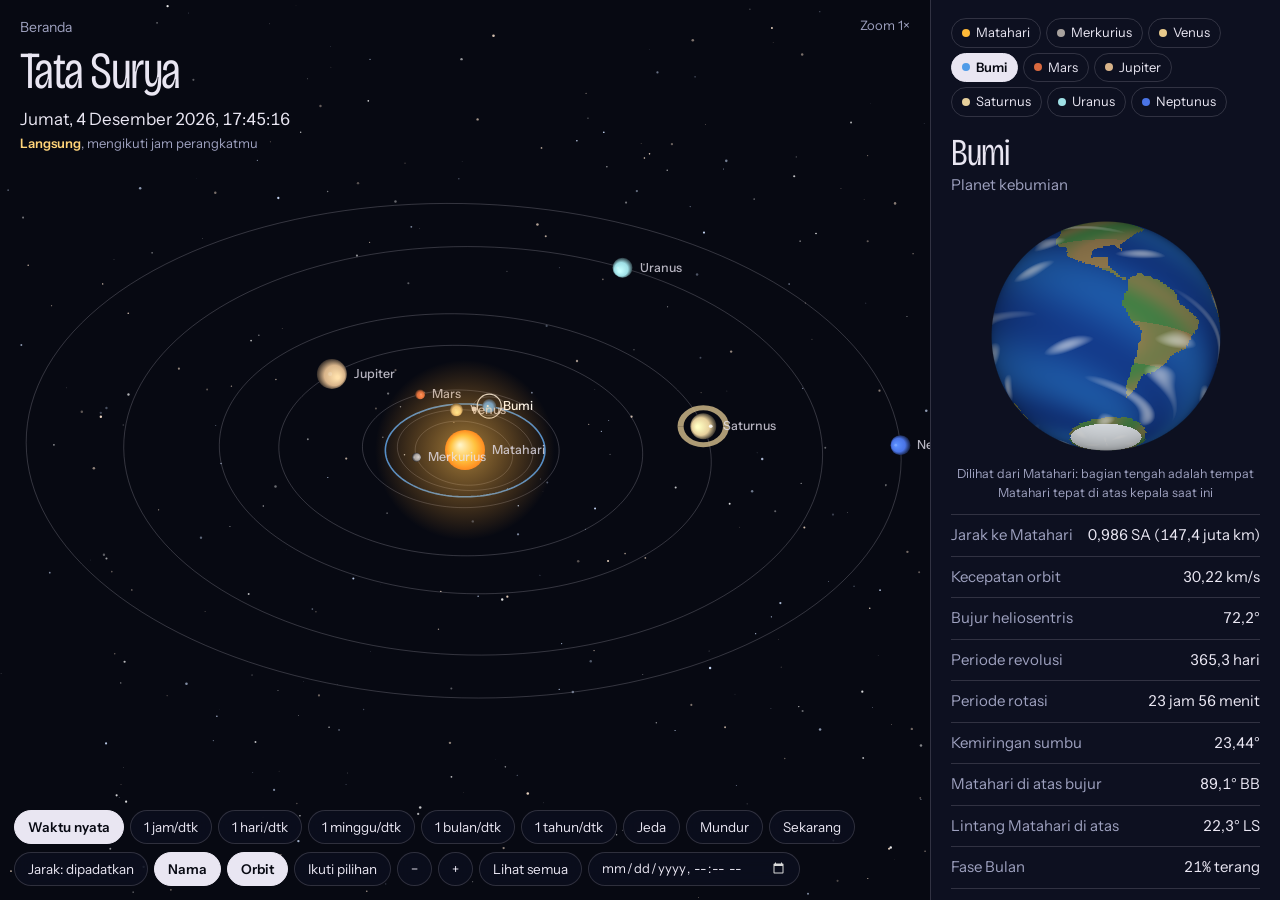
<file: tatasurya.html>
<!DOCTYPE html>
<html lang="id">
<head>
<meta charset="UTF-8">
<meta name="viewport" content="width=device-width, initial-scale=1">
<meta name="theme-color" content="#070912">
<title>Tata Surya</title>
<link rel="preconnect" href="https://fonts.googleapis.com">
<link rel="preconnect" href="https://fonts.gstatic.com" crossorigin>
<link href="https://fonts.googleapis.com/css2?family=Bricolage+Grotesque:opsz,wdth,wght@12..96,75..100,200..800&family=Instrument+Sans:wght@400;500;600&display=swap" rel="stylesheet">
<style>
:root{
  --malam:#070912; --panel:#0d1020; --tulang:#e9e6f2; --redup:#9ea1bf; --garis:rgba(233,230,242,.16); --aksen:#ffd479;
  --tampil:"Bricolage Grotesque","Segoe UI Variable Display","Segoe UI",system-ui,sans-serif;
  --badan:"Instrument Sans","Segoe UI",system-ui,-apple-system,Roboto,sans-serif;
}
*{box-sizing:border-box;margin:0;padding:0}
html,body{background:var(--malam);color:var(--tulang);font-family:var(--badan);font-size:15px;line-height:1.5;-webkit-font-smoothing:antialiased}
button,input{font:inherit;color:inherit}
.app{display:grid;grid-template-columns:minmax(0,1fr) 350px;height:100vh;height:100svh}
.scene{position:relative;min-width:0;min-height:0;overflow:hidden}
#ruang{position:absolute;inset:0;width:100%;height:100%;touch-action:none;cursor:grab;display:block}
#ruang:active{cursor:grabbing}

.kepala{position:absolute;left:20px;top:16px;right:20px;pointer-events:none;display:flex;justify-content:space-between;align-items:flex-start;gap:12px}
.kepala>*{pointer-events:auto}
.balik{color:var(--redup);text-decoration:none;font-size:14px}
.balik:hover{color:var(--tulang)}
h1{font-family:var(--tampil);font-weight:300;font-size:clamp(30px,4.4vw,52px);line-height:1;letter-spacing:-.03em;font-variation-settings:"wdth" 82,"opsz" 72;margin-top:6px}
#waktu{margin-top:10px;font-size:17px;font-variant-numeric:tabular-nums}
#status{font-size:13px;color:var(--redup);margin-top:2px}
#status b{color:var(--aksen);font-weight:600}
.kanan{text-align:right;font-size:13px;color:var(--redup)}

.kontrol{position:absolute;left:14px;right:14px;bottom:14px;display:flex;flex-direction:column;gap:8px;align-items:flex-start}
.baris{display:flex;flex-wrap:wrap;gap:6px;align-items:center}
.chip{border:1px solid var(--garis);background:rgba(13,16,32,.72);backdrop-filter:blur(8px);-webkit-backdrop-filter:blur(8px);border-radius:999px;padding:6px 13px;cursor:pointer;font-size:13.5px;white-space:nowrap}
.chip:hover{border-color:rgba(233,230,242,.5)}
.chip[aria-pressed="true"]{background:var(--tulang);color:var(--malam);border-color:var(--tulang);font-weight:600}
.chip:focus-visible,.pilih:focus-visible,.balik:focus-visible{outline:2px solid var(--aksen);outline-offset:2px}
.tgl{background:rgba(13,16,32,.72);border:1px solid var(--garis);border-radius:999px;padding:5px 12px;font-size:13px;color:var(--tulang);backdrop-filter:blur(8px)}
.tgl::-webkit-calendar-picker-indicator{filter:invert(.85)}

.panel{background:var(--panel);border-left:1px solid var(--garis);overflow-y:auto;padding:18px 20px 28px}
.pilih-baris{display:flex;flex-wrap:wrap;gap:5px;margin-bottom:16px}
.pilih{border:1px solid var(--garis);background:transparent;border-radius:999px;padding:4px 10px;font-size:13px;cursor:pointer;display:inline-flex;align-items:center;gap:6px}
.pilih i{width:8px;height:8px;border-radius:50%;display:block}
.pilih[aria-pressed="true"]{background:var(--tulang);color:var(--malam);border-color:var(--tulang);font-weight:600}
.pilih:hover{border-color:rgba(233,230,242,.55)}
#nama{font-family:var(--tampil);font-weight:300;font-size:38px;line-height:1.05;letter-spacing:-.03em;font-variation-settings:"wdth" 82,"opsz" 72}
#jenis{color:var(--redup);margin-top:2px}
.bolawrap{display:grid;place-items:center;margin:14px 0 4px}
#bola{width:250px;height:250px;max-width:100%}
.cap{color:var(--redup);font-size:12.5px;text-align:center;margin-bottom:12px}
dl{border-top:1px solid var(--garis)}
.r{display:grid;grid-template-columns:1fr auto;gap:12px;padding:9px 0;border-bottom:1px solid var(--garis);align-items:baseline}
.r dt{color:var(--redup)}
.r dd{text-align:right;font-variant-numeric:tabular-nums}
.fakta{margin-top:16px;color:var(--tulang);opacity:.88;max-width:46ch}
.catatan{margin-top:16px;color:var(--redup);font-size:12.5px;max-width:48ch}

@media (max-width:900px){
  .app{display:block;height:auto}
  .scene{height:64svh;min-height:430px}
  .kontrol{position:static;padding:10px 14px 14px;background:var(--malam)}
  .scenewrap{position:relative}
  .panel{border-left:0;border-top:1px solid var(--garis)}
  .kepala{left:14px;right:14px}
}
@media (prefers-reduced-motion:reduce){*{scroll-behavior:auto!important}}
</style>
</head>
<body>
<div class="app">
  <div class="scenewrap" style="min-width:0;display:flex;flex-direction:column">
    <div class="scene" id="scene" style="flex:1">
      <canvas id="ruang" aria-label="Simulasi tata surya"></canvas>
      <div class="kepala">
        <div>
          <a class="balik" href="index.html">Beranda</a>
          <h1>Tata Surya</h1>
          <div id="waktu"></div>
          <div id="status"></div>
        </div>
        <div class="kanan" id="infoKamera"></div>
      </div>
      <div class="kontrol" id="kontrolDesktop"></div>
    </div>
  </div>

  <aside class="panel" id="panel" aria-live="polite">
    <div class="pilih-baris" id="pilih"></div>
    <h2 id="nama"></h2>
    <div id="jenis"></div>
    <div class="bolawrap"><canvas id="bola" width="250" height="250"></canvas></div>
    <div class="cap" id="cap"></div>
    <dl id="data"></dl>
    <p class="fakta" id="fakta"></p>
    <p class="catatan">Posisi dihitung dari elemen orbit rata-rata planet (perkiraan JPL untuk tahun 1800 sampai 2050), akurat sekitar sepersekian derajat. Ukuran planet dan jarak Bulan digambar tidak sesuai skala. Permukaan pada bola adalah ilustrasi, bukan foto.</p>
  </aside>
</div>

<script>
/* ============ Data ============ */
const AU_KM = 149597870.7, GM_SUN = 1.32712440018e11; // km^3/s^2
const RAD = Math.PI/180;
// elemen: [a, a', e, e', I, I', L, L', varpi, varpi', Omega, Omega'] (derajat, per abad)
const BODIES = [
  {id:"matahari", nama:"Matahari", jenis:"Bintang", warna:"#ffb938", rpx:20, rotJam:25.05*24, miring:7.25, rfrac:.46, rho:7.25, phi0:0.1,
   fakta:"Matahari berputar lebih cepat di ekuator (sekitar 25 hari) daripada di kutub (sekitar 35 hari) karena berupa gas. Ia memuat sekitar 99,86% massa seluruh tata surya."},
  {id:"merkurius", nama:"Merkurius", jenis:"Planet kebumian", warna:"#a8a29e", rpx:4.5, rotJam:1407.6, miring:0.03, rfrac:.46, rho:0, phi0:0.1,
   el:[0.38709927,0.00000037,0.20563593,0.00001906,7.00497902,-0.00594749,252.25032350,149472.67411175,77.45779628,0.16047689,48.33076593,-0.12534081],
   fakta:"Merkurius berputar tepat tiga kali setiap dua kali mengelilingi Matahari. Satu hari matahari di sana (matahari terbit ke terbit) berlangsung sekitar 176 hari Bumi, lebih lama dari dua tahunnya."},
  {id:"venus", nama:"Venus", jenis:"Planet kebumian", warna:"#e8c98b", rpx:6.5, rotJam:-5832.5, miring:177.4, rfrac:.46, rho:177.4, phi0:0.1,
   el:[0.72333566,0.00000390,0.00677672,-0.00004107,3.39467605,-0.00078890,181.97909950,58517.81538729,131.60246718,0.00268329,76.67984255,-0.27769418],
   fakta:"Venus berputar mundur (searah jarum jam dilihat dari utara) dan sangat lambat: satu putaran penuh lebih lama dari satu tahunnya."},
  {id:"bumi", nama:"Bumi", jenis:"Planet kebumian", warna:"#4f9be8", rpx:7, rotJam:23.9345, miring:23.44, rfrac:.46, rho:0, phi0:0,
   el:[1.00000261,0.00000562,0.01671123,-0.00004392,-0.00001531,-0.01294668,100.46457166,35999.37244981,102.93768193,0.32327364,0,0],
   fakta:"Satu putaran Bumi terhadap bintang memakan 23 jam 56 menit. Empat menit lebih panjang untuk satu hari matahari karena Bumi juga bergerak mengelilingi Matahari."},
  {id:"mars", nama:"Mars", jenis:"Planet kebumian", warna:"#d9693f", rpx:5, rotJam:24.6229, miring:25.19, rfrac:.46, rho:25.19, phi0:0.1,
   el:[1.52371034,0.00001847,0.09339410,0.00007882,1.84969142,-0.00813131,-4.55343205,19140.30268499,-23.94362959,0.44441088,49.55953891,-0.29257343],
   fakta:"Hari di Mars hanya sekitar 37 menit lebih panjang dari hari di Bumi, dan sumbunya miring hampir sama sehingga Mars juga punya musim."},
  {id:"jupiter", nama:"Jupiter", jenis:"Raksasa gas", warna:"#d8b48a", rpx:15, rotJam:9.925, miring:3.13, rfrac:.46, rho:3.13, phi0:0.1,
   el:[5.20288700,-0.00011607,0.04838624,-0.00013253,1.30439695,-0.00183714,34.39644051,3034.74612775,14.72847983,0.21252668,100.47390909,0.20469106],
   fakta:"Jupiter adalah planet berputar tercepat: satu hari kurang dari 10 jam. Putaran itu membuat planetnya sedikit memipih dan awannya tersusun jadi pita."},
  {id:"saturnus", nama:"Saturnus", jenis:"Raksasa gas", warna:"#e6cf9c", rpx:13, rotJam:10.656, miring:26.73, rfrac:.2, rho:26.73, phi0:0.32, cincin:true,
   el:[9.53667594,-0.00125060,0.05386179,-0.00050991,2.48599187,0.00193609,49.95424423,1222.49362201,92.59887831,-0.41897216,113.66242448,-0.28867794],
   fakta:"Cincin Saturnus membentang ratusan ribu kilometer tetapi sangat tipis, hanya puluhan meter tebalnya di sebagian besar bagian."},
  {id:"uranus", nama:"Uranus", jenis:"Raksasa es", warna:"#9fe0e6", rpx:10, rotJam:-17.24, miring:97.77, rfrac:.46, rho:97.77, phi0:0.15,
   el:[19.18916464,-0.00196176,0.04725744,-0.00004397,0.77263783,-0.00242939,313.23810451,428.48202785,170.95427630,0.40805281,74.01692503,0.04240589],
   fakta:"Uranus berputar hampir menyamping (sumbunya miring sekitar 98 derajat), jadi kutubnya bergantian menghadap Matahari selama sekitar 42 tahun."},
  {id:"neptunus", nama:"Neptunus", jenis:"Raksasa es", warna:"#4a74e6", rpx:10, rotJam:16.11, miring:28.32, rfrac:.46, rho:28.32, phi0:0.1,
   el:[30.06992276,0.00026291,0.00859048,0.00005105,1.77004347,0.00035372,-55.12002969,218.45945325,44.96476227,-0.32241464,131.78422574,-0.00508664],
   fakta:"Neptunus tidak terlihat dengan mata telanjang. Satu tahunnya sekitar 165 tahun Bumi, dan ia baru menyelesaikan orbit pertamanya sejak ditemukan pada 2011."}
];
const PLANET = BODIES.filter(b=>b.el);
const BYID = {}; BODIES.forEach(b=>BYID[b.id]=b);

/* ============ Mekanika orbit ============ */
function jd(ms){ return ms/86400000 + 2440587.5 }
function toEkliptika(xp,yp,I,w,O){
  const cw=Math.cos(w), sw=Math.sin(w), cO=Math.cos(O), sO=Math.sin(O), cI=Math.cos(I), sI=Math.sin(I);
  return [
    (cw*cO - sw*sO*cI)*xp + (-sw*cO - cw*sO*cI)*yp,
    (cw*sO + sw*cO*cI)*xp + (-sw*sO + cw*cO*cI)*yp,
    (sw*sI)*xp + (cw*sI)*yp
  ];
}
function elemen(b,T){
  const e=b.el;
  const a=e[0]+e[1]*T, ec=e[2]+e[3]*T, I=(e[4]+e[5]*T)*RAD, L=e[6]+e[7]*T, vp=e[8]+e[9]*T, O=(e[10]+e[11]*T)*RAD;
  return {a:a, e:ec, I:I, L:L, vp:vp, O:O, w:(vp*RAD - O)};
}
function selesaikanKepler(M,e){
  M = ((M+Math.PI)%(2*Math.PI) + 2*Math.PI)%(2*Math.PI) - Math.PI;
  let E = M + e*Math.sin(M);
  for(let i=0;i<8;i++){ E -= (E - e*Math.sin(E) - M)/(1 - e*Math.cos(E)); }
  return E;
}
// posisi heliosentris ekliptika (AU) dan data turunan
function posisi(b, ms){
  const T=(jd(ms)-2451545.0)/36525, p=elemen(b,T);
  const M=(p.L - p.vp)*RAD, E=selesaikanKepler(M,p.e);
  const xp=p.a*(Math.cos(E)-p.e), yp=p.a*Math.sqrt(1-p.e*p.e)*Math.sin(E);
  const v=toEkliptika(xp,yp,p.I,p.w,p.O), r=Math.hypot(xp,yp);
  const kec=Math.sqrt(GM_SUN*(2/(r*AU_KM) - 1/(p.a*AU_KM))); // km/s
  return {x:v[0],y:v[1],z:v[2],r:r,a:p.a,e:p.e,kec:kec,bujur:((Math.atan2(v[1],v[0])/RAD)+360)%360};
}
function titikOrbit(b, ms, n){
  const T=(jd(ms)-2451545.0)/36525, p=elemen(b,T), out=[];
  for(let k=0;k<=n;k++){
    const E=2*Math.PI*k/n, xp=p.a*(Math.cos(E)-p.e), yp=p.a*Math.sqrt(1-p.e*p.e)*Math.sin(E);
    out.push(toEkliptika(xp,yp,p.I,p.w,p.O));
  }
  return out;
}
function periodeTahun(b){ return Math.pow(b.el[0],1.5) }

// Bumi: Matahari, GMST, dan Bulan
function dataBumi(ms){
  const d=jd(ms)-2451545.0, T=d/36525, pe=posisi(BYID.bumi,ms);
  const lamSun=Math.atan2(-pe.y,-pe.x); // bujur Matahari geosentris
  const eps=(23.4393-0.0130042*T)*RAD;
  const ra=Math.atan2(Math.cos(eps)*Math.sin(lamSun), Math.cos(lamSun));
  const dek=Math.asin(Math.sin(eps)*Math.sin(lamSun));
  const gmst=(((280.46061837+360.98564736629*d)%360)+360)%360;
  let lonSub=((ra/RAD - gmst + 540)%360)-180;
  const Lm=((218.316+13.176396*d)%360+360)%360;
  let elong=((Lm - lamSun/RAD)%360+360)%360;
  const iluminasi=(1-Math.cos(elong*RAD))/2;
  return {lonSub:lonSub, dek:dek/RAD, Lm:Lm, elong:elong, ilum:iluminasi, gmst:gmst};
}
function namaFase(el){
  if(el<22.5||el>=337.5) return "Bulan baru";
  if(el<67.5) return "Sabit awal (membesar)";
  if(el<112.5) return "Separuh awal (kuartir pertama)";
  if(el<157.5) return "Cembung awal (membesar)";
  if(el<202.5) return "Bulan purnama";
  if(el<247.5) return "Cembung akhir (mengecil)";
  if(el<292.5) return "Separuh akhir (kuartir terakhir)";
  return "Sabit akhir (mengecil)";
}

/* ============ Simulasi waktu ============ */
const KECEPATAN = [
  {k:"Waktu nyata", s:1},
  {k:"1 jam/dtk", s:3600},
  {k:"1 hari/dtk", s:86400},
  {k:"1 minggu/dtk", s:604800},
  {k:"1 bulan/dtk", s:2629800},
  {k:"1 tahun/dtk", s:31557600}
];
const sim = {t:Date.now(), speed:1, dir:1, live:true, dijeda:false};
let terakhir = performance.now();
function majuWaktu(now){
  const dt=Math.min(now-terakhir,100)/1000; terakhir=now;
  if(sim.dijeda) return;
  if(sim.live){ sim.t=Date.now(); return }
  sim.t += dt*1000*sim.speed*sim.dir;
}

/* ============ Kamera ============ */
const kam = {yaw:0, tilt:0.95, zoom:1, ikuti:false, skala:"akar", label:true, orbit:true};
const $ = id => document.getElementById(id);
const cv=$("ruang"), g=cv.getContext("2d");
let W=0,H=0,DPR=1,RMAX=300, bintangBg=null;
function ukur(){
  const r=$("scene").getBoundingClientRect();
  DPR=Math.min(window.devicePixelRatio||1,2);
  W=Math.max(200,r.width); H=Math.max(200,r.height);
  cv.width=W*DPR; cv.height=H*DPR;
  RMAX=0.47*Math.min(W,H*1.05);
  bintangBg=document.createElement("canvas"); bintangBg.width=cv.width; bintangBg.height=cv.height;
  const bg=bintangBg.getContext("2d"); bg.fillStyle="#070912"; bg.fillRect(0,0,cv.width,cv.height);
  const n=Math.floor(W*H/2600);
  for(let i=0;i<n;i++){
    const x=Math.random()*cv.width, y=Math.random()*cv.height, r2=Math.random()*1.1*DPR+0.2;
    bg.globalAlpha=0.25+Math.random()*0.7; bg.fillStyle=["#fff","#cfe0ff","#ffe6d0"][i%3];
    bg.beginPath(); bg.arc(x,y,r2,0,6.2832); bg.fill();
  }
}
// peta jarak AU -> piksel (zoom 1)
function petaR(r){ return kam.skala==="akar" ? Math.sqrt(r/30)*RMAX : (r/30)*RMAX }
function petaVek(x,y,z){
  const r=Math.hypot(x,y,z); if(r<1e-9) return [0,0,0];
  const f=petaR(r)/r; return [x*f,y*f,z*f];
}
// vektor (px) -> layar relatif (sx, sy, kedalaman)
function proyeksi(x,y,z){
  const cy=Math.cos(kam.yaw), sy=Math.sin(kam.yaw);
  const x1=x*cy - y*sy, y1=x*sy + y*cy;
  const ct=Math.cos(kam.tilt), st=Math.sin(kam.tilt);
  return [x1, -(y1*ct + z*st), -y1*st + z*ct];
}

/* ============ Menggambar tampilan utama ============ */
const POSISI = {}; // posisi layar per benda untuk klik
let dipilih = "bumi";
function gambar(){
  const ms=sim.t;
  g.setTransform(1,0,0,1,0,0);
  g.drawImage(bintangBg,0,0);
  g.setTransform(DPR,0,0,DPR,0,0);

  // posisi dunia (px zoom 1)
  const dunia={};
  dunia.matahari=[0,0,0];
  const nyata={};
  PLANET.forEach(function(b){ const p=posisi(b,ms); nyata[b.id]=p; dunia[b.id]=petaVek(p.x,p.y,p.z) });

  // pusat kamera
  let cx=0,cy=0;
  if(kam.ikuti && dunia[dipilih]){
    const v=dunia[dipilih], q=proyeksi(v[0]*kam.zoom,v[1]*kam.zoom,v[2]*kam.zoom); cx=q[0]; cy=q[1];
  }
  const ox=W/2 - cx, oy=H/2 - cy;
  function ke(v){ const q=proyeksi(v[0]*kam.zoom,v[1]*kam.zoom,v[2]*kam.zoom); return [ox+q[0], oy+q[1], q[2]] }

  // orbit
  if(kam.orbit){
    PLANET.forEach(function(b){
      const pts=titikOrbit(b,ms,160), sel=(b.id===dipilih);
      g.beginPath();
      for(let i=0;i<pts.length;i++){
        const s=ke(petaVek(pts[i][0],pts[i][1],pts[i][2]));
        if(i===0) g.moveTo(s[0],s[1]); else g.lineTo(s[0],s[1]);
      }
      g.strokeStyle = sel ? b.warna : "rgba(233,230,242,.2)";
      g.globalAlpha = sel ? .9 : 1;
      g.lineWidth = sel ? 1.6 : 1; g.stroke(); g.globalAlpha=1;
    });
  }

  // kumpulkan benda lalu urutkan menurut kedalaman
  const daftar=[{id:"matahari",s:ke([0,0,0])}];
  PLANET.forEach(b=>daftar.push({id:b.id,s:ke(dunia[b.id])}));
  daftar.sort((p,q)=>p.s[2]-q.s[2]);
  const matS=ke([0,0,0]);

  // Bulan (jarak digambar dilebihkan)
  let bulan=null;
  const db=dataBumi(ms);
  if(dunia.bumi){
    const sb=ke(dunia.bumi), mr=Math.max(16, 7*1.9);
    const th=db.Lm*RAD, q=proyeksi(Math.cos(th)*mr, Math.sin(th)*mr, 0);
    bulan={x:sb[0]+q[0], y:sb[1]+q[1], depth:sb[2]+q[2], mr:mr, bx:sb[0], by:sb[1]};
  }

  daftar.forEach(function(o){
    const b=BYID[o.id], x=o.s[0], y=o.s[1];
    POSISI[o.id]={x:x,y:y,r:Math.max(b.rpx,10)};
    if(o.id==="matahari"){
      const gl=g.createRadialGradient(x,y,b.rpx*0.5,x,y,b.rpx*4.5);
      gl.addColorStop(0,"rgba(255,190,80,.55)"); gl.addColorStop(1,"rgba(255,160,40,0)");
      g.fillStyle=gl; g.beginPath(); g.arc(x,y,b.rpx*4.5,0,6.2832); g.fill();
      const gs=g.createRadialGradient(x-b.rpx*.25,y-b.rpx*.25,1,x,y,b.rpx);
      gs.addColorStop(0,"#fff3c4"); gs.addColorStop(.6,"#ffc23f"); gs.addColorStop(1,"#ff8a1f");
      g.fillStyle=gs; g.beginPath(); g.arc(x,y,b.rpx,0,6.2832); g.fill();
    } else {
      const R=b.rpx;
      // Saturnus: cincin belakang
      let dx=matS[0]-x, dy=matS[1]-y, dl=Math.hypot(dx,dy)||1; dx/=dl; dy/=dl;
      if(b.cincin){ cincinGambar(x,y,R,false) }
      const gr=g.createRadialGradient(x+dx*R*.45,y+dy*R*.45,R*.1,x,y,R*1.15);
      gr.addColorStop(0,lebih(b.warna,1.25)); gr.addColorStop(.55,b.warna); gr.addColorStop(1,"#05060d");
      g.fillStyle=gr; g.beginPath(); g.arc(x,y,R,0,6.2832); g.fill();
      // penanda rotasi: titik yang mengitari piringan
      const fase=faseRotasi(b,ms)*2*Math.PI;
      const sx=Math.sin(fase), depan=Math.cos(fase)>0;
      g.fillStyle=depan?"rgba(255,255,255,.9)":"rgba(255,255,255,.18)";
      g.beginPath(); g.arc(x+sx*R*.62,y,Math.max(1.1,R*.14),0,6.2832); g.fill();
      if(b.cincin){ cincinGambar(x,y,R,true) }
      if(o.id===dipilih){
        g.strokeStyle="rgba(255,255,255,.85)"; g.lineWidth=1.2; g.beginPath(); g.arc(x,y,R+5,0,6.2832); g.stroke();
      }
    }
    if(o.id==="matahari" && dipilih==="matahari"){
      g.strokeStyle="rgba(255,255,255,.85)"; g.lineWidth=1.2; g.beginPath(); g.arc(x,y,b.rpx+6,0,6.2832); g.stroke();
    }
    if(o.id==="bumi" && bulan){
      // orbit dan Bulan
      g.strokeStyle="rgba(233,230,242,.22)"; g.lineWidth=1; g.beginPath();
      for(let i=0;i<=48;i++){ const t=i/48*6.2832, q=proyeksi(Math.cos(t)*bulan.mr,Math.sin(t)*bulan.mr,0);
        if(i===0) g.moveTo(x+q[0],y+q[1]); else g.lineTo(x+q[0],y+q[1]); }
      g.stroke();
      g.fillStyle="#d8d8e0"; g.beginPath(); g.arc(bulan.x,bulan.y,2.4,0,6.2832); g.fill();
      if(kam.label && kam.zoom>2){ g.fillStyle="rgba(233,230,242,.75)"; g.font="11.5px 'Instrument Sans',sans-serif"; g.fillText("Bulan",bulan.x+6,bulan.y-5) }
    }
    if(kam.label){
      g.font="500 12.5px 'Instrument Sans',system-ui,sans-serif"; g.fillStyle=o.id===dipilih?"#fff":"rgba(233,230,242,.78)";
      g.fillText(b.nama, x+b.rpx+7, y+4);
    }
  });
  cv._hit = true;
}
function cincinGambar(x,y,R,depan){
  const st=Math.abs(Math.sin(kam.tilt)), ratio=Math.max(0.12,st);
  g.save(); g.translate(x,y); g.scale(1,ratio);
  g.strokeStyle="rgba(214,190,140,.8)"; g.lineWidth=R*0.38/Math.max(ratio,.4);
  g.beginPath();
  if(depan) g.arc(0,0,R*1.75,0,Math.PI); else g.arc(0,0,R*1.75,Math.PI,2*Math.PI);
  g.stroke(); g.restore();
}
function lebih(hex,k){
  const n=parseInt(hex.slice(1),16); let r=(n>>16)&255, gg=(n>>8)&255, b=n&255;
  r=Math.min(255,r*k|0); gg=Math.min(255,gg*k|0); b=Math.min(255,b*k|0);
  return "rgb("+r+","+gg+","+b+")";
}
// fraksi putaran (0..1) pada waktu ms
function faseRotasi(b,ms){
  if(b.id==="bumi"){ return dataBumi(ms).gmst/360 }
  const hari=(ms/86400000) - 10957.5; // hari sejak J2000
  const f=(hari*24/b.rotJam)%1; return (f+1)%1;
}

/* ============ Bola detail (per piksel) ============ */
const MASK_W=360, MASK_H=180; let darat=null;
(function buatPeta(){
  const c=document.createElement("canvas"); c.width=MASK_W; c.height=MASK_H;
  const x=c.getContext("2d"); x.fillStyle="#000"; x.fillRect(0,0,MASK_W,MASK_H); x.fillStyle="#fff";
  const poli=[
   [[-168,66],[-157,71],[-128,70],[-95,72],[-80,73],[-62,60],[-56,52],[-66,45],[-70,42],[-76,35],[-81,31],[-80,25],[-84,30],[-90,29],[-97,26],[-97,21],[-88,21],[-88,16],[-83,10],[-78,8],[-80,7],[-86,11],[-92,14],[-105,20],[-110,23],[-113,31],[-117,32],[-121,35],[-124,41],[-124,48],[-130,54],[-140,60],[-152,59],[-165,55],[-158,58],[-166,62]],
   [[-73,78],[-60,82],[-30,83],[-18,76],[-22,70],[-43,60],[-52,65],[-58,75]],
   [[-78,8],[-72,12],[-62,10],[-52,5],[-50,0],[-35,-5],[-35,-9],[-39,-15],[-41,-22],[-48,-26],[-53,-34],[-58,-38],[-65,-41],[-66,-47],[-69,-52],[-72,-54],[-74,-48],[-73,-38],[-71,-30],[-70,-18],[-76,-14],[-81,-6],[-80,-1],[-78,2]],
   [[-10,36],[-9,43],[-1,46],[-4,48],[2,51],[8,54],[10,57],[5,60],[10,64],[17,69],[28,71],[40,67],[44,68],[60,70],[70,73],[90,76],[110,77],[130,72],[160,70],[180,68],[180,65],[170,60],[160,58],[155,50],[142,52],[140,48],[135,43],[130,42],[127,36],[126,38],[122,40],[121,31],[120,24],[110,21],[108,16],[106,10],[103,2],[101,6],[98,10],[98,16],[94,18],[90,22],[86,20],[80,15],[77,8],[73,17],[70,22],[66,25],[58,25],[56,27],[50,30],[48,30],[48,38],[41,41],[36,42],[30,41],[26,41],[22,37],[19,40],[14,45],[12,44],[16,38],[10,44],[5,43],[-1,37]],
   [[36,30],[34,28],[38,20],[43,13],[45,12.5],[52,16],[58,22],[56,26],[51,24],[48,29],[40,31]],
   [[-17,21],[-16,14],[-12,8],[-8,4],[0,5],[9,4],[9,-1],[13,-9],[12,-17],[15,-27],[18,-34],[25,-34],[32,-28],[35,-22],[40,-15],[40,-4],[51,11],[43,12],[38,18],[33,28],[32,31],[20,31],[10,34],[0,36],[-6,36],[-10,30]],
   [[44,-25],[47,-25],[50,-15],[49,-12],[44,-17]],
   [[114,-22],[122,-18],[130,-12],[137,-12],[141,-17],[146,-19],[153,-26],[151,-34],[147,-39],[141,-38],[135,-35],[130,-32],[115,-34],[114,-28]],
   [[95,5],[98,4],[106,-3],[105,-6],[101,-3],[96,2]],
   [[105,-6],[114,-7.5],[114,-8.7],[106,-7.5]],
   [[109,2],[114,5],[119,6],[118,0],[116,-4],[110,-3]],
   [[119,-5.5],[120.5,-3],[120,1],[124.5,1.5],[122,-1],[123,-4],[121,-5]],
   [[131,-1],[141,-3],[150,-10],[142,-9],[138,-8],[133,-4]],
   [[130,31],[135,34],[140,36],[142,40],[141,45],[143,44],[140,38],[133,33]],
   [[-5,50],[1,52],[-2,57],[-5,58],[-6,55],[-3,53]],
   [[120,18],[122,18],[126,8],[123,7],[121,13]],
   [[172,-35],[178,-38],[174,-41],[172,-46],[167,-46],[172,-41]],
   [[-180,-72],[-60,-66],[0,-70],[90,-67],[180,-72],[180,-90],[-180,-90]]
  ];
  poli.forEach(function(p){
    x.beginPath();
    p.forEach(function(pt,i){ const px=pt[0]+180, py=90-pt[1]; if(i===0) x.moveTo(px,py); else x.lineTo(px,py) });
    x.closePath(); x.fill();
  });
  const d=x.getImageData(0,0,MASK_W,MASK_H).data; darat=new Uint8Array(MASK_W*MASK_H);
  for(let i=0;i<darat.length;i++) darat[i]=d[i*4]>128?1:0;
})();
function adaDarat(latDeg,lonDeg){
  let lo=((lonDeg+180)%360+360)%360, la=90-latDeg;
  const x=Math.min(MASK_W-1,lo|0), y=Math.min(MASK_H-1,Math.max(0,la|0));
  return darat[y*MASK_W+x];
}
const C=[0,0,0];
function campur(a,b,t){ C[0]=a[0]+(b[0]-a[0])*t; C[1]=a[1]+(b[1]-a[1])*t; C[2]=a[2]+(b[2]-a[2])*t }
function tekstur(id,lat,lon){
  const sl=Math.sin(lat), cl=Math.cos(lat);
  switch(id){
  case "bumi":{
    const latD=lat/RAD, lonD=lon/RAD;
    if(Math.abs(latD)>72){ C[0]=240;C[1]=245;C[2]=250 }
    else if(adaDarat(latD,lonD)){
      const k=0.5+0.5*Math.sin(lon*5+3*Math.sin(lat*4)), gurun=Math.abs(latD)<35&&Math.abs(latD)>14?0.6:0;
      campur([70,130,70],[150,125,80],Math.min(1,k*0.7+gurun));
    } else { campur([20,60,140],[30,90,170],0.5+0.5*Math.sin(lon*3+lat*6)) }
    // awan tipis
    const aw=Math.sin(lon*4+2*Math.sin(lat*7))*Math.sin(lat*9+lon*2);
    if(aw>0.55){ const a=Math.min(1,(aw-0.55)*2.2)*0.55; C[0]+=(255-C[0])*a; C[1]+=(255-C[1])*a; C[2]+=(255-C[2])*a }
    break; }
  case "merkurius":{
    const p=Math.sin(7*lon+3*Math.sin(4*lat))*Math.sin(9*lat+2*Math.cos(5*lon));
    const k=135+28*p; C[0]=k;C[1]=k-4;C[2]=k-10;
    if(Math.sin(21*lon)*Math.sin(23*lat)>0.9){ C[0]*=.65;C[1]*=.65;C[2]*=.65 }
    break; }
  case "venus":{
    const b=0.5+0.5*Math.sin(6*lat+1.6*Math.sin(3*lon+lat*4));
    campur([236,208,150],[205,165,105],b); break; }
  case "mars":{
    campur([196,100,62],[160,78,50],0.5+0.5*Math.sin(3*lon+2*Math.sin(5*lat)));
    if(Math.sin(2*lon+Math.sin(3*lat))*Math.cos(3*lat)>0.45){ campur([196,100,62],[96,52,44],.75) }
    if(Math.abs(lat)>1.3){ C[0]=240;C[1]=240;C[2]=245 }
    break; }
  case "jupiter":{
    const bn=Math.sin(lat*9+0.6*Math.sin(lon*3+lat*6));
    campur([236,214,180],[176,112,72],0.5+0.5*bn);
    const dl=(lon-0.9+Math.PI*4)%(2*Math.PI), d2=((dl>Math.PI?dl-2*Math.PI:dl)/0.28)**2+((lat+0.38)/0.1)**2;
    if(d2<1){ campur([C[0],C[1],C[2]],[190,70,48],1-d2*.4) }
    break; }
  case "saturnus":{
    campur([228,204,150],[194,164,112],0.5+0.5*Math.sin(lat*11+0.3*Math.sin(lon*3)));
    break; }
  case "uranus":{
    campur([150,218,224],[170,230,232],0.5+0.5*Math.sin(lat*7)); break; }
  case "neptunus":{
    campur([48,88,205],[70,115,225],0.5+0.5*Math.sin(lat*8+Math.sin(lon*3)));
    const dl=(lon-2.2+Math.PI*4)%(2*Math.PI), d2=((dl>Math.PI?dl-2*Math.PI:dl)/0.3)**2+((lat+0.35)/0.13)**2;
    if(d2<1){ campur([C[0],C[1],C[2]],[24,44,120],.8) }
    break; }
  case "matahari":{
    const gr=Math.sin(40*lon)*Math.sin(37*lat)+Math.sin(23*lon+9*lat);
    campur([255,176,50],[255,212,100],0.5+0.25*gr);
    if(Math.sin(5*lon+1)*Math.sin(9*lat)>0.86 && Math.abs(lat)<0.7){ campur([C[0],C[1],C[2]],[120,50,10],.7) }
    break; }
  }
}
const SZ=250; const bolaCtx=$("bola").getContext("2d");
function renderBola(b, ms){
  const N=SZ, R=N*b.rfrac, cx=N/2, cy=N/2, img=bolaCtx.createImageData(N,N), D=img.data;
  let rho=b.rho*RAD, phi=b.phi0, lamC;
  if(b.id==="bumi"){ const db=dataBumi(ms); lamC=db.lonSub*RAD; phi=db.dek*RAD; rho=0 }
  else { lamC=faseRotasi(b,ms)*2*Math.PI; if(b.rotJam<0) lamC=-lamC; lamC=-lamC; }
  // arah putaran: fitur bergerak ke timur (prograde) => bujur tengah bertambah
  if(b.id!=="bumi"){ lamC = (b.rotJam>0?1:-1)*Math.abs(faseRotasi(b,ms))*2*Math.PI; if(b.rotJam<0) lamC=-(1-faseRotasi(b,ms))*0 - faseRotasi(b,ms)*2*Math.PI; }
  const cr=Math.cos(rho), sr=Math.sin(rho), cp=Math.cos(phi), sp=Math.sin(phi);
  for(let py=0;py<N;py++){
    for(let px=0;px<N;px++){
      const x=(px+.5-cx)/R, y=(cy-py-.5)/R, d2=x*x+y*y, i=(py*N+px)*4;
      const x1=x*cr+y*sr, y1=-x*sr+y*cr;
      let rr=0,gg=0,bb=0,aa=0, zS=-9;
      if(d2<=1){
        const z=Math.sqrt(1-d2); zS=z;
        const y2=y1*cp+z*sp, z2=-y1*sp+z*cp;
        const lat=Math.asin(Math.max(-1,Math.min(1,y2))), lon=Math.atan2(x1,z2)+lamC;
        tekstur(b.id,lat,lon);
        const sh=b.id==="matahari" ? (0.55+0.45*Math.pow(z,.5)) : (0.38+0.62*Math.pow(z,.55));
        rr=C[0]*sh; gg=C[1]*sh; bb=C[2]*sh;
        aa=Math.min(1,(1-Math.sqrt(d2))*R*0.9)*255;
      }
      if(b.cincin && Math.abs(sp)>1e-3){
        const zr=-y1*cp/sp, rp=Math.hypot(x1,y1/sp);
        if(rp>1.3 && rp<2.35 && (d2>1 || zr>zS)){
          let al=0.82;
          if(rp>1.92&&rp<2.02) al=0.12;
          const k=0.72+0.28*Math.sin(rp*46);
          const ra=al*255;
          const mix=ra/255;
          rr=rr*(1-mix)+206*k*mix; gg=gg*(1-mix)+182*k*mix; bb=bb*(1-mix)+134*k*mix;
          aa=Math.max(aa,ra);
        }
      }
      D[i]=rr; D[i+1]=gg; D[i+2]=bb; D[i+3]=aa;
    }
  }
  bolaCtx.putImageData(img,0,0);
}

/* ============ Panel ============ */
const fmt=(n,d)=>n.toLocaleString("id-ID",{maximumFractionDigits:d===undefined?2:d,minimumFractionDigits:0});
function fmtDurasi(jam){
  const a=Math.abs(jam);
  if(a>=48) return fmt(a/24,2)+" hari";
  const h=Math.floor(a), m=Math.round((a-h)*60);
  return h+" jam "+m+" menit";
}
function fmtTahun(t){ return t<2 ? fmt(t*365.25,1)+" hari" : fmt(t,2)+" tahun" }
function buatPilih(){
  const p=$("pilih"); p.innerHTML="";
  BODIES.forEach(function(b){
    const e=document.createElement("button"); e.className="pilih"; e.type="button"; e.dataset.id=b.id;
    e.innerHTML='<i style="background:'+b.warna+'"></i>'+b.nama;
    e.setAttribute("aria-pressed",b.id===dipilih?"true":"false");
    e.onclick=function(){ pilih(b.id) };
    p.appendChild(e);
  });
}
function pilih(id){
  dipilih=id; const b=BYID[id];
  document.querySelectorAll(".pilih").forEach(e=>e.setAttribute("aria-pressed",e.dataset.id===id?"true":"false"));
  $("nama").textContent=b.nama; $("jenis").textContent=b.jenis; $("fakta").textContent=b.fakta;
  $("cap").textContent=id==="bumi" ? "Dilihat dari Matahari: bagian tengah adalah tempat Matahari tepat di atas kepala saat ini" : "Dilihat dari Matahari, berputar sesuai periode rotasi aslinya";
  if(id==="matahari") $("cap").textContent="Permukaan Matahari (ilustrasi), berputar sesuai periode rotasinya";
  panelUpdate(true);
}
let barisCache="";
function baris(k,v){ return '<div class="r"><dt>'+k+'</dt><dd>'+v+'</dd></div>' }
function panelUpdate(paksa){
  const b=BYID[dipilih], ms=sim.t; let h="";
  const arah=b.rotJam<0?" (arah terbalik)":"";
  if(b.id==="matahari"){
    h+=baris("Periode rotasi (ekuator)","25 hari");
    h+=baris("Jari-jari","696.340 km");
    h+=baris("Sumbu miring","7,25°");
    h+=baris("Putaran sejak awal 2000", fmt((ms/86400000-10957.5)/25.05,1)+" kali");
  } else {
    const p=posisi(b,ms), py=periodeTahun(b);
    h+=baris("Jarak ke Matahari", fmt(p.r,3)+" SA ("+fmt(p.r*AU_KM/1e6,1)+" juta km)");
    h+=baris("Kecepatan orbit", fmt(p.kec,2)+" km/s");
    h+=baris("Bujur heliosentris", fmt(p.bujur,1)+"°");
    h+=baris("Periode revolusi", fmtTahun(py));
    h+=baris("Periode rotasi", fmtDurasi(b.rotJam)+arah);
    h+=baris("Kemiringan sumbu", fmt(b.miring,2)+"°");
    if(b.id==="bumi"){
      const db=dataBumi(ms), lon=db.lonSub;
      h+=baris("Matahari di atas bujur", fmt(Math.abs(lon),1)+"° "+(lon>=0?"BT":"BB"));
      h+=baris("Lintang Matahari di atas", fmt(Math.abs(db.dek),1)+"° "+(db.dek>=0?"LU":"LS"));
      h+=baris("Fase Bulan", fmt(db.ilum*100,0)+"% terang");
      h+=baris("", namaFase(db.elong));
    }
  }
  if(paksa||h!==barisCache){ $("data").innerHTML=h; barisCache=h }
}

/* ============ Kontrol ============ */
function chip(teks,aksi,tekan){
  const e=document.createElement("button"); e.className="chip"; e.type="button"; e.textContent=teks;
  if(tekan!==undefined) e.setAttribute("aria-pressed",tekan?"true":"false");
  e.onclick=aksi; return e;
}
let kecBtn=[], jedaBtn, mundurBtn, nowBtn, skalaBtn, labelBtn, orbitBtn, ikutiBtn;
function bangunKontrol(){
  const host=$("kontrolDesktop"); host.innerHTML="";
  const r1=document.createElement("div"); r1.className="baris";
  KECEPATAN.forEach(function(k,i){
    const e=chip(k.k,function(){ sim.speed=k.s; sim.live=(k.s===1&&sim.dir===1&&!sim.dijeda&&false); segarkan() },false);
    kecBtn.push(e); r1.appendChild(e);
  });
  jedaBtn=chip("Jeda",function(){ sim.dijeda=!sim.dijeda; if(sim.dijeda) sim.live=false; segarkan() },false);
  mundurBtn=chip("Mundur",function(){ sim.dir=-sim.dir; sim.live=false; segarkan() },false);
  nowBtn=chip("Sekarang",function(){ sim.live=true; sim.speed=1; sim.dir=1; sim.dijeda=false; segarkan() });
  r1.appendChild(jedaBtn); r1.appendChild(mundurBtn); r1.appendChild(nowBtn);
  const r2=document.createElement("div"); r2.className="baris";
  skalaBtn=chip("Jarak: dipadatkan",function(){ kam.skala=kam.skala==="akar"?"linier":"akar"; segarkan() });
  labelBtn=chip("Nama",function(){ kam.label=!kam.label; segarkan() },true);
  orbitBtn=chip("Orbit",function(){ kam.orbit=!kam.orbit; segarkan() },true);
  ikutiBtn=chip("Ikuti pilihan",function(){ kam.ikuti=!kam.ikuti; if(kam.ikuti&&kam.zoom<3) kam.zoom=6; if(!kam.ikuti) kam.zoom=Math.min(kam.zoom,1); segarkan() },false);
  const zm=chip("+",function(){ kam.zoom=Math.min(60,kam.zoom*1.5); segarkan() }); zm.setAttribute("aria-label","Perbesar");
  const zk=chip("−",function(){ kam.zoom=Math.max(0.4,kam.zoom/1.5); segarkan() }); zk.setAttribute("aria-label","Perkecil");
  const reset=chip("Lihat semua",function(){ kam.zoom=1; kam.ikuti=false; kam.yaw=0; kam.tilt=0.95; segarkan() });
  const tgl=document.createElement("input"); tgl.type="datetime-local"; tgl.className="tgl"; tgl.setAttribute("aria-label","Lompat ke tanggal");
  tgl.onchange=function(){ const d=new Date(tgl.value); if(!isNaN(d)){ sim.t=d.getTime(); sim.live=false; sim.speed=1; sim.dijeda=false; segarkan() } };
  [skalaBtn,labelBtn,orbitBtn,ikutiBtn,zk,zm,reset,tgl].forEach(e=>r2.appendChild(e));
  host.appendChild(r1); host.appendChild(r2);
  segarkan();
}
function segarkan(){
  KECEPATAN.forEach(function(k,i){ kecBtn[i].setAttribute("aria-pressed",(sim.speed===k.s)?"true":"false") });
  jedaBtn.setAttribute("aria-pressed",sim.dijeda?"true":"false");
  mundurBtn.setAttribute("aria-pressed",sim.dir<0?"true":"false");
  skalaBtn.textContent=kam.skala==="akar"?"Jarak: dipadatkan":"Jarak: sebenarnya";
  labelBtn.setAttribute("aria-pressed",kam.label?"true":"false");
  orbitBtn.setAttribute("aria-pressed",kam.orbit?"true":"false");
  ikutiBtn.setAttribute("aria-pressed",kam.ikuti?"true":"false");
}
function perbaruiHeader(){
  const d=new Date(sim.t);
  $("waktu").textContent=d.toLocaleDateString("id-ID",{weekday:"long",day:"numeric",month:"long",year:"numeric"})+", "+
    d.toLocaleTimeString("id-ID",{hour:"2-digit",minute:"2-digit",second:"2-digit"}).replace(/\./g,":");
  let s;
  if(sim.live) s="<b>Langsung</b>, mengikuti jam perangkatmu";
  else if(sim.dijeda) s="Dijeda";
  else s="Simulasi "+(KECEPATAN.find(k=>k.s===sim.speed)||{k:"x"}).k.toLowerCase()+(sim.dir<0?", mundur":"");
  $("status").innerHTML=s;
  $("infoKamera").textContent="Zoom "+fmt(kam.zoom,1)+"×";
}

/* ============ Interaksi kanvas ============ */
const ptr=new Map(); let geser=0, jarakCubit=0;
cv.addEventListener("pointerdown",function(e){ cv.setPointerCapture(e.pointerId); ptr.set(e.pointerId,{x:e.clientX,y:e.clientY}); geser=0; if(ptr.size===2){ const [a,b]=[...ptr.values()]; jarakCubit=Math.hypot(a.x-b.x,a.y-b.y) } });
cv.addEventListener("pointermove",function(e){
  if(!ptr.has(e.pointerId)) return;
  const p=ptr.get(e.pointerId), dx=e.clientX-p.x, dy=e.clientY-p.y;
  p.x=e.clientX; p.y=e.clientY; geser+=Math.abs(dx)+Math.abs(dy);
  if(ptr.size===1){ kam.yaw+=dx*0.008; kam.tilt=Math.max(0,Math.min(1.45,kam.tilt+dy*0.006)) }
  else if(ptr.size===2){ const [a,b]=[...ptr.values()], j=Math.hypot(a.x-b.x,a.y-b.y); if(jarakCubit>0){ kam.zoom=Math.max(0.4,Math.min(60,kam.zoom*j/jarakCubit)) } jarakCubit=j }
});
function lepas(e){
  if(ptr.size===1 && geser<6){
    const r=cv.getBoundingClientRect(), x=e.clientX-r.left, y=e.clientY-r.top; let terdekat=null, jar=1e9;
    for(const id in POSISI){ const q=POSISI[id], d=Math.hypot(q.x-x,q.y-y); if(d<q.r+10 && d<jar){ jar=d; terdekat=id } }
    if(terdekat) pilih(terdekat);
  }
  ptr.delete(e.pointerId); if(ptr.size<2) jarakCubit=0;
}
cv.addEventListener("pointerup",lepas); cv.addEventListener("pointercancel",function(e){ ptr.delete(e.pointerId) });
cv.addEventListener("wheel",function(e){ e.preventDefault(); kam.zoom=Math.max(0.4,Math.min(60,kam.zoom*Math.exp(-e.deltaY*0.0015))) },{passive:false});

/* ============ Loop ============ */
let tPanel=0, tBola=0;
function loop(now){
  majuWaktu(now);
  gambar();
  if(now-tBola>33){ renderBola(BYID[dipilih],sim.t); tBola=now }
  if(now-tPanel>150){ panelUpdate(false); perbaruiHeader(); tPanel=now }
  requestAnimationFrame(loop);
}
addEventListener("resize",ukur);
new ResizeObserver(ukur).observe($("scene"));
ukur(); buatPilih(); bangunKontrol(); pilih("bumi"); perbaruiHeader();
requestAnimationFrame(loop);
</script>
</body>
</html>
</file>
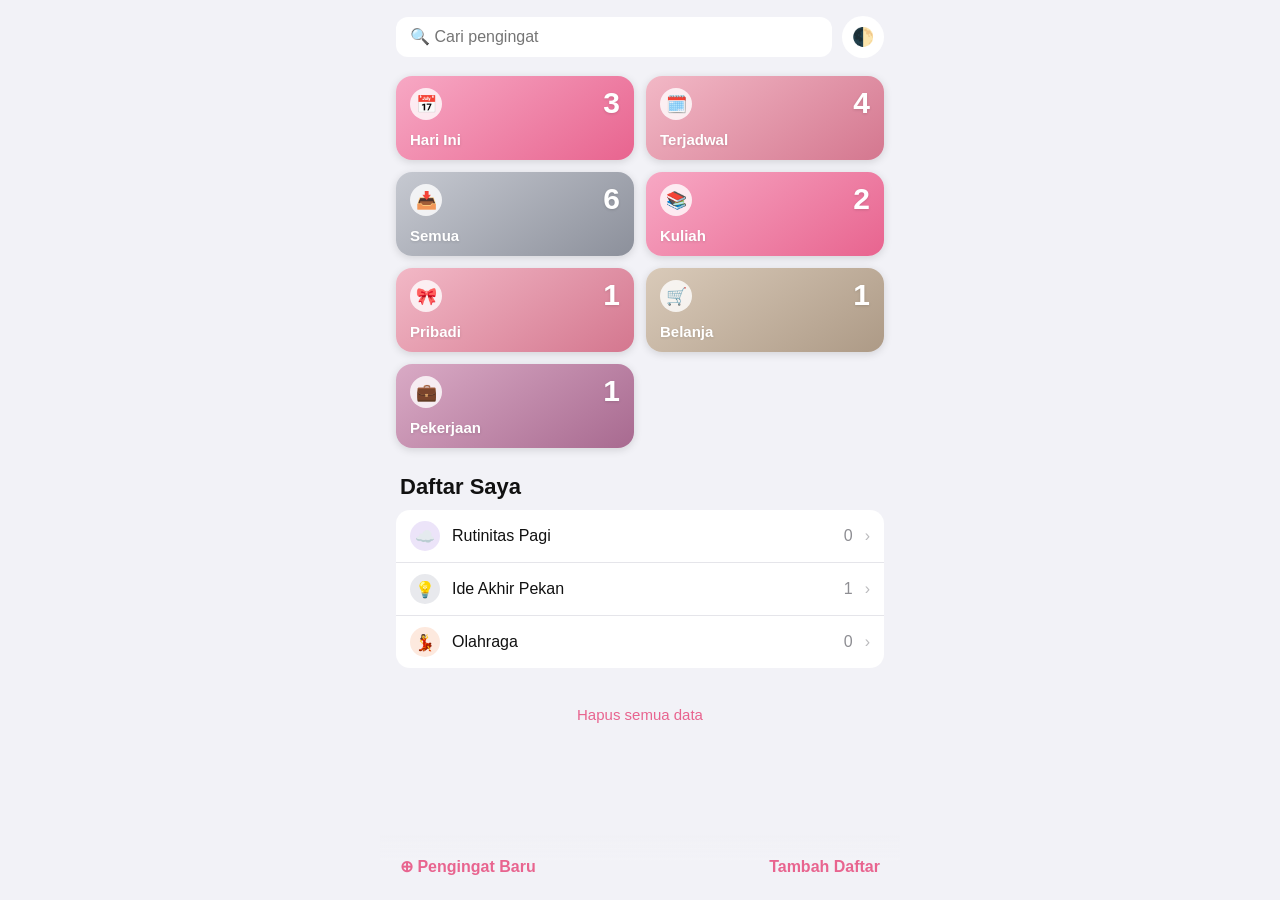
<file: to do list.html>
<!DOCTYPE html>
<html lang="id">
<head>
<meta charset="UTF-8">
<meta name="viewport" content="width=device-width, initial-scale=1, viewport-fit=cover">
<title>Pengingat — To-Do List</title>
<style>
:root{--bg:#f2f2f7;--grup:#fff;--teks:#111;--abu:#8e8e93;--garis:#e5e5ea;--aksen:#e8648f;--merah:#ff3b30}
[data-tema="gelap"]{--bg:#000;--grup:#1c1c1e;--teks:#f2f2f7;--garis:#2c2c2e}
*{box-sizing:border-box;-webkit-tap-highlight-color:transparent}
body{margin:0;background:var(--bg);color:var(--teks);font-family:-apple-system,BlinkMacSystemFont,"SF Pro Text","Segoe UI",Roboto,Arial,sans-serif;font-size:16px}
.app{max-width:520px;margin:0 auto;padding:16px 16px 110px;min-height:100vh}
button,input,select,textarea{font:inherit;color:inherit}
.bar{display:flex;gap:10px;align-items:center;margin-bottom:18px}
.cari{flex:1;border:none;background:var(--grup);border-radius:12px;padding:11px 14px;outline:none}
.ibtn{border:none;background:var(--grup);width:42px;height:42px;border-radius:50%;cursor:pointer;font-size:18px}
/* kotak (tiles) */
.tiles{display:grid;grid-template-columns:1fr 1fr;gap:12px}
.tile{border-radius:16px;padding:12px 14px;color:#fff;cursor:pointer;min-height:84px;display:flex;flex-direction:column;justify-content:space-between;box-shadow:0 2px 8px #00000022;transition:transform .15s}
.tile:active{transform:scale(.97)}
.tp{display:flex;justify-content:space-between;align-items:flex-start}
.tik{width:32px;height:32px;border-radius:50%;background:#ffffffcc;display:grid;place-items:center;font-size:17px}
.tc{font-size:30px;font-weight:700;line-height:1;text-shadow:0 1px 3px #00000022}
.tn{font-weight:600;font-size:15px;text-shadow:0 1px 3px #00000022;overflow:hidden;text-overflow:ellipsis;white-space:nowrap}
/* daftar saya */
.sec{font-size:22px;font-weight:700;margin:26px 4px 10px}
.grup{background:var(--grup);border-radius:14px;overflow:hidden}
.row{display:flex;align-items:center;gap:12px;padding:11px 14px;cursor:pointer;border-bottom:1px solid var(--garis)}
.row:last-child{border-bottom:none}
.row .ik{width:30px;height:30px;border-radius:50%;display:grid;place-items:center;font-size:16px;flex:none}
.row .nm{flex:1;min-width:0;overflow:hidden;text-overflow:ellipsis;white-space:nowrap}
.row .jm{color:var(--abu)}
.row .pnh{color:var(--abu);opacity:.6}
.kosong{text-align:center;color:var(--abu);padding:28px 10px}
/* detail */
.dh{display:flex;justify-content:space-between;align-items:center;margin-bottom:6px}
.back{background:none;border:none;color:var(--aksen);font-size:17px;cursor:pointer;padding:6px 0}
.more{background:var(--grup);border:none;width:34px;height:34px;border-radius:50%;cursor:pointer;font-size:18px;color:var(--aksen)}
.jd{font-size:34px;font-weight:800;margin:4px 0 0;letter-spacing:-.5px}
.jh{display:flex;justify-content:space-between;align-items:baseline;gap:10px}
.cnt{font-size:34px;font-weight:300}
.gtgl{font-weight:700;margin:20px 4px 6px;font-size:15px}
.t{display:flex;gap:12px;padding:12px 14px;border-bottom:1px solid var(--garis);align-items:flex-start}
.t:last-child{border-bottom:none}
.cek{width:24px;height:24px;border-radius:50%;border:2px solid var(--abu);background:transparent;flex:none;cursor:pointer;margin-top:1px;display:grid;place-items:center;font-size:13px;color:#fff;padding:0}
.t.done .cek{background:var(--c,var(--aksen));border-color:var(--c,var(--aksen))}
.tb{flex:1;min-width:0;cursor:pointer}
.tj{word-break:break-word}.t.done .tj{color:var(--abu);text-decoration:line-through}
.ts{font-size:13px;color:var(--abu);margin-top:2px}
.ts.telat{color:var(--merah)}
.dot{display:inline-block;width:8px;height:8px;border-radius:50%;margin-right:4px}
.aksen{background:none;border:none;color:var(--aksen);cursor:pointer;padding:8px 4px;font-size:15px}
.kecil{color:var(--abu);font-size:13px;text-align:center;margin-top:30px}
/* dock */
.dock{position:fixed;left:0;right:0;bottom:0;padding:12px 16px calc(14px + env(safe-area-inset-bottom));background:linear-gradient(transparent,var(--bg) 40%);display:flex;justify-content:space-between;max-width:520px;margin:0 auto}
.dock button{border:none;background:none;color:var(--aksen);font-weight:600;font-size:16px;cursor:pointer;padding:10px 4px}
/* dialog */
dialog{border:none;border-radius:20px;padding:20px;width:min(440px,94vw);background:var(--grup);color:var(--teks);box-shadow:0 20px 60px #00000066}
dialog::backdrop{background:#0008}
dialog h2{margin:0 0 12px;font-size:18px}
dialog label{display:block;font-size:12px;color:var(--abu);margin:12px 0 4px}
.in{width:100%;border:1px solid var(--garis);background:var(--bg);border-radius:10px;padding:10px;outline:none}
.in:focus{border-color:var(--aksen)}
.dua{display:grid;grid-template-columns:1fr 1fr;gap:10px}
.cp{display:flex;gap:6px;flex-wrap:wrap;margin-top:8px}
.cp button{border:1px solid var(--garis);background:var(--bg);border-radius:20px;padding:5px 12px;font-size:13px;cursor:pointer}
.ikg{display:grid;grid-template-columns:repeat(10,1fr);gap:4px}
.ikg button{border:2px solid transparent;background:var(--bg);border-radius:10px;padding:5px 0;font-size:18px;cursor:pointer}
.ikg button.pilih{border-color:var(--aksen)}
.wg{display:flex;gap:8px;flex-wrap:wrap}
.wg button{width:30px;height:30px;border-radius:50%;border:3px solid transparent;cursor:pointer}
.wg button.pilih{border-color:var(--teks)}
.baris{display:flex;gap:8px;justify-content:flex-end;margin-top:18px;align-items:center}
.baris .sp{flex:1}
.b{border:none;border-radius:10px;padding:10px 16px;cursor:pointer;background:var(--bg);font-weight:500}
.b.utama{background:var(--aksen);color:#fff;font-weight:600}
.b.bahaya{color:var(--merah)}
.err{color:var(--merah);font-size:13px;min-height:16px;margin-top:8px}
.sembunyi{display:none!important}
#toast{position:fixed;left:50%;bottom:90px;transform:translateX(-50%) translateY(10px);background:#000c;color:#fff;padding:10px 16px;border-radius:20px;opacity:0;transition:.3s;pointer-events:none;font-size:14px}
#toast.tampil{opacity:1;transform:translateX(-50%)}
</style>
</head>
<body>
<div class="app">
  <div class="bar" id="bar">
    <input class="cari" id="cari" placeholder="🔍 Cari pengingat" oninput="render()">
    <button class="ibtn" onclick="tema()" title="Ganti tema">🌓</button>
  </div>
  <div id="main"></div>
</div>

<div class="dock">
  <button onclick="bukaTugas()">⊕ Pengingat Baru</button>
  <button onclick="bukaDaftar()">Tambah Daftar</button>
</div>

<dialog id="dlgT">
  <h2 id="tJudulDlg">Pengingat baru</h2>
  <input class="in" id="tJudul" placeholder="Judul">
  <label>Catatan</label><textarea class="in" id="tCatatan" rows="2" placeholder="Opsional"></textarea>
  <div class="dua">
    <div><label>Tanggal</label><input class="in" type="date" id="tTgl"></div>
    <div><label>Jam</label><input class="in" type="time" id="tJam"></div>
  </div>
  <div class="cp">
    <button onclick="setTgl(0)">Hari ini</button>
    <button onclick="setTgl(1)">Besok</button>
    <button onclick="setTgl(7)">Minggu depan</button>
    <button onclick="setTgl(null)">Tanpa tanggal</button>
  </div>
  <label>Daftar</label><select class="in" id="tList"></select>
  <div class="err" id="errT"></div>
  <div class="baris">
    <button class="b bahaya sembunyi" id="btnHapusT" onclick="hapusTugas()">Hapus</button>
    <span class="sp"></span>
    <button class="b" onclick="document.getElementById('dlgT').close()">Batal</button>
    <button class="b utama" onclick="simpanTugas()">Simpan</button>
  </div>
</dialog>

<dialog id="dlgL">
  <h2 id="lJudulDlg">Daftar baru</h2>
  <input class="in" id="lNama" placeholder="Nama daftar">
  <label>Ikon</label><div class="ikg" id="lIkon"></div>
  <label>Warna</label><div class="wg" id="lWarna"></div>
  <label style="display:flex;gap:8px;align-items:center;margin-top:14px"><input type="checkbox" id="lPin"> Tampilkan sebagai kotak di bagian atas</label>
  <div class="err" id="errL"></div>
  <div class="baris">
    <button class="b bahaya sembunyi" id="btnHapusL" onclick="hapusDaftar()">Hapus daftar</button>
    <span class="sp"></span>
    <button class="b" onclick="document.getElementById('dlgL').close()">Batal</button>
    <button class="b utama" onclick="simpanDaftar()">Simpan</button>
  </div>
</dialog>
<div id="toast"></div>

<script>
const KUNCI="todoku";
const WARNA={
  pink:["#f7a8c4","#e8648f"],rose:["#f2b8c6","#d4778f"],peach:["#fbc7ad","#ee9270"],beige:["#d9cab9","#ad9a86"],
  lavender:["#cfbbf0","#9a80d2"],gray:["#c6c9d1","#8c909b"],mauve:["#d9aac5","#a86a90"],sage:["#c0d9c1","#7ea882"]};
const EMOJI=["🎀","⭐","📚","🛒","💼","🏠","💃","🧺","☁️","🕯️","🌸","🍓","💻","✈️","🎵","🧹","💡","🌷","🍰","🏃"];
const SMART=[{id:"hariini",nama:"Hari Ini",ikon:"📅",warna:"pink"},{id:"terjadwal",nama:"Terjadwal",ikon:"🗓️",warna:"rose"},{id:"semua",nama:"Semua",ikon:"📥",warna:"gray"}];
const HARI=["Min","Sen","Sel","Rab","Kam","Jum","Sab"],BLN=["Jan","Feb","Mar","Apr","Mei","Jun","Jul","Agu","Sep","Okt","Nov","Des"];
const $=id=>document.getElementById(id);
const pad=n=>String(n).padStart(2,"0");
function iso(d){return d.getFullYear()+"-"+pad(d.getMonth()+1)+"-"+pad(d.getDate())}
function hariIni(){return iso(new Date())}
function geser(n){let d=new Date();d.setDate(d.getDate()+n);return iso(d)}
function aman(t){return String(t).replace(/[&<>"']/g,c=>({"&":"&amp;","<":"&lt;",">":"&gt;",'"':"&quot;","'":"&#39;"}[c]))}
function toast(t){let e=$("toast");e.innerText=t;e.classList.add("tampil");setTimeout(()=>e.classList.remove("tampil"),1800)}

function seed(){
  let h=hariIni(),b=geser(1);
  return {tema:"",lists:[
    {id:1,nama:"Kuliah",ikon:"📚",warna:"pink",pin:true},
    {id:2,nama:"Pribadi",ikon:"🎀",warna:"rose",pin:true},
    {id:3,nama:"Belanja",ikon:"🛒",warna:"beige",pin:true},
    {id:4,nama:"Pekerjaan",ikon:"💼",warna:"mauve",pin:true},
    {id:5,nama:"Rutinitas Pagi",ikon:"☁️",warna:"lavender",pin:false},
    {id:6,nama:"Ide Akhir Pekan",ikon:"💡",warna:"gray",pin:false},
    {id:7,nama:"Olahraga",ikon:"💃",warna:"peach",pin:false}],
  tugas:[
    {id:11,listId:1,judul:"Kerjakan bab 3 skripsi",catatan:"Targetkan 5 halaman",tgl:h,jam:"19:00",selesai:false},
    {id:12,listId:1,judul:"Bimbingan dengan dosen",catatan:"",tgl:b,jam:"10:00",selesai:false},
    {id:13,listId:2,judul:"Telepon ibu",catatan:"",tgl:h,jam:"20:00",selesai:false},
    {id:14,listId:3,judul:"Beli sabun dan sampo",catatan:"",tgl:"",jam:"",selesai:false},
    {id:15,listId:4,judul:"Balas email klien",catatan:"",tgl:geser(-1),jam:"09:00",selesai:false},
    {id:16,listId:5,judul:"Minum air putih",catatan:"",tgl:"",jam:"",selesai:true},
    {id:17,listId:6,judul:"Piknik ke pantai",catatan:"",tgl:"",jam:"",selesai:false}]};
}
function muat(){try{let x=localStorage.getItem(KUNCI);if(x)return JSON.parse(x)}catch(e){}return seed()}
function simpan(){try{localStorage.setItem(KUNCI,JSON.stringify(S))}catch(e){}}
let S=muat(),view="home",tampilSelesai=false,editT=null,editL=null,ikonP=EMOJI[0],warnaP="pink";

// ---------- Data ----------
function daftar(id){return S.lists.find(l=>l.id===id)}
function ambil(id,selesai){
  let h=hariIni();
  return S.tugas.filter(function(t){
    if(t.selesai!==selesai)return false;
    if(id==="hariini")return t.tgl&&t.tgl<=h;
    if(id==="terjadwal")return !!t.tgl;
    if(id==="semua")return true;
    return t.listId===id;
  });
}
function urut(a,b){
  let ka=(a.tgl||"9999")+(a.jam||"99:99"),kb=(b.tgl||"9999")+(b.jam||"99:99");
  return ka.localeCompare(kb)||a.id-b.id;
}
function terlambat(t){return !t.selesai&&!!t.tgl&&new Date(t.tgl+"T"+(t.jam||"23:59"))<new Date()}
function labelTgl(t){
  if(t===hariIni())return "Hari ini";
  if(t===geser(1))return "Besok";
  if(t===geser(-1))return "Kemarin";
  let d=new Date(t+"T00:00:00");
  return HARI[d.getDay()]+", "+d.getDate()+" "+BLN[d.getMonth()]+(d.getFullYear()!==new Date().getFullYear()?" "+d.getFullYear():"");
}

// ---------- Tampilan ----------
function tema(){
  let g=document.documentElement.dataset.tema==="gelap";
  document.documentElement.dataset.tema=g?"":"gelap";S.tema=g?"":"gelap";simpan();
}
function buka(id){view=id;$("cari").value="";window.scrollTo(0,0);render()}
function pulang(){view="home";render()}

function tile(l){
  let w=WARNA[l.warna]||WARNA.pink;
  return '<div class="tile" style="background:linear-gradient(145deg,'+w[0]+','+w[1]+')" onclick="buka('+(typeof l.id==="number"?l.id:"'"+l.id+"'")+')"><div class="tp"><span class="tik">'+l.ikon+'</span><b class="tc">'+ambil(l.id,false).length+'</b></div><div class="tn">'+aman(l.nama)+"</div></div>";
}
function renderHome(){
  let pinned=S.lists.filter(l=>l.pin),lain=S.lists.filter(l=>!l.pin);
  let h='<div class="tiles">'+SMART.concat(pinned).map(tile).join("")+"</div>";
  h+='<div class="sec">Daftar Saya</div>';
  h+=lain.length===0?'<div class="grup"><div class="kosong">Belum ada daftar lain.<br>Ketuk "Tambah Daftar" di bawah.</div></div>':
    '<div class="grup">'+lain.map(function(l){
      let w=WARNA[l.warna]||WARNA.pink;
      return '<div class="row" onclick="buka('+l.id+')"><span class="ik" style="background:'+w[0]+'66">'+l.ikon+'</span><span class="nm">'+aman(l.nama)+'</span><span class="jm">'+ambil(l.id,false).length+'</span><span class="pnh">›</span></div>';
    }).join("")+"</div>";
  h+='<div class="kecil"><button class="aksen" onclick="resetSemua()">Hapus semua data</button></div>';
  return h;
}
function renderCari(q){
  let hasil=S.tugas.filter(t=>(t.judul+" "+t.catatan).toLowerCase().includes(q)).sort(urut);
  return '<div class="sec" style="margin-top:6px">Hasil pencarian</div>'+(hasil.length===0?'<div class="grup"><div class="kosong">Tidak ada pengingat yang cocok.</div></div>':'<div class="grup">'+hasil.map(t=>barisT(t,true)).join("")+"</div>");
}
function barisT(t,tunjukDaftar){
  let l=daftar(t.listId)||{nama:"-",warna:"pink"},w=WARNA[l.warna]||WARNA.pink,tel=terlambat(t);
  let info=[];
  if(tunjukDaftar)info.push('<span class="dot" style="background:'+w[1]+'"></span>'+aman(l.nama));
  if(t.tgl)info.push(labelTgl(t.tgl)+(t.jam?", "+t.jam:""));
  let sub=(t.catatan?'<div class="ts">'+aman(t.catatan)+"</div>":"")+(info.length?'<div class="ts'+(tel?" telat":"")+'">'+info.join(" · ")+"</div>":"");
  return '<div class="t'+(t.selesai?" done":"")+'" style="--c:'+w[1]+'"><button class="cek" style="border-color:'+(t.selesai?w[1]:tel?"var(--merah)":"var(--abu)")+'" onclick="centang('+t.id+')">'+(t.selesai?"✓":"")+'</button><div class="tb" onclick="bukaTugas('+t.id+')"><div class="tj">'+aman(t.judul)+"</div>"+sub+"</div></div>";
}
function renderDetail(){
  let smart=SMART.find(s=>s.id===view),l=smart||daftar(view);
  if(!l){view="home";return renderHome()}
  let w=WARNA[l.warna]||WARNA.pink,aktif=ambil(view,false).sort(urut),selesai=ambil(view,true).sort(urut);
  let tunjuk=!!smart;
  let h='<div class="dh"><button class="back" onclick="pulang()">‹ Daftar</button>'+(smart?"":'<button class="more" onclick="bukaDaftar('+l.id+')">⋯</button>')+"</div>";
  h+='<div class="jh"><h1 class="jd" style="color:'+w[1]+'">'+aman(l.nama)+'</h1><div class="cnt" style="color:'+w[1]+'">'+aktif.length+"</div></div>";
  if(aktif.length===0){h+='<div class="kosong">Tidak ada pengingat.<br>Ketuk "Pengingat Baru" untuk menambah.</div>'}
  else if(view==="terjadwal"){
    let kel={};aktif.forEach(t=>{(kel[t.tgl]=kel[t.tgl]||[]).push(t)});
    Object.keys(kel).sort().forEach(function(tg){
      h+='<div class="gtgl" style="color:'+(tg<hariIni()?"var(--merah)":"inherit")+'">'+(tg<hariIni()?"Terlambat · ":"")+labelTgl(tg)+'</div><div class="grup">'+kel[tg].map(t=>barisT(t,tunjuk)).join("")+"</div>";
    });
  }else{h+='<div class="grup" style="margin-top:14px">'+aktif.map(t=>barisT(t,tunjuk)).join("")+"</div>"}
  if(selesai.length>0){
    h+='<div style="display:flex;justify-content:space-between;margin-top:14px"><button class="aksen" onclick="toggleSelesai()">'+(tampilSelesai?"Sembunyikan":"Tampilkan")+" yang selesai ("+selesai.length+')</button>'+(tampilSelesai?'<button class="aksen" onclick="hapusSelesai()">Hapus semua</button>':"")+"</div>";
    if(tampilSelesai)h+='<div class="grup">'+selesai.map(t=>barisT(t,tunjuk)).join("")+"</div>";
  }
  return h;
}
function render(){
  let q=$("cari").value.trim().toLowerCase();
  $("bar").classList.toggle("sembunyi",view!=="home");
  $("main").innerHTML=view==="home"?(q?renderCari(q):renderHome()):renderDetail();
}

// ---------- Aksi pengingat ----------
function centang(id){let t=S.tugas.find(x=>x.id===id);if(!t)return;t.selesai=!t.selesai;simpan();render()}
function toggleSelesai(){tampilSelesai=!tampilSelesai;render()}
function hapusSelesai(){
  if(!confirm("Hapus semua pengingat yang sudah selesai di tampilan ini?"))return;
  let id=ambil(view,true).map(t=>t.id);
  S.tugas=S.tugas.filter(t=>!id.includes(t.id));simpan();render();toast("Pengingat selesai dihapus");
}
function setTgl(n){$("tTgl").value=n===null?"":geser(n);if(n===null)$("tJam").value=""}
function bukaTugas(id){
  if(S.lists.length===0){toast("Buat daftar dulu");bukaDaftar();return}
  editT=id||null;
  let t=id?S.tugas.find(x=>x.id===id):null;
  $("tJudulDlg").innerText=t?"Ubah pengingat":"Pengingat baru";
  $("tList").innerHTML=S.lists.map(l=>'<option value="'+l.id+'">'+l.ikon+" "+aman(l.nama)+"</option>").join("");
  $("tJudul").value=t?t.judul:"";$("tCatatan").value=t?t.catatan:"";
  $("tTgl").value=t?t.tgl:(view==="hariini"?hariIni():"");$("tJam").value=t?t.jam:"";
  let awal=t?t.listId:(daftar(view)?view:S.lists[0].id);
  $("tList").value=String(awal);
  $("btnHapusT").classList.toggle("sembunyi",!t);$("errT").innerText="";
  $("dlgT").showModal();
}
function simpanTugas(){
  let judul=$("tJudul").value.trim();
  if(judul===""){$("errT").innerText="Isi judul pengingat.";return}
  let tgl=$("tTgl").value,jam=$("tJam").value;
  if(jam&&!tgl)tgl=hariIni();
  let data={listId:Number($("tList").value),judul:judul,catatan:$("tCatatan").value.trim(),tgl:tgl,jam:jam};
  if(editT){Object.assign(S.tugas.find(x=>x.id===editT),data)}
  else{S.tugas.push(Object.assign({id:Date.now(),selesai:false},data))}
  simpan();$("dlgT").close();render();toast(editT?"Pengingat diperbarui":"Pengingat ditambahkan");
}
function hapusTugas(){
  if(!editT)return;
  S.tugas=S.tugas.filter(t=>t.id!==editT);simpan();$("dlgT").close();render();toast("Pengingat dihapus");
}

// ---------- Aksi daftar ----------
function gambarPilihan(){
  $("lIkon").innerHTML=EMOJI.map(e=>'<button class="'+(e===ikonP?"pilih":"")+'" onclick="pilihIkon(\''+e+'\')">'+e+"</button>").join("");
  $("lWarna").innerHTML=Object.keys(WARNA).map(k=>'<button class="'+(k===warnaP?"pilih":"")+'" style="background:linear-gradient(145deg,'+WARNA[k][0]+","+WARNA[k][1]+')" onclick="pilihWarna(\''+k+'\')"></button>').join("");
}
function pilihIkon(e){ikonP=e;gambarPilihan()}
function pilihWarna(k){warnaP=k;gambarPilihan()}
function bukaDaftar(id){
  editL=id||null;
  let l=id?daftar(id):null;
  $("lJudulDlg").innerText=l?"Ubah daftar":"Daftar baru";
  $("lNama").value=l?l.nama:"";ikonP=l?l.ikon:EMOJI[0];warnaP=l?l.warna:"pink";
  $("lPin").checked=l?l.pin:true;$("errL").innerText="";
  $("btnHapusL").classList.toggle("sembunyi",!l);
  gambarPilihan();$("dlgL").showModal();
}
function simpanDaftar(){
  let nama=$("lNama").value.trim();
  if(nama===""){$("errL").innerText="Isi nama daftar.";return}
  let data={nama:nama,ikon:ikonP,warna:warnaP,pin:$("lPin").checked};
  if(editL){Object.assign(daftar(editL),data)}
  else{S.lists.push(Object.assign({id:Date.now()},data))}
  simpan();$("dlgL").close();render();toast(editL?"Daftar diperbarui":"Daftar ditambahkan");
}
function hapusDaftar(){
  if(!editL)return;
  let n=S.tugas.filter(t=>t.listId===editL).length;
  if(!confirm(n>0?"Daftar ini berisi "+n+" pengingat yang ikut terhapus. Lanjut?":"Hapus daftar ini?"))return;
  S.tugas=S.tugas.filter(t=>t.listId!==editL);
  S.lists=S.lists.filter(l=>l.id!==editL);
  simpan();$("dlgL").close();view="home";render();toast("Daftar dihapus");
}
function resetSemua(){
  if(!confirm("Hapus semua daftar dan pengingat? Tindakan ini tidak bisa dibatalkan."))return;
  S={tema:S.tema,lists:[],tugas:[]};simpan();render();toast("Semua data dihapus");
}

document.documentElement.dataset.tema=S.tema||(window.matchMedia&&matchMedia("(prefers-color-scheme: dark)").matches?"gelap":"");
render();
</script>
</body>
</html>
</file>
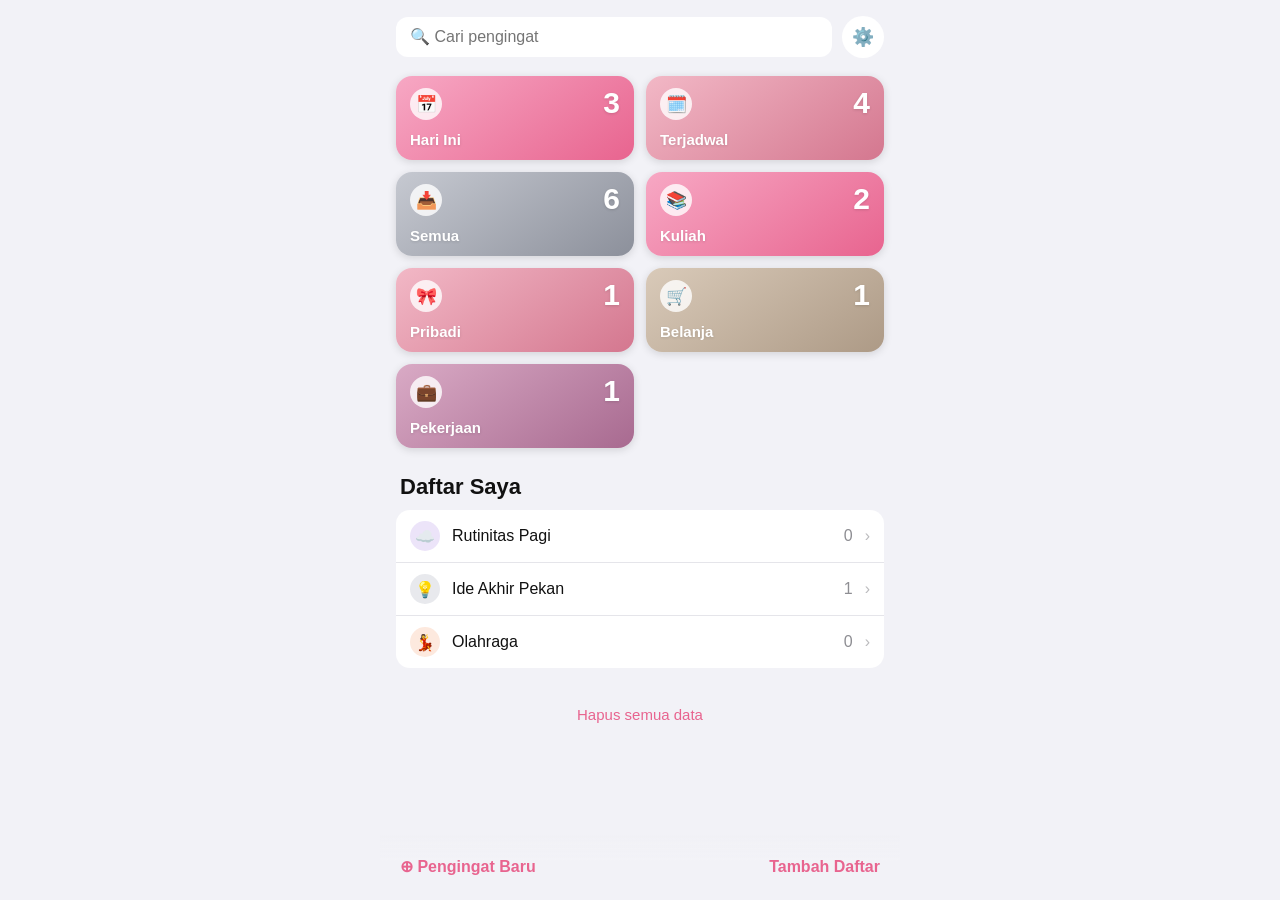
<file: todolist.html>
<!DOCTYPE html>
<html lang="id">
<head>
<meta charset="UTF-8">
<meta name="viewport" content="width=device-width, initial-scale=1, viewport-fit=cover">
<title>Pengingat — To-Do List</title>
<style>
:root{--bg:#f2f2f7;--grup:#fff;--teks:#111;--abu:#8e8e93;--garis:#e5e5ea;--aksen:#e8648f;--merah:#ff3b30}
/* gaya (warna aksen) */
[data-gaya="baja"]{--aksen:#3b82f6}
[data-gaya="hutan"]{--aksen:#3f9b63}
/* mode gelap */
[data-tema="gelap"]{--bg:#000;--grup:#1c1c1e;--teks:#f2f2f7;--garis:#2c2c2e}
[data-gaya="baja"][data-tema="gelap"]{--bg:#0b0f17;--grup:#161c28;--garis:#252d3d}
[data-gaya="hutan"][data-tema="gelap"]{--bg:#0a0f0b;--grup:#151d17;--garis:#243027}
[data-gaya="baja"]:not([data-tema="gelap"]){--bg:#eef1f6}
[data-gaya="hutan"]:not([data-tema="gelap"]){--bg:#eef2ee}
*{box-sizing:border-box;-webkit-tap-highlight-color:transparent}
body{margin:0;background:var(--bg);color:var(--teks);font-family:-apple-system,BlinkMacSystemFont,"SF Pro Text","Segoe UI",Roboto,Arial,sans-serif;font-size:16px}
.app{max-width:520px;margin:0 auto;padding:16px 16px 110px;min-height:100vh}
button,input,select,textarea{font:inherit;color:inherit}
.bar{display:flex;gap:10px;align-items:center;margin-bottom:18px}
.cari{flex:1;border:none;background:var(--grup);border-radius:12px;padding:11px 14px;outline:none}
.ibtn{border:none;background:var(--grup);width:42px;height:42px;border-radius:50%;cursor:pointer;font-size:18px;position:relative}
.ibtn .lencana{position:absolute;right:2px;top:2px;width:11px;height:11px;border-radius:50%;background:#34c759;border:2px solid var(--bg)}
.tiles{display:grid;grid-template-columns:1fr 1fr;gap:12px}
.tile{border-radius:16px;padding:12px 14px;color:#fff;cursor:pointer;min-height:84px;display:flex;flex-direction:column;justify-content:space-between;box-shadow:0 2px 8px #00000022;transition:transform .15s}
.tile:active{transform:scale(.97)}
.tp{display:flex;justify-content:space-between;align-items:flex-start}
.tik{width:32px;height:32px;border-radius:50%;background:#ffffffcc;display:grid;place-items:center;font-size:17px}
.tc{font-size:30px;font-weight:700;line-height:1;text-shadow:0 1px 3px #00000022}
.tn{font-weight:600;font-size:15px;text-shadow:0 1px 3px #00000022;overflow:hidden;text-overflow:ellipsis;white-space:nowrap}
.sec{font-size:22px;font-weight:700;margin:26px 4px 10px}
.grup{background:var(--grup);border-radius:14px;overflow:hidden}
.row{display:flex;align-items:center;gap:12px;padding:11px 14px;cursor:pointer;border-bottom:1px solid var(--garis)}
.row:last-child{border-bottom:none}
.row .ik{width:30px;height:30px;border-radius:50%;display:grid;place-items:center;font-size:16px;flex:none}
.row .nm{flex:1;min-width:0;overflow:hidden;text-overflow:ellipsis;white-space:nowrap}
.row .jm{color:var(--abu)}
.row .pnh{color:var(--abu);opacity:.6}
.kosong{text-align:center;color:var(--abu);padding:28px 10px}
.dh{display:flex;justify-content:space-between;align-items:center;margin-bottom:6px}
.back{background:none;border:none;color:var(--aksen);font-size:17px;cursor:pointer;padding:6px 0}
.more{background:var(--grup);border:none;width:34px;height:34px;border-radius:50%;cursor:pointer;font-size:18px;color:var(--aksen)}
.jd{font-size:34px;font-weight:800;margin:4px 0 0;letter-spacing:-.5px}
.jh{display:flex;justify-content:space-between;align-items:baseline;gap:10px}
.cnt{font-size:34px;font-weight:300}
.gtgl{font-weight:700;margin:20px 4px 6px;font-size:15px}
.t{display:flex;gap:12px;padding:12px 14px;border-bottom:1px solid var(--garis);align-items:flex-start}
.t:last-child{border-bottom:none}
.cek{width:24px;height:24px;border-radius:50%;border:2px solid var(--abu);background:transparent;flex:none;cursor:pointer;margin-top:1px;display:grid;place-items:center;font-size:13px;color:#fff;padding:0}
.t.done .cek{background:var(--c,var(--aksen));border-color:var(--c,var(--aksen))}
.tb{flex:1;min-width:0;cursor:pointer}
.tj{word-break:break-word}.t.done .tj{color:var(--abu);text-decoration:line-through}
.ts{font-size:13px;color:var(--abu);margin-top:2px}
.ts.telat{color:var(--merah)}
.dot{display:inline-block;width:8px;height:8px;border-radius:50%;margin-right:4px}
.aksen{background:none;border:none;color:var(--aksen);cursor:pointer;padding:8px 4px;font-size:15px}
.kecil{color:var(--abu);font-size:13px;text-align:center;margin-top:30px}
.dock{position:fixed;left:0;right:0;bottom:0;padding:12px 16px calc(14px + env(safe-area-inset-bottom));background:linear-gradient(transparent,var(--bg) 40%);display:flex;justify-content:space-between;max-width:520px;margin:0 auto}
.dock button{border:none;background:none;color:var(--aksen);font-weight:600;font-size:16px;cursor:pointer;padding:10px 4px}
dialog{border:none;border-radius:20px;padding:20px;width:min(440px,94vw);max-height:90vh;background:var(--grup);color:var(--teks);box-shadow:0 20px 60px #00000066}
dialog::backdrop{background:#0008}
dialog h2{margin:0 0 12px;font-size:18px}
dialog h3{margin:18px 0 8px;font-size:14px;color:var(--abu);font-weight:600;text-transform:uppercase;letter-spacing:.5px}
dialog label{display:block;font-size:12px;color:var(--abu);margin:12px 0 4px}
.in{width:100%;border:1px solid var(--garis);background:var(--bg);border-radius:10px;padding:10px;outline:none}
.in:focus{border-color:var(--aksen)}
.dua{display:grid;grid-template-columns:1fr 1fr;gap:10px}
.cp{display:flex;gap:6px;flex-wrap:wrap;margin-top:8px}
.cp button{border:1px solid var(--garis);background:var(--bg);border-radius:20px;padding:5px 12px;font-size:13px;cursor:pointer}
.ikg{display:grid;grid-template-columns:repeat(10,1fr);gap:4px}
.ikg button{border:2px solid transparent;background:var(--bg);border-radius:10px;padding:5px 0;font-size:18px;cursor:pointer}
.ikg button.pilih{border-color:var(--aksen)}
.wg{display:flex;gap:8px;flex-wrap:wrap}
.wg button{width:30px;height:30px;border-radius:50%;border:3px solid transparent;cursor:pointer}
.wg button.pilih{border-color:var(--teks)}
.baris{display:flex;gap:8px;justify-content:flex-end;margin-top:18px;align-items:center}
.baris .sp{flex:1}
.b{border:none;border-radius:10px;padding:10px 16px;cursor:pointer;background:var(--bg);font-weight:500}
.b.utama{background:var(--aksen);color:#fff;font-weight:600}
.b.bahaya{color:var(--merah)}
.err{color:var(--merah);font-size:13px;min-height:16px;margin-top:8px}
.info{color:var(--abu);font-size:13px;margin:6px 0 0;line-height:1.4}
.ok{color:#34c759}
.sembunyi{display:none!important}
/* pemilih gaya */
.gaya{display:grid;grid-template-columns:repeat(3,1fr);gap:10px}
.gaya button{border:2px solid var(--garis);background:var(--bg);border-radius:14px;padding:10px 6px;cursor:pointer;display:flex;flex-direction:column;align-items:center;gap:8px;font-size:13px}
.gaya button.pilih{border-color:var(--aksen)}
.gaya .sw{display:flex;gap:3px}
.gaya .sw i{width:16px;height:16px;border-radius:50%;display:block}
.seg{display:flex;background:var(--bg);border-radius:10px;padding:3px;gap:3px}
.seg button{flex:1;border:none;background:none;padding:8px;border-radius:8px;cursor:pointer;font-size:14px}
.seg button.pilih{background:var(--grup);box-shadow:0 1px 3px #0003;font-weight:600}
#toast{position:fixed;left:50%;bottom:90px;transform:translateX(-50%) translateY(10px);background:#000c;color:#fff;padding:10px 16px;border-radius:20px;opacity:0;transition:.3s;pointer-events:none;font-size:14px;z-index:99}
#toast.tampil{opacity:1;transform:translateX(-50%)}
</style>
</head>
<body>
<div class="app">
  <div class="bar" id="bar">
    <input class="cari" id="cari" placeholder="🔍 Cari pengingat" oninput="render()">
    <button class="ibtn" onclick="bukaPengaturan()" title="Pengaturan & akun">⚙️<span class="lencana sembunyi" id="lencana"></span></button>
  </div>
  <div id="main"></div>
</div>

<div class="dock">
  <button onclick="bukaTugas()">⊕ Pengingat Baru</button>
  <button onclick="bukaDaftar()">Tambah Daftar</button>
</div>

<!-- Pengaturan: tema + akun -->
<dialog id="dlgP">
  <h2>Pengaturan</h2>
  <h3>Gaya tampilan</h3>
  <div class="gaya" id="pGaya"></div>
  <h3>Mode</h3>
  <div class="seg" id="pMode"></div>

  <h3>Akun &amp; sinkronisasi</h3>
  <div id="pAkun"></div>

  <div class="baris"><span class="sp"></span><button class="b utama" onclick="document.getElementById('dlgP').close()">Selesai</button></div>
</dialog>

<dialog id="dlgT">
  <h2 id="tJudulDlg">Pengingat baru</h2>
  <input class="in" id="tJudul" placeholder="Judul">
  <label>Catatan</label><textarea class="in" id="tCatatan" rows="2" placeholder="Opsional"></textarea>
  <div class="dua">
    <div><label>Tanggal</label><input class="in" type="date" id="tTgl"></div>
    <div><label>Jam</label><input class="in" type="time" id="tJam"></div>
  </div>
  <div class="cp">
    <button onclick="setTgl(0)">Hari ini</button>
    <button onclick="setTgl(1)">Besok</button>
    <button onclick="setTgl(7)">Minggu depan</button>
    <button onclick="setTgl(null)">Tanpa tanggal</button>
  </div>
  <label>Daftar</label><select class="in" id="tList"></select>
  <div class="err" id="errT"></div>
  <div class="baris">
    <button class="b bahaya sembunyi" id="btnHapusT" onclick="hapusTugas()">Hapus</button>
    <span class="sp"></span>
    <button class="b" onclick="document.getElementById('dlgT').close()">Batal</button>
    <button class="b utama" onclick="simpanTugas()">Simpan</button>
  </div>
</dialog>

<dialog id="dlgL">
  <h2 id="lJudulDlg">Daftar baru</h2>
  <input class="in" id="lNama" placeholder="Nama daftar">
  <label>Ikon</label><div class="ikg" id="lIkon"></div>
  <label>Warna</label><div class="wg" id="lWarna"></div>
  <label style="display:flex;gap:8px;align-items:center;margin-top:14px"><input type="checkbox" id="lPin"> Tampilkan sebagai kotak di bagian atas</label>
  <div class="err" id="errL"></div>
  <div class="baris">
    <button class="b bahaya sembunyi" id="btnHapusL" onclick="hapusDaftar()">Hapus daftar</button>
    <span class="sp"></span>
    <button class="b" onclick="document.getElementById('dlgL').close()">Batal</button>
    <button class="b utama" onclick="simpanDaftar()">Simpan</button>
  </div>
</dialog>
<div id="toast"></div>

<script>
/* =====================================================================
   PENGATURAN FIREBASE — isi dengan config Web app dari proyek Firebase-mu
   (Project settings → Your apps → Web app → firebaseConfig).
   Selama masih "ISI_...", aplikasi tetap jalan tanpa login (data lokal saja).
   ===================================================================== */
const FIREBASE_CONFIG={
  apiKey:"ISI_API_KEY",
  authDomain:"ISI_PROJECT_ID.firebaseapp.com",
  projectId:"ISI_PROJECT_ID",
  appId:"ISI_APP_ID"
};

const KUNCI="todoku";
/* Warna daftar disimpan sebagai nama kunci (pink, rose, ...); nilai hex-nya mengikuti gaya aktif */
const GAYA={
  pink:{nama:"Pink",palet:{pink:["#f7a8c4","#e8648f"],rose:["#f2b8c6","#d4778f"],peach:["#fbc7ad","#ee9270"],beige:["#d9cab9","#ad9a86"],lavender:["#cfbbf0","#9a80d2"],gray:["#c6c9d1","#8c909b"],mauve:["#d9aac5","#a86a90"],sage:["#c0d9c1","#7ea882"]}},
  baja:{nama:"Biru Baja",palet:{pink:["#6fa8f0","#2f6fd0"],rose:["#8195b3","#3e5578"],peach:["#e8aa62","#b9722a"],beige:["#a9b3be","#69747f"],lavender:["#8d93dc","#4f56b8"],gray:["#8f9aa6","#545e6a"],mauve:["#5fb9bd","#2a8186"],sage:["#82b690","#3f7d55"]}},
  hutan:{nama:"Hutan",palet:{pink:["#7cc79a","#2f8a55"],rose:["#8fa88f","#4a6a4d"],peach:["#d9a35f","#a8691f"],beige:["#c2b49a","#847657"],lavender:["#7fa3b8","#3f6a85"],gray:["#9aa59e","#5c675f"],mauve:["#b88a6a","#85583a"],sage:["#a6c46f","#68842a"]}}
};
const EMOJI=["🎀","⭐","📚","🛒","💼","🏠","💃","🧺","☁️","🕯️","🌸","🍓","💻","✈️","🎵","🧹","💡","🌷","🍰","🏃"];
const SMART=[{id:"hariini",nama:"Hari Ini",ikon:"📅",warna:"pink"},{id:"terjadwal",nama:"Terjadwal",ikon:"🗓️",warna:"rose"},{id:"semua",nama:"Semua",ikon:"📥",warna:"gray"}];
const HARI=["Min","Sen","Sel","Rab","Kam","Jum","Sab"],BLN=["Jan","Feb","Mar","Apr","Mei","Jun","Jul","Agu","Sep","Okt","Nov","Des"];
const $=id=>document.getElementById(id);
const pad=n=>String(n).padStart(2,"0");
function iso(d){return d.getFullYear()+"-"+pad(d.getMonth()+1)+"-"+pad(d.getDate())}
function hariIni(){return iso(new Date())}
function geser(n){let d=new Date();d.setDate(d.getDate()+n);return iso(d)}
function aman(t){return String(t).replace(/[&<>"']/g,c=>({"&":"&amp;","<":"&lt;",">":"&gt;",'"':"&quot;","'":"&#39;"}[c]))}
function toast(t){let e=$("toast");e.innerText=t;e.classList.add("tampil");setTimeout(()=>e.classList.remove("tampil"),1800)}
function W(k){let p=(GAYA[S.gaya]||GAYA.pink).palet;return p[k]||p.pink}

function seed(){
  let h=hariIni(),b=geser(1);
  return {tema:"",gaya:"pink",lists:[
    {id:1,nama:"Kuliah",ikon:"📚",warna:"pink",pin:true},
    {id:2,nama:"Pribadi",ikon:"🎀",warna:"rose",pin:true},
    {id:3,nama:"Belanja",ikon:"🛒",warna:"beige",pin:true},
    {id:4,nama:"Pekerjaan",ikon:"💼",warna:"mauve",pin:true},
    {id:5,nama:"Rutinitas Pagi",ikon:"☁️",warna:"lavender",pin:false},
    {id:6,nama:"Ide Akhir Pekan",ikon:"💡",warna:"gray",pin:false},
    {id:7,nama:"Olahraga",ikon:"💃",warna:"peach",pin:false}],
  tugas:[
    {id:11,listId:1,judul:"Kerjakan bab 3 skripsi",catatan:"Targetkan 5 halaman",tgl:h,jam:"19:00",selesai:false},
    {id:12,listId:1,judul:"Bimbingan dengan dosen",catatan:"",tgl:b,jam:"10:00",selesai:false},
    {id:13,listId:2,judul:"Telepon ibu",catatan:"",tgl:h,jam:"20:00",selesai:false},
    {id:14,listId:3,judul:"Beli sabun dan sampo",catatan:"",tgl:"",jam:"",selesai:false},
    {id:15,listId:4,judul:"Balas email klien",catatan:"",tgl:geser(-1),jam:"09:00",selesai:false},
    {id:16,listId:5,judul:"Minum air putih",catatan:"",tgl:"",jam:"",selesai:true},
    {id:17,listId:6,judul:"Piknik ke pantai",catatan:"",tgl:"",jam:"",selesai:false}]};
}
function muat(){try{let x=localStorage.getItem(KUNCI);if(x){let d=JSON.parse(x);if(!d.gaya)d.gaya="pink";return d}}catch(e){}return seed()}
function simpanLokal(){try{localStorage.setItem(KUNCI,JSON.stringify(S))}catch(e){}}
function simpan(){S.t=Date.now();simpanLokal();jadwalDorong()}
let S=muat(),view="home",tampilSelesai=false,editT=null,editL=null,ikonP=EMOJI[0],warnaP="pink";

// ---------- Data ----------
function daftar(id){return S.lists.find(l=>l.id===id)}
function ambil(id,selesai){
  let h=hariIni();
  return S.tugas.filter(function(t){
    if(t.selesai!==selesai)return false;
    if(id==="hariini")return t.tgl&&t.tgl<=h;
    if(id==="terjadwal")return !!t.tgl;
    if(id==="semua")return true;
    return t.listId===id;
  });
}
function urut(a,b){
  let ka=(a.tgl||"9999")+(a.jam||"99:99"),kb=(b.tgl||"9999")+(b.jam||"99:99");
  return ka.localeCompare(kb)||a.id-b.id;
}
function terlambat(t){return !t.selesai&&!!t.tgl&&new Date(t.tgl+"T"+(t.jam||"23:59"))<new Date()}
function labelTgl(t){
  if(t===hariIni())return "Hari ini";
  if(t===geser(1))return "Besok";
  if(t===geser(-1))return "Kemarin";
  let d=new Date(t+"T00:00:00");
  return HARI[d.getDay()]+", "+d.getDate()+" "+BLN[d.getMonth()]+(d.getFullYear()!==new Date().getFullYear()?" "+d.getFullYear():"");
}

// ---------- Tema ----------
function terapkanTema(){
  let mode=S.tema;
  if(mode==="auto"||mode===undefined)mode=(window.matchMedia&&matchMedia("(prefers-color-scheme: dark)").matches)?"gelap":"";
  document.documentElement.dataset.tema=mode;
  document.documentElement.dataset.gaya=S.gaya||"pink";
}
function setGaya(g){S.gaya=g;simpan();terapkanTema();render();gambarPengaturan()}
function setMode(m){S.tema=m;simpan();terapkanTema();gambarPengaturan()}
function buka(id){view=id;$("cari").value="";window.scrollTo(0,0);render()}
function pulang(){view="home";render()}

function tile(l){
  let w=W(l.warna);
  return '<div class="tile" style="background:linear-gradient(145deg,'+w[0]+','+w[1]+')" onclick="buka('+(typeof l.id==="number"?l.id:"'"+l.id+"'")+')"><div class="tp"><span class="tik">'+l.ikon+'</span><b class="tc">'+ambil(l.id,false).length+'</b></div><div class="tn">'+aman(l.nama)+"</div></div>";
}
function renderHome(){
  let pinned=S.lists.filter(l=>l.pin),lain=S.lists.filter(l=>!l.pin);
  let h='<div class="tiles">'+SMART.concat(pinned).map(tile).join("")+"</div>";
  h+='<div class="sec">Daftar Saya</div>';
  h+=lain.length===0?'<div class="grup"><div class="kosong">Belum ada daftar lain.<br>Ketuk "Tambah Daftar" di bawah.</div></div>':
    '<div class="grup">'+lain.map(function(l){
      let w=W(l.warna);
      return '<div class="row" onclick="buka('+l.id+')"><span class="ik" style="background:'+w[0]+'66">'+l.ikon+'</span><span class="nm">'+aman(l.nama)+'</span><span class="jm">'+ambil(l.id,false).length+'</span><span class="pnh">›</span></div>';
    }).join("")+"</div>";
  h+='<div class="kecil"><button class="aksen" onclick="resetSemua()">Hapus semua data</button></div>';
  return h;
}
function renderCari(q){
  let hasil=S.tugas.filter(t=>(t.judul+" "+t.catatan).toLowerCase().includes(q)).sort(urut);
  return '<div class="sec" style="margin-top:6px">Hasil pencarian</div>'+(hasil.length===0?'<div class="grup"><div class="kosong">Tidak ada pengingat yang cocok.</div></div>':'<div class="grup">'+hasil.map(t=>barisT(t,true)).join("")+"</div>");
}
function barisT(t,tunjukDaftar){
  let l=daftar(t.listId)||{nama:"-",warna:"pink"},w=W(l.warna),tel=terlambat(t);
  let info=[];
  if(tunjukDaftar)info.push('<span class="dot" style="background:'+w[1]+'"></span>'+aman(l.nama));
  if(t.tgl)info.push(labelTgl(t.tgl)+(t.jam?", "+t.jam:""));
  let sub=(t.catatan?'<div class="ts">'+aman(t.catatan)+"</div>":"")+(info.length?'<div class="ts'+(tel?" telat":"")+'">'+info.join(" · ")+"</div>":"");
  return '<div class="t'+(t.selesai?" done":"")+'" style="--c:'+w[1]+'"><button class="cek" style="border-color:'+(t.selesai?w[1]:tel?"var(--merah)":"var(--abu)")+'" onclick="centang('+t.id+')">'+(t.selesai?"✓":"")+'</button><div class="tb" onclick="bukaTugas('+t.id+')"><div class="tj">'+aman(t.judul)+"</div>"+sub+"</div></div>";
}
function renderDetail(){
  let smart=SMART.find(s=>s.id===view),l=smart||daftar(view);
  if(!l){view="home";return renderHome()}
  let w=W(l.warna),aktif=ambil(view,false).sort(urut),selesai=ambil(view,true).sort(urut);
  let tunjuk=!!smart;
  let h='<div class="dh"><button class="back" onclick="pulang()">‹ Daftar</button>'+(smart?"":'<button class="more" onclick="bukaDaftar('+l.id+')">⋯</button>')+"</div>";
  h+='<div class="jh"><h1 class="jd" style="color:'+w[1]+'">'+aman(l.nama)+'</h1><div class="cnt" style="color:'+w[1]+'">'+aktif.length+"</div></div>";
  if(aktif.length===0){h+='<div class="kosong">Tidak ada pengingat.<br>Ketuk "Pengingat Baru" untuk menambah.</div>'}
  else if(view==="terjadwal"){
    let kel={};aktif.forEach(t=>{(kel[t.tgl]=kel[t.tgl]||[]).push(t)});
    Object.keys(kel).sort().forEach(function(tg){
      h+='<div class="gtgl" style="color:'+(tg<hariIni()?"var(--merah)":"inherit")+'">'+(tg<hariIni()?"Terlambat · ":"")+labelTgl(tg)+'</div><div class="grup">'+kel[tg].map(t=>barisT(t,tunjuk)).join("")+"</div>";
    });
  }else{h+='<div class="grup" style="margin-top:14px">'+aktif.map(t=>barisT(t,tunjuk)).join("")+"</div>"}
  if(selesai.length>0){
    h+='<div style="display:flex;justify-content:space-between;margin-top:14px"><button class="aksen" onclick="toggleSelesai()">'+(tampilSelesai?"Sembunyikan":"Tampilkan")+" yang selesai ("+selesai.length+')</button>'+(tampilSelesai?'<button class="aksen" onclick="hapusSelesai()">Hapus semua</button>':"")+"</div>";
    if(tampilSelesai)h+='<div class="grup">'+selesai.map(t=>barisT(t,tunjuk)).join("")+"</div>";
  }
  return h;
}
function render(){
  let q=$("cari").value.trim().toLowerCase();
  $("bar").classList.toggle("sembunyi",view!=="home");
  $("main").innerHTML=view==="home"?(q?renderCari(q):renderHome()):renderDetail();
}

// ---------- Aksi pengingat ----------
function centang(id){let t=S.tugas.find(x=>x.id===id);if(!t)return;t.selesai=!t.selesai;simpan();render()}
function toggleSelesai(){tampilSelesai=!tampilSelesai;render()}
function hapusSelesai(){
  if(!confirm("Hapus semua pengingat yang sudah selesai di tampilan ini?"))return;
  let id=ambil(view,true).map(t=>t.id);
  S.tugas=S.tugas.filter(t=>!id.includes(t.id));simpan();render();toast("Pengingat selesai dihapus");
}
function setTgl(n){$("tTgl").value=n===null?"":geser(n);if(n===null)$("tJam").value=""}
function bukaTugas(id){
  if(S.lists.length===0){toast("Buat daftar dulu");bukaDaftar();return}
  editT=id||null;
  let t=id?S.tugas.find(x=>x.id===id):null;
  $("tJudulDlg").innerText=t?"Ubah pengingat":"Pengingat baru";
  $("tList").innerHTML=S.lists.map(l=>'<option value="'+l.id+'">'+l.ikon+" "+aman(l.nama)+"</option>").join("");
  $("tJudul").value=t?t.judul:"";$("tCatatan").value=t?t.catatan:"";
  $("tTgl").value=t?t.tgl:(view==="hariini"?hariIni():"");$("tJam").value=t?t.jam:"";
  let awal=t?t.listId:(daftar(view)?view:S.lists[0].id);
  $("tList").value=String(awal);
  $("btnHapusT").classList.toggle("sembunyi",!t);$("errT").innerText="";
  $("dlgT").showModal();
}
function simpanTugas(){
  let judul=$("tJudul").value.trim();
  if(judul===""){$("errT").innerText="Isi judul pengingat.";return}
  let tgl=$("tTgl").value,jam=$("tJam").value;
  if(jam&&!tgl)tgl=hariIni();
  let data={listId:Number($("tList").value),judul:judul,catatan:$("tCatatan").value.trim(),tgl:tgl,jam:jam};
  if(editT){Object.assign(S.tugas.find(x=>x.id===editT),data)}
  else{S.tugas.push(Object.assign({id:Date.now(),selesai:false},data))}
  simpan();$("dlgT").close();render();toast(editT?"Pengingat diperbarui":"Pengingat ditambahkan");
}
function hapusTugas(){
  if(!editT)return;
  S.tugas=S.tugas.filter(t=>t.id!==editT);simpan();$("dlgT").close();render();toast("Pengingat dihapus");
}

// ---------- Aksi daftar ----------
function gambarPilihan(){
  $("lIkon").innerHTML=EMOJI.map(e=>'<button class="'+(e===ikonP?"pilih":"")+'" onclick="pilihIkon(\''+e+'\')">'+e+"</button>").join("");
  $("lWarna").innerHTML=Object.keys(GAYA.pink.palet).map(k=>{let w=W(k);return '<button class="'+(k===warnaP?"pilih":"")+'" style="background:linear-gradient(145deg,'+w[0]+","+w[1]+')" onclick="pilihWarna(\''+k+'\')"></button>'}).join("");
}
function pilihIkon(e){ikonP=e;gambarPilihan()}
function pilihWarna(k){warnaP=k;gambarPilihan()}
function bukaDaftar(id){
  editL=id||null;
  let l=id?daftar(id):null;
  $("lJudulDlg").innerText=l?"Ubah daftar":"Daftar baru";
  $("lNama").value=l?l.nama:"";ikonP=l?l.ikon:EMOJI[0];warnaP=l?l.warna:"pink";
  $("lPin").checked=l?l.pin:true;$("errL").innerText="";
  $("btnHapusL").classList.toggle("sembunyi",!l);
  gambarPilihan();$("dlgL").showModal();
}
function simpanDaftar(){
  let nama=$("lNama").value.trim();
  if(nama===""){$("errL").innerText="Isi nama daftar.";return}
  let data={nama:nama,ikon:ikonP,warna:warnaP,pin:$("lPin").checked};
  if(editL){Object.assign(daftar(editL),data)}
  else{S.lists.push(Object.assign({id:Date.now()},data))}
  simpan();$("dlgL").close();render();toast(editL?"Daftar diperbarui":"Daftar ditambahkan");
}
function hapusDaftar(){
  if(!editL)return;
  let n=S.tugas.filter(t=>t.listId===editL).length;
  if(!confirm(n>0?"Daftar ini berisi "+n+" pengingat yang ikut terhapus. Lanjut?":"Hapus daftar ini?"))return;
  S.tugas=S.tugas.filter(t=>t.listId!==editL);
  S.lists=S.lists.filter(l=>l.id!==editL);
  simpan();$("dlgL").close();view="home";render();toast("Daftar dihapus");
}
function resetSemua(){
  if(!confirm("Hapus semua daftar dan pengingat? Tindakan ini tidak bisa dibatalkan."))return;
  S={tema:S.tema,gaya:S.gaya,lists:[],tugas:[]};simpan();render();toast("Semua data dihapus");
}

// ---------- Pengaturan ----------
function bukaPengaturan(){gambarPengaturan();$("dlgP").showModal()}
function gambarPengaturan(){
  $("pGaya").innerHTML=Object.keys(GAYA).map(k=>{
    let p=GAYA[k].palet;
    return '<button class="'+(S.gaya===k?"pilih":"")+'" onclick="setGaya(\''+k+'\')"><span class="sw"><i style="background:'+p.pink[1]+'"></i><i style="background:'+p.peach[1]+'"></i><i style="background:'+p.mauve[1]+'"></i></span>'+GAYA[k].nama+'</button>';
  }).join("");
  let m=S.tema===undefined?"auto":S.tema;
  $("pMode").innerHTML=[["","☀️ Terang"],["gelap","🌙 Gelap"],["auto","Otomatis"]].map(x=>'<button class="'+(m===x[0]?"pilih":"")+'" onclick="setMode(\''+x[0]+'\')">'+x[1]+'</button>').join("");
  gambarAkun();
}

// ---------- Akun & sinkronisasi (Firebase) ----------
let fbAuth=null,fbDb=null,user=null,unsub=null,tundaDorong=null,pertama=true,fbSiap=false,fbPesan="";
function fbDiatur(){return FIREBASE_CONFIG.apiKey&&FIREBASE_CONFIG.apiKey.indexOf("ISI_")!==0}
function muatSkrip(src){return new Promise(function(ok,gagal){let s=document.createElement("script");s.src=src;s.onload=ok;s.onerror=gagal;document.head.appendChild(s)})}
async function initFirebase(){
  if(!fbDiatur()){fbPesan="Firebase belum diatur. Isi FIREBASE_CONFIG di file ini untuk mengaktifkan login.";return}
  try{
    const v="10.12.2",b="https://www.gstatic.com/firebasejs/"+v+"/";
    await muatSkrip(b+"firebase-app-compat.js");
    await muatSkrip(b+"firebase-auth-compat.js");
    await muatSkrip(b+"firebase-firestore-compat.js");
    firebase.initializeApp(FIREBASE_CONFIG);
    fbAuth=firebase.auth();fbDb=firebase.firestore();fbSiap=true;
    fbAuth.onAuthStateChanged(function(u){
      user=u;
      if(unsub){unsub();unsub=null}
      $("lencana").classList.toggle("sembunyi",!u);
      if(u){pertama=true;mulaiSinkron()}
      gambarAkun();
    });
  }catch(e){fbPesan="Tidak bisa memuat Firebase (cek koneksi internet).";gambarAkun()}
}
function refDoc(){return fbDb.collection("todo").doc(user.uid)}
function mulaiSinkron(){
  unsub=refDoc().onSnapshot(function(snap){
    if(snap.metadata.hasPendingWrites)return;
    if(snap.exists){
      let d=snap.data(),awal=pertama;
      if(d.isi&&(awal||(d.t||0)>(S.t||0))){
        try{S=JSON.parse(d.isi);if(!S.gaya)S.gaya="pink";simpanLokal();terapkanTema();render();gambarPengaturan();if(!awal)toast("Disinkronkan dari perangkat lain")}catch(e){}
      }else if((d.t||0)<(S.t||0)){dorong()}
    }else{dorong()}
    pertama=false;
  },function(err){fbPesan="Sinkronisasi gagal: "+err.code;gambarAkun()});
}
function jadwalDorong(){
  if(!user||!fbSiap)return;
  clearTimeout(tundaDorong);tundaDorong=setTimeout(dorong,600);
}
function dorong(){
  if(!user||!fbSiap)return;
  refDoc().set({isi:JSON.stringify(S),t:S.t||Date.now()}).catch(function(e){fbPesan="Gagal menyimpan ke cloud: "+e.code;gambarAkun()});
}
function pesanGalat(e){
  const m={"auth/invalid-email":"Format email tidak valid.","auth/user-not-found":"Akun tidak ditemukan.","auth/wrong-password":"Password salah.","auth/invalid-credential":"Email atau password salah.","auth/email-already-in-use":"Email sudah terdaftar, silakan masuk.","auth/weak-password":"Password minimal 6 karakter.","auth/network-request-failed":"Tidak ada koneksi internet.","auth/too-many-requests":"Terlalu banyak percobaan, coba lagi nanti.","auth/operation-not-allowed":"Login email/password belum diaktifkan di Firebase."};
  return m[e.code]||("Gagal: "+(e.code||e.message));
}
function ambilForm(){return {e:($("aEmail").value||"").trim(),p:$("aPass").value||""}}
async function masuk(){
  let f=ambilForm();if(!f.e||!f.p){$("errA").innerText="Isi email dan password.";return}
  try{await fbAuth.signInWithEmailAndPassword(f.e,f.p);toast("Berhasil masuk")}catch(e){$("errA").innerText=pesanGalat(e)}
}
async function daftarAkun(){
  let f=ambilForm();if(!f.e||!f.p){$("errA").innerText="Isi email dan password.";return}
  try{await fbAuth.createUserWithEmailAndPassword(f.e,f.p);toast("Akun dibuat")}catch(e){$("errA").innerText=pesanGalat(e)}
}
async function lupaPass(){
  let f=ambilForm();if(!f.e){$("errA").innerText="Isi email dulu, lalu ketuk Lupa password.";return}
  try{await fbAuth.sendPasswordResetEmail(f.e);$("errA").innerText="";toast("Email reset password dikirim")}catch(e){$("errA").innerText=pesanGalat(e)}
}
async function keluar(){
  if(!confirm("Keluar dari akun? Data tetap tersimpan di perangkat ini dan di cloud."))return;
  try{await fbAuth.signOut();toast("Sudah keluar")}catch(e){}
}
function gambarAkun(){
  let el=$("pAkun");if(!el)return;
  if(!fbDiatur()||(!fbSiap&&fbPesan)){
    el.innerHTML='<div class="info">'+aman(fbPesan||"Memuat…")+'</div>';return;
  }
  if(!fbSiap){el.innerHTML='<div class="info">Memuat…</div>';return}
  if(user){
    el.innerHTML='<div class="info">Masuk sebagai <b>'+aman(user.email)+'</b><br><span class="ok">● Tersinkron</span> — perubahan otomatis muncul di perangkat lain yang masuk dengan akun ini.</div>'+(fbPesan?'<div class="err">'+aman(fbPesan)+'</div>':'')+'<div class="baris"><button class="b" onclick="dorong();toast(\'Disimpan ke cloud\')">Sinkron sekarang</button><button class="b bahaya" onclick="keluar()">Keluar</button></div>';
  }else{
    el.innerHTML='<label>Email</label><input class="in" type="email" id="aEmail" autocomplete="email" placeholder="nama@email.com"><label>Password</label><input class="in" type="password" id="aPass" autocomplete="current-password" placeholder="Minimal 6 karakter"><div class="err" id="errA"></div><div class="baris" style="margin-top:8px"><button class="aksen" onclick="lupaPass()">Lupa password</button><span class="sp"></span><button class="b" onclick="daftarAkun()">Daftar</button><button class="b utama" onclick="masuk()">Masuk</button></div><div class="info">Masuk agar data pengingat sama di HP dan laptop.</div>';
  }
}

terapkanTema();
render();
initFirebase();
</script>
</body>
</html>
</file>
